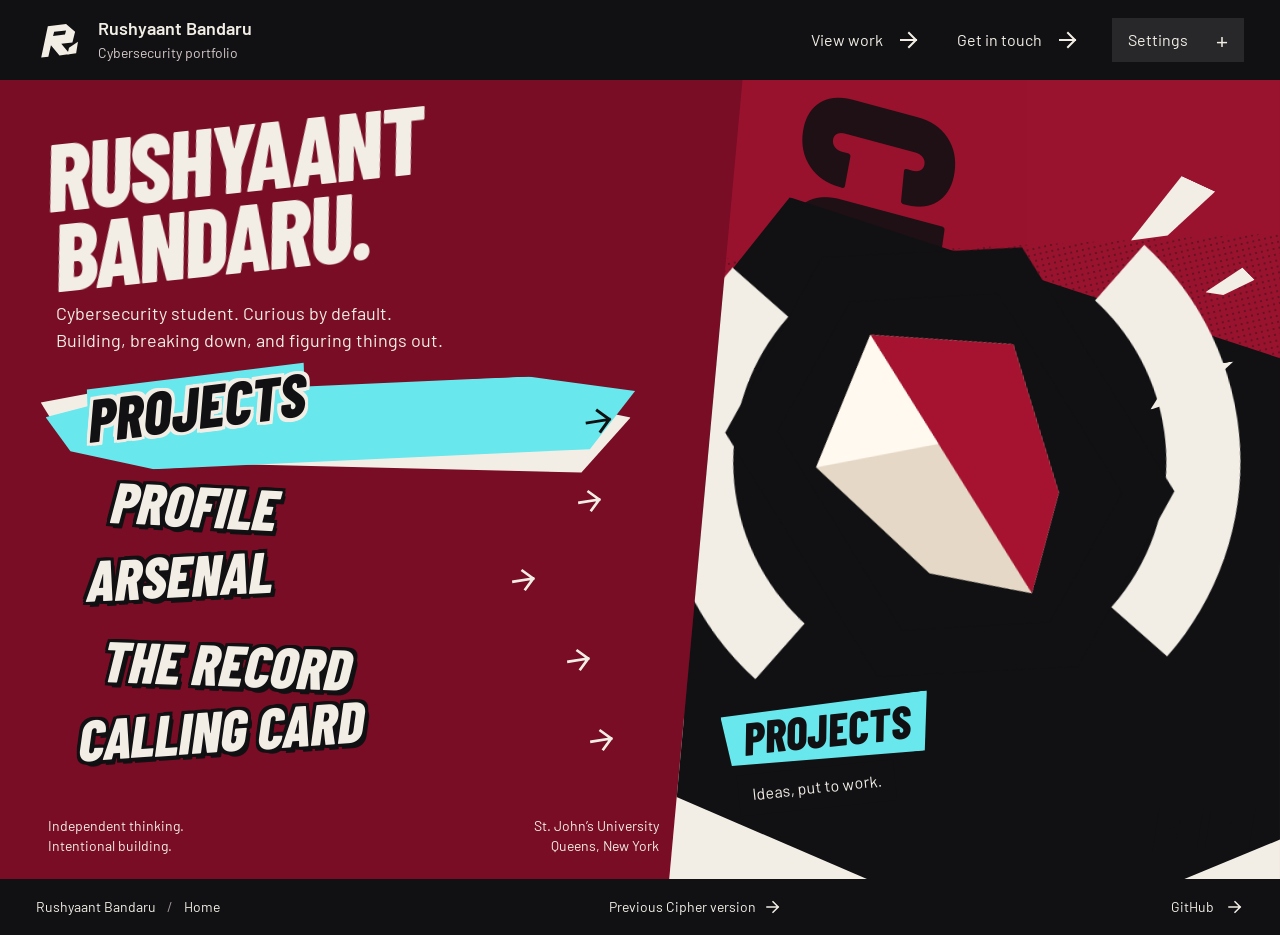
<file: index.html>
<!doctype html>
<html lang="en">
  <head>
    <meta http-equiv="Content-Security-Policy" content="default-src &#39;self&#39;; script-src &#39;self&#39;; style-src &#39;self&#39; &#39;unsafe-inline&#39;; img-src &#39;self&#39; data: blob:; font-src &#39;self&#39;; connect-src &#39;self&#39;; worker-src &#39;self&#39; blob:; object-src &#39;none&#39;; base-uri &#39;self&#39;; form-action &#39;none&#39;">

    <meta charset="UTF-8" />
    <link rel="icon" type="image/svg+xml" href="./favicon.svg" />
    <meta name="viewport" content="width=device-width, initial-scale=1.0" />
    <meta name="description" content="Rushyaant Bandaru’s cybersecurity portfolio. Explore projects in cryptanalysis, network reconnaissance, AI-assisted review and cloud data engineering." />
    <meta name="theme-color" content="#99132e" />
    <link rel="preload" href="./fonts/BarlowCondensed-ExtraBoldItalic.woff2" as="font" type="font/woff2" crossorigin />
    <title>Rushyaant Bandaru | Cybersecurity Portfolio</title>
    <script type="module" crossorigin src="./assets/main-iotNFMV8.js"></script>
    <link rel="modulepreload" crossorigin href="./assets/preload-helper-D_z7_XDc.js">
    <link rel="modulepreload" crossorigin href="./assets/App-CX-QZ05d.js">
    <link rel="stylesheet" crossorigin href="./assets/App-B17qGGyk.css">
  </head>
  <body>
    <noscript><main><h1>Rushyaant Bandaru</h1><p>Cybersecurity student at St. John’s University. This interactive portfolio needs JavaScript.</p><p><a href="https://github.com/Rushyaant">Explore my GitHub projects</a> or <a href="mailto:rushyaant2007@gmail.com">email Rushyaant</a>.</p></main></noscript>
    <div id="root"></div>
  </body>
</html>
</file>
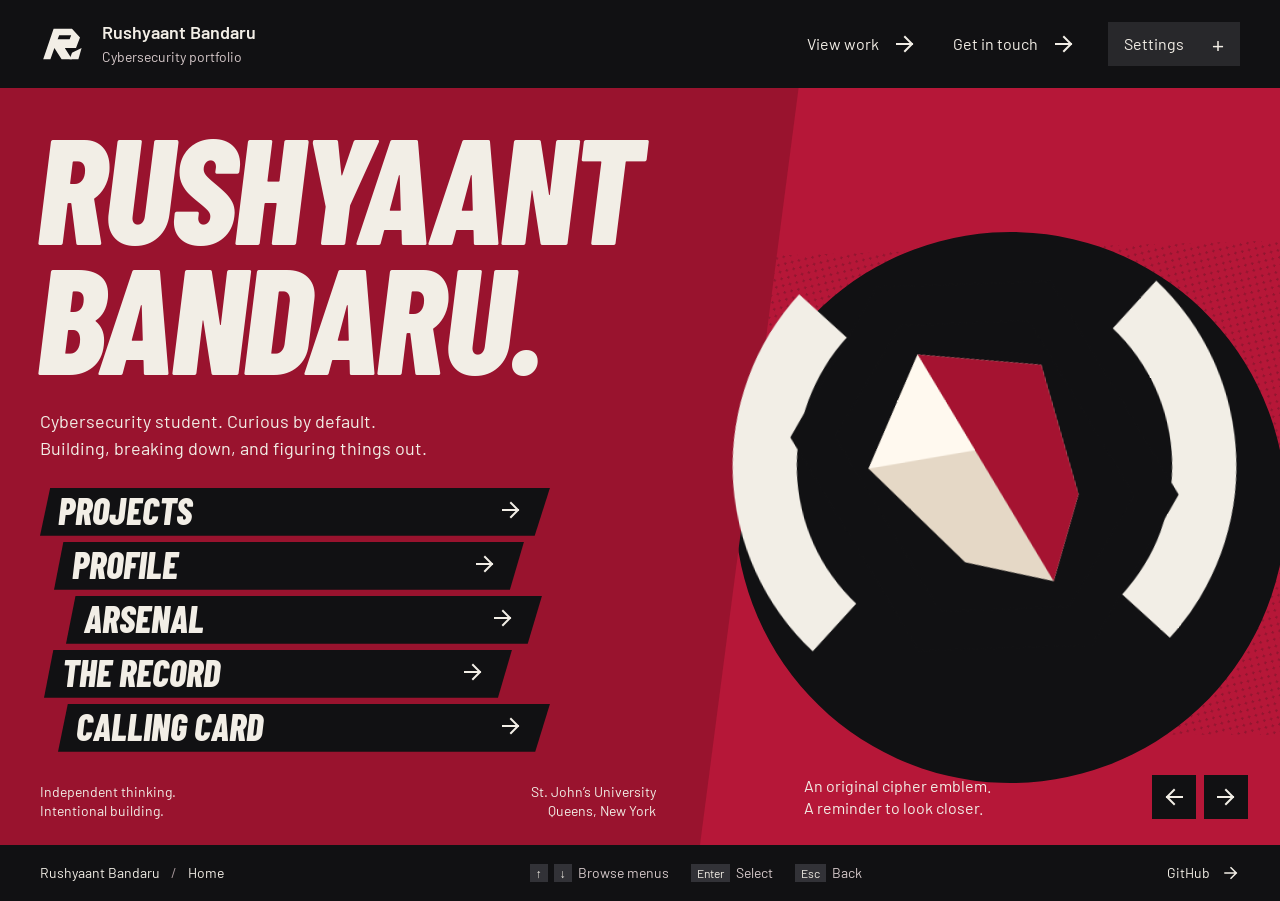
<file: cipher.html>
<!doctype html>
<html lang="en">
  <head>
    <meta http-equiv="Content-Security-Policy" content="default-src &#39;self&#39;; script-src &#39;self&#39;; style-src &#39;self&#39; &#39;unsafe-inline&#39;; img-src &#39;self&#39; data: blob:; font-src &#39;self&#39;; connect-src &#39;self&#39;; worker-src &#39;self&#39; blob:; object-src &#39;none&#39;; base-uri &#39;self&#39;; form-action &#39;none&#39;">

    <meta charset="UTF-8" />
    <link rel="icon" type="image/svg+xml" href="./favicon.svg" />
    <meta name="viewport" content="width=device-width, initial-scale=1.0" />
    <meta name="description" content="Rushyaant Bandaru’s cybersecurity portfolio. Explore projects in cryptanalysis, network reconnaissance, AI-assisted review and cloud data engineering." />
    <meta name="theme-color" content="#99132e" />
    <link rel="preload" href="./fonts/BarlowCondensed-ExtraBoldItalic.woff2" as="font" type="font/woff2" crossorigin />
    <title>Cipher comparison | Rushyaant Bandaru</title>
    <script type="module" crossorigin src="./assets/cipher-BwISREv_.js"></script>
    <link rel="modulepreload" crossorigin href="./assets/preload-helper-D_z7_XDc.js">
    <link rel="stylesheet" crossorigin href="./assets/cipher-C68ujOno.css">
  </head>
  <body>
    <noscript><main><h1>Rushyaant Bandaru</h1><p>Cybersecurity student at St. John’s University. This interactive portfolio needs JavaScript.</p><p><a href="https://github.com/Rushyaant">Explore my GitHub projects</a> or <a href="mailto:rushyaant2007@gmail.com">email Rushyaant</a>.</p></main></noscript>
    <div id="root"></div>
  </body>
</html>
</file>
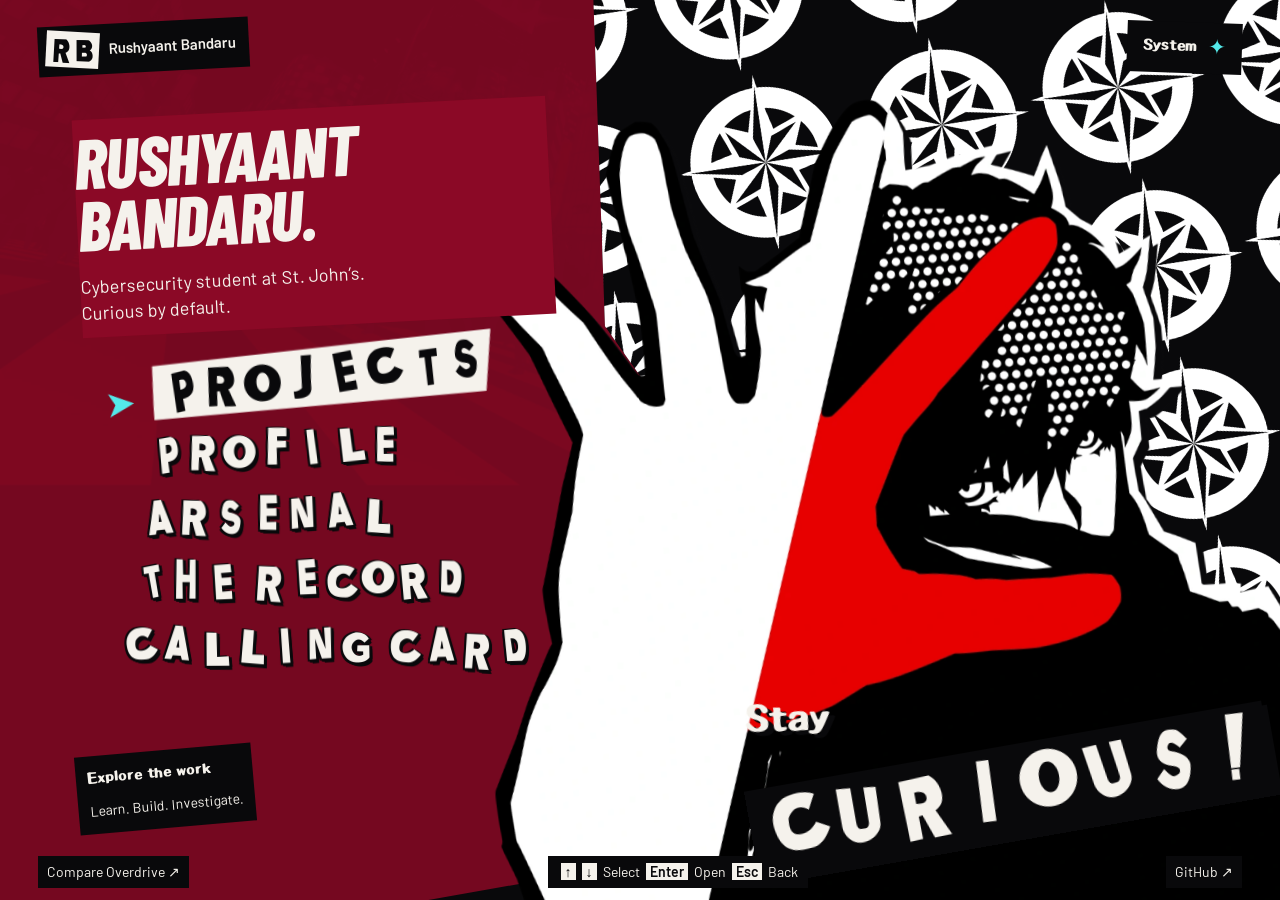
<file: royal-before.html>
<!doctype html>
<html lang="en">
  <head>
    <meta http-equiv="Content-Security-Policy" content="default-src &#39;self&#39;; script-src &#39;self&#39;; style-src &#39;self&#39; &#39;unsafe-inline&#39;; img-src &#39;self&#39; data: blob:; font-src &#39;self&#39;; connect-src &#39;self&#39;; worker-src &#39;self&#39; blob:; object-src &#39;none&#39;; base-uri &#39;self&#39;; form-action &#39;none&#39;">

    <meta charset="UTF-8" />
    <meta name="viewport" content="width=device-width, initial-scale=1.0" />
    <meta name="theme-color" content="#8b0926" />
    <meta name="description" content="Rushyaant Bandaru’s cybersecurity portfolio. A local Persona menu study with projects, experience and a Calling Card." />
    <title>Rushyaant Bandaru / Royal before Study</title>
    <link rel="preload" href="./royal-assets/PersonaMenu.woff2" as="font" type="font/woff2" crossorigin />
    <script type="module" crossorigin src="./assets/royalBefore-B3Uzujbn.js"></script>
    <link rel="modulepreload" crossorigin href="./assets/preload-helper-D_z7_XDc.js">
    <link rel="modulepreload" crossorigin href="./assets/App-CX-QZ05d.js">
    <link rel="stylesheet" crossorigin href="./assets/App-B17qGGyk.css">
    <link rel="stylesheet" crossorigin href="./assets/royalBefore-DEp_LaBP.css">
  </head>
  <body>
    <noscript><main><h1>Rushyaant Bandaru</h1><p>Cybersecurity student at St. John’s University.</p><a href="https://github.com/Rushyaant">GitHub projects</a> · <a href="mailto:rushyaant2007@gmail.com">Email Rushyaant</a></main></noscript>
    <div id="root"></div>
  </body>
</html>
</file>
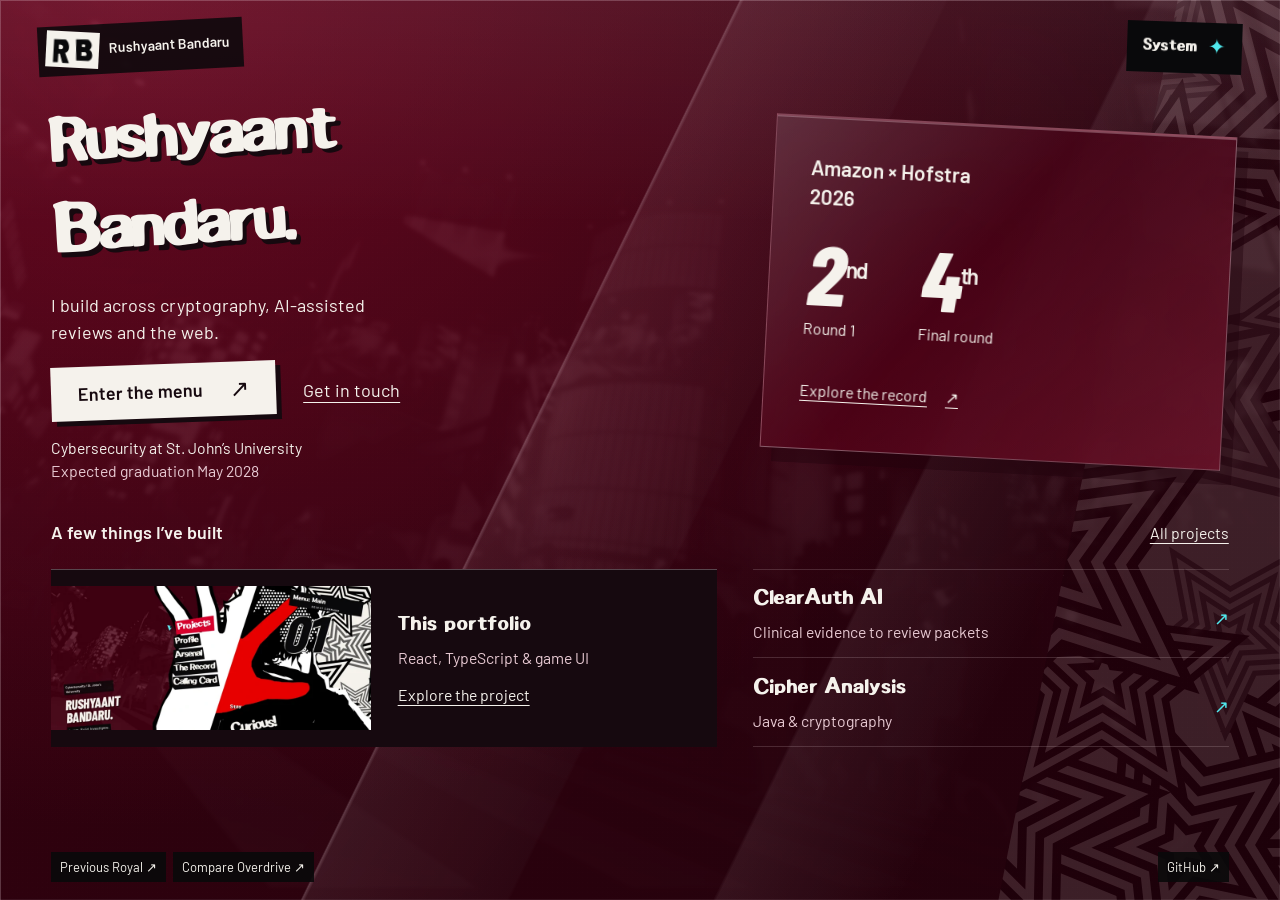
<file: royal.html>
<!doctype html>
<html lang="en">
  <head>
    <meta http-equiv="Content-Security-Policy" content="default-src &#39;self&#39;; script-src &#39;self&#39;; style-src &#39;self&#39; &#39;unsafe-inline&#39;; img-src &#39;self&#39; data: blob:; font-src &#39;self&#39;; connect-src &#39;self&#39;; worker-src &#39;self&#39; blob:; object-src &#39;none&#39;; base-uri &#39;self&#39;; form-action &#39;none&#39;">

    <meta charset="UTF-8" />
    <meta name="viewport" content="width=device-width, initial-scale=1.0, viewport-fit=cover" />
    <meta name="theme-color" content="#8b0926" />
    <meta name="description" content="Rushyaant Bandaru’s cybersecurity portfolio: competition results, cryptography, AI-assisted clinical reviews and an interactive game-inspired web experience." />
    <title>Rushyaant Bandaru / Cybersecurity Portfolio</title>
    <link rel="preload" href="./royal-assets/P5Hatty.woff2" as="font" type="font/woff2" crossorigin />
    <link rel="preload" href="./royal-assets/PersonaMenu.woff2" as="font" type="font/woff2" crossorigin />
    <script type="module" crossorigin src="./assets/royal-ByelDyQZ.js"></script>
    <link rel="modulepreload" crossorigin href="./assets/preload-helper-D_z7_XDc.js">
    <link rel="modulepreload" crossorigin href="./assets/App-CX-QZ05d.js">
    <link rel="stylesheet" crossorigin href="./assets/App-B17qGGyk.css">
    <link rel="stylesheet" crossorigin href="./assets/royal-CA8X-Kq6.css">
  </head>
  <body>
    <noscript><main><h1>Rushyaant Bandaru</h1><p>Cybersecurity student at St. John’s University.</p><a href="https://github.com/Rushyaant">GitHub projects</a> · <a href="mailto:rushyaant2007@gmail.com">Email Rushyaant</a></main></noscript>
    <div id="root"></div>
  </body>
</html>
</file>
<file: assets/App-B17qGGyk.css>
@font-face{font-family:Barlow;src:url(../fonts/Barlow-Regular.woff2)format("woff2");font-weight:400;font-style:normal;font-display:swap}@font-face{font-family:Barlow;src:url(../fonts/Barlow-SemiBold.woff2)format("woff2");font-weight:600 900;font-style:normal;font-display:swap}@font-face{font-family:Barlow Condensed;src:url(../fonts/BarlowCondensed-ExtraBoldItalic.woff2)format("woff2");font-weight:800;font-style:italic;font-display:swap}:root{color:#f2eee6;font-synthesis:none;text-rendering:optimizelegibility;-webkit-font-smoothing:antialiased;--ink:#111113;--paper:#f2eee6;--crimson:#99132e;--red:#b61738;--muted:#d6c9ca;--ease:cubic-bezier(.16,1,.3,1);--lightningcss-light: ;--lightningcss-dark:initial;color-scheme:dark;scrollbar-color:var(--red) var(--ink);background:#111113;font-family:Barlow,Arial,sans-serif;font-size:18px;line-height:1.55}*{box-sizing:border-box}body{min-width:320px;margin:0}button,input,textarea{font:inherit}button,a,input,textarea{-webkit-tap-highlight-color:transparent}button,a{touch-action:manipulation}button{cursor:pointer}a{color:inherit;text-underline-offset:5px}button{color:inherit}svg{display:block}button svg,a svg{flex:none}button:disabled{cursor:default;opacity:.65}a:focus-visible,button:focus-visible,input:focus-visible,textarea:focus-visible{outline-offset:5px;outline:3px solid #efbd5a}h1:focus{outline:none}h1,h2,h3,p,figure{margin:0}h1,h2,h3{text-wrap:balance}h1{text-transform:uppercase;letter-spacing:-.025em;font-family:Barlow Condensed,Arial,sans-serif;font-style:italic;font-weight:800;line-height:.86}h2,h3{font-weight:600;line-height:1.15}p{max-width:70ch}button{border:0}::selection{color:#99132e;background:#f2eee6}input,textarea{caret-color:var(--red)}.arrow{width:24px;height:24px}.arrow.back{transform:rotate(180deg)}@media (prefers-reduced-motion:reduce){*,:before,:after{scroll-behavior:auto!important;transition:none!important;animation:none!important}}[data-still=true] *,[data-still=true] :before,[data-still=true] :after{scroll-behavior:auto!important;transition:none!important;animation:none!important}.portfolio{flex-direction:column;min-height:100svh;display:flex;overflow:clip}.skip-link{z-index:100;background:var(--paper);color:var(--ink);padding:12px 20px;position:fixed;top:12px;left:20px;transform:translateY(-160%)}.skip-link:focus{transform:none}.masthead{z-index:20;background:var(--ink);flex:none;justify-content:space-between;align-items:center;gap:32px;height:88px;padding:0 40px;display:flex;position:relative}.brand{align-items:center;gap:14px;font-size:18px;font-weight:600;line-height:1.2;text-decoration:none;display:flex}.brand>svg{width:48px;height:42px}.brand-role{color:var(--muted);margin-top:5px;font-size:14px;font-weight:400;display:block}.header-links{gap:36px;margin-left:auto;display:flex}.header-links a{align-items:center;gap:14px;font-size:16px;text-decoration:none;display:flex}.header-links a:hover{text-decoration:underline}.settings-toggle{background:#28282b;align-items:center;gap:28px;padding:10px 16px;font-size:16px;display:flex}.settings-toggle:hover{background:#414145}.settings-toggle span{font-size:24px;line-height:1}.settings-panel{background:var(--paper);width:315px;color:var(--ink);padding:28px;position:absolute;top:76px;right:40px;box-shadow:0 16px 48px #0006}.settings-panel h2{margin-bottom:22px;font-size:24px}.settings-panel button{width:100%;min-height:48px;color:var(--ink);text-align:left;background:#e0d8cf;align-items:center;gap:12px;margin-top:10px;padding:10px 12px;font-size:16px;display:flex}.settings-panel svg{width:24px}.settings-panel button b{margin-left:auto}.settings-panel p{margin-top:14px;font-size:14px}.app-main{background:var(--crimson);flex:1;min-width:0;position:relative}.screen{min-width:0;position:relative}.is-home{display:flex}.screen-home{width:100%;display:flex}.route-wipe{z-index:10;background:var(--paper);height:100svh;animation:panel-cut .48s var(--ease) both;pointer-events:none;position:absolute;inset:0 0 auto;transform:translate(calc(-100% - 100vh))skew(-15deg)}@keyframes panel-cut{0%{transform:translate(calc(-100% - 100vh))skew(-15deg)}35%{transform:translate(-5%)skew(-15deg)}to{transform:translate(calc(100% + 100vh))skew(-15deg)}}.home-layout{isolation:isolate;grid-template-rows:auto 1fr auto;grid-template-columns:55% 45%;width:100%;min-height:calc(100svh - 144px);padding:32px 40px 24px;display:grid;position:relative}.home-intro{z-index:2;padding:0 0 22px;position:relative}.home-intro h1{white-space:nowrap;animation:name-enter .65s var(--ease) both;font-size:clamp(88px,11.8vw,185px);transform:translate(-.025em)}.home-description{animation:copy-enter .65s 80ms var(--ease) both;margin-top:28px;font-size:18px;line-height:1.5}@keyframes name-enter{0%{opacity:.6;transform:translate(22px)}to{opacity:1;transform:translate(-.025em)}}@keyframes copy-enter{0%{opacity:.7;transform:translateY(12px)}to{opacity:1;transform:translateY(0)}}.main-menu a{text-decoration:none}.home-menu{z-index:3;align-content:start;gap:6px;max-width:540px;padding:4px 30px 24px 0;display:grid;position:relative}.menu-link{min-height:48px;transition:transform .16s var(--ease),background-color .16s var(--ease),color .16s var(--ease);justify-content:space-between;align-items:center;gap:16px;padding:4px 24px 7px 18px;display:flex;position:relative}.home-menu .menu-link{background:var(--ink);clip-path:polygon(2% 0,100% 0,97% 100%,0 100%);animation:menu-arrive .5s var(--ease) both}.home-menu .menu-link:nth-child(2){margin-left:14px;margin-right:26px;animation-delay:50ms}.home-menu .menu-link:nth-child(3){margin-left:26px;margin-right:8px;animation-delay:.1s}.home-menu .menu-link:nth-child(4){margin-left:4px;margin-right:38px;animation-delay:.15s}.home-menu .menu-link:nth-child(5){margin-left:18px;animation-delay:.2s}.menu-label{text-transform:uppercase;font-family:Barlow Condensed,Arial,sans-serif;font-size:37px;font-style:italic;font-weight:800;line-height:1}.home-menu .arrow{width:30px}.menu-link:hover,.menu-link:focus-visible,.menu-link.selected{background:var(--paper);color:var(--ink);transform:translate(7px)}.home-menu .menu-link:focus-visible{clip-path:none}@keyframes menu-arrive{0%{opacity:.5;transform:translate(-20px)}to{opacity:1;transform:translate(0)}}.cipher-art{isolation:isolate;flex-direction:column;grid-area:1/2/4;justify-content:center;align-items:center;min-width:0;min-height:570px;margin:-32px -40px -24px 0;display:flex;position:relative}.cipher-field{z-index:-1;background:var(--red);clip-path:polygon(17% 0,100% 0,100% 100%,0 100%);position:absolute;inset:0;overflow:hidden}.cipher-field:after{content:"";opacity:.22;clip-path:polygon(0 0,100% 20%,100% 100%,14% 80%);background-image:radial-gradient(#111113 1.25px,#0000 1.25px);background-size:7px 7px;position:absolute;inset:12% -15% 4% 5%;transform:rotate(-13deg)}.cipher-disc{aspect-ratio:1;background:var(--ink);border-radius:50%;width:95%;position:absolute;top:19%;left:6%;transform:rotate(-15deg)}.cipher-word{color:#701226;font-family:Barlow Condensed,Arial,sans-serif;font-size:clamp(90px,10vw,160px);font-style:italic;font-weight:800;line-height:.81;position:absolute;top:5%;left:13%;transform:rotate(-9deg)}.cipher-object{aspect-ratio:1;z-index:1;width:115%;max-height:650px;animation:object-arrive .85s var(--ease) both;position:relative;left:-1%;transform:rotate(-7deg)}.cipher-object>div,.cipher-fallback{width:100%!important;height:100%!important}.cipher-object canvas{pointer-events:none;display:block}@keyframes object-arrive{0%{opacity:.5;transform:translateY(28px)rotate(7deg)}to{opacity:1;transform:translateY(0)rotate(-7deg)}}.cipher-caption{z-index:2;justify-content:space-between;align-items:center;gap:20px;display:flex;position:absolute;bottom:26px;left:18%;right:32px}.cipher-caption p{max-width:230px;font-size:16px;line-height:1.35}.rotate-controls{gap:8px;display:flex}.rotate-controls button{background:var(--ink);place-items:center;width:44px;height:44px;display:grid}.rotate-controls button:hover{background:var(--paper);color:var(--ink)}.home-signoff{z-index:2;justify-content:space-between;align-self:end;gap:24px;padding:6px 44px 0 0;font-size:14px;line-height:1.4;display:flex;position:relative}.home-signoff span:last-child{text-align:right}.control-bar{background:var(--ink);flex:none;justify-content:space-between;align-items:center;gap:24px;height:56px;padding:0 40px;font-size:14px;display:flex}.control-bar>a{align-items:center;gap:12px;text-decoration:none;display:flex}.control-bar>a .arrow{width:18px}.keyboard-hints{color:var(--muted);gap:22px;display:flex}.keyboard-hints>span{align-items:center;gap:6px;display:flex}kbd{font:inherit;color:var(--paper);text-align:center;background:#323237;min-width:18px;padding:0 6px;font-size:12px}.footer-identity>span{color:#a8999c;padding:0 8px}.is-inner{grid-template-columns:250px minmax(0,1fr);display:grid}.menu-rail{background:var(--crimson);flex-direction:column;padding:35px 24px 28px;display:flex;position:relative;overflow:hidden}.rail-menu{z-index:2;gap:8px;display:grid;position:sticky;top:24px}.rail-menu .return-home{align-items:center;gap:10px;min-height:44px;margin-bottom:30px;padding-left:10px;font-size:16px;display:flex}.rail-menu .return-home:hover{text-decoration:underline}.rail-menu .menu-link{min-height:55px;padding:10px 10px 12px}.rail-menu .menu-label{font-size:32px}.rail-menu .arrow{width:19px}.rail-menu .selected{clip-path:polygon(3% 0,100% 0,96% 100%,0 100%)}.rail-signature{text-transform:uppercase;color:#6c0d21;-webkit-user-select:none;user-select:none;margin-top:auto;padding-top:110px;font-family:Barlow Condensed,Arial,sans-serif;font-size:88px;font-style:italic;font-weight:800;line-height:.83;transform:rotate(-8deg)}.rail-note{margin-top:28px;font-size:14px}.is-inner .screen{background:var(--paper);color:var(--ink);min-height:calc(100svh - 144px);padding:44px 40px 56px;overflow:clip}.section-title{justify-content:space-between;align-items:flex-end;gap:24px;margin-bottom:38px;display:flex}.section-title h1{max-width:700px;font-size:clamp(58px,6.9vw,100px)}.section-title>p{max-width:240px;font-size:16px;line-height:1.4}.project-shop{grid-template-columns:minmax(200px,.74fr) minmax(0,1.55fr);gap:28px;display:grid}.project-inventory{flex-direction:column;gap:9px;display:flex}.inventory-item{min-height:88px;transition:transform .16s var(--ease),background-color .16s var(--ease);background:#e2dcd3;justify-content:space-between;align-items:center;gap:10px;padding:17px 18px;text-decoration:none;display:flex}.inventory-item b{font-size:21px;font-weight:600;line-height:1.1;display:block}.inventory-item small{margin-top:8px;font-size:14px;line-height:1.3;display:block}.inventory-item .arrow{width:20px}.inventory-item:hover{background:#d6cdc2;transform:translate(5px)}.inventory-item.chosen{background:var(--ink);color:var(--paper);clip-path:polygon(0 0,100% 0,96% 100%,0 100%)}.inventory-item:focus-visible{clip-path:none}.project-detail{min-width:0;animation:copy-enter .28s var(--ease) both}.project-visual{background:var(--crimson);color:var(--paper);position:relative;overflow:hidden}.project-visual:before{content:"";background:var(--red);width:70%;height:200%;position:absolute;top:-50%;right:-18%;transform:rotate(28deg)}.project-visual svg{width:100%;height:auto;position:relative}.project-visual figcaption{padding:0 24px 18px;font-size:16px;position:relative}.project-copy{padding-top:24px}.project-copy h2{font-size:32px}.project-hook{margin-top:10px;font-size:20px}.tool-list{flex-wrap:wrap;gap:6px 12px;margin:20px 0;padding:0;list-style:none;display:flex}.tool-list li{background:#e2dcd3;padding:3px 9px;font-size:14px;font-weight:600}.project-copy>p:not(.project-hook){margin-top:18px;font-size:17px}.action{background:var(--ink);color:var(--paper);min-height:52px;transition:transform .16s var(--ease),background-color .16s var(--ease);text-align:left;justify-content:space-between;align-items:center;gap:30px;margin-top:24px;padding:14px 20px;font-size:17px;font-weight:600;text-decoration:none;display:inline-flex}.action:hover{background:var(--crimson);transform:translateY(-2px)}.action:active{transform:scaleY(.97)scaleX(1.01)}.text-link{color:inherit;text-underline-offset:5px;background:0 0;align-items:center;gap:12px;min-height:44px;padding:5px 0;font-size:16px;text-decoration:underline;display:inline-flex}.text-link:hover{color:var(--crimson)}.project-source{margin-top:18px}.project-source a{align-items:center;gap:12px;font-size:16px;display:inline-flex}.source-note{line-height:1.5;font-size:14px!important}.case-study{margin-top:28px}.case-study h3{margin:28px 0 12px;font-size:22px}.case-study p,.case-study li{font-size:17px}.case-study ol{padding-left:22px}.case-study li+li{margin-top:14px}.profile-layout{grid-template-columns:.9fr 1.2fr;gap:40px;display:grid}.profile-statement{background:var(--crimson);color:var(--paper);clip-path:polygon(0 0,100% 3%,94% 100%,0 97%);justify-content:center;align-items:center;min-height:450px;padding:38px 24px;display:flex}.profile-statement span{font-family:Barlow Condensed,Arial,sans-serif;font-size:clamp(65px,6.8vw,110px);font-style:italic;font-weight:800;line-height:.9;transform:rotate(-7deg)}.profile-copy h2{margin-bottom:24px;font-size:32px}.profile-copy>p+p{margin-top:20px}.facts{gap:20px;margin:30px 0 0;display:grid}.facts div{background:#e2dcd3;grid-template-columns:155px 1fr;gap:12px;padding:12px 15px;display:grid}.facts dt{font-size:15px}.facts dd{margin:0;font-size:16px;font-weight:600}.skills-layout{grid-template-columns:1.2fr 1fr;gap:40px;display:grid}.skill-groups article+article{margin-top:44px}.skill-groups h2{font-size:26px}.skill-groups ul{margin:22px 0 0;padding:0;list-style:none}.skill-groups li{text-transform:uppercase;background:#e2dcd3;margin-top:6px;padding:9px 16px;font-family:Barlow Condensed,Arial,sans-serif;font-size:clamp(30px,3.3vw,48px);font-style:italic;font-weight:800;line-height:1.2}.training{background:var(--crimson);color:var(--paper);padding:32px}.training h2{text-transform:uppercase;font-family:Barlow Condensed,Arial,sans-serif;font-size:58px;font-style:italic;line-height:.95}.training>p{margin-top:16px;font-size:16px}.training ul{margin:28px 0;padding:0;list-style:none}.training li{padding:22px 0}.training li+li{border-top:2px solid #c74c66}.training h3{font-size:22px}.training li p{margin-top:10px;font-size:16px}.training .text-link:hover{color:var(--paper)}.record-layout{grid-template-columns:1.3fr 1fr;gap:40px;display:grid}.timeline article{padding:25px 0}.timeline article:first-child{padding-top:0}.timeline article+article{border-top:3px solid #d7cec2}.timeline h2{font-size:26px}.timeline p{margin-top:16px;font-size:17px}.timeline .record-date{color:#55454a;margin-top:10px;font-size:15px}.competition{background:var(--crimson);color:var(--paper);margin-bottom:10px;padding:30px!important}.competition h2{font-size:24px}.competition .competition-result{text-transform:uppercase;margin-top:24px;font-family:Barlow Condensed,Arial,sans-serif;font-size:clamp(35px,4vw,58px);font-style:italic;line-height:1}.record-aside{background:#e2dcd3;padding:28px}.record-aside h2{font-size:28px}.course-list{margin:22px 0 32px;padding:0;list-style:none}.course-list li{margin:24px 0}.course-list b,.course-list span{display:block}.course-list b{font-size:18px;line-height:1.3}.course-list span{margin-top:6px;font-size:15px;line-height:1.4}.resume-actions h3{font-size:26px}.resume-actions p{margin-top:14px;font-size:16px}.resume-actions .action{gap:8px;width:100%;padding:14px;font-size:16px}.resume-actions .text-link{margin-top:14px}.contact-layout{grid-template-columns:1fr 1.1fr;gap:48px;display:grid}.contact-intro h2{text-transform:uppercase;font-family:Barlow Condensed,Arial,sans-serif;font-size:clamp(40px,4.5vw,66px);font-style:italic;line-height:.95}.contact-intro>p{margin-top:24px}.contact-links{flex-direction:column;align-items:flex-start;gap:10px;margin-top:28px;display:flex}.contact-links a{align-items:center;gap:18px;min-height:44px;font-size:21px;font-weight:600;text-decoration:none;display:flex}.contact-links a:hover{text-decoration:underline}.privacy-note{background:#e2dcd3;padding:20px;font-size:16px}.calling-card{background:var(--ink);color:var(--paper);padding:30px}.calling-card h2{margin-bottom:26px;font-size:28px}.calling-card form{flex-direction:column;display:flex}.calling-card label{margin:16px 0 8px;font-size:16px;font-weight:600}.calling-card label:first-child{margin-top:0}.calling-card input,.calling-card textarea{width:100%;color:var(--ink);resize:vertical;background:#f2eee6;border:2px solid #0000;border-radius:0;padding:11px 13px;font-size:17px}.calling-card input::placeholder,.calling-card textarea::placeholder{color:#685b60;opacity:1}.calling-card input:focus,.calling-card textarea:focus{border-color:#efbd5a}.calling-card form>p{margin-top:16px;font-size:14px}.calling-card .action{background:var(--paper);color:var(--ink);margin-top:20px}.calling-card .action:hover{background:#e4d5c4}.card-preview{background:var(--crimson);color:var(--paper);overflow-wrap:anywhere;margin-top:28px;padding:24px}.card-preview h3{font-size:24px}.card-preview p{margin-top:16px;font-size:16px}.preview-text{white-space:pre-wrap}.card-preview .text-link:hover{color:var(--paper)}@media (width>=1600px){.home-layout{max-width:1800px;margin:auto}.is-inner{grid-template-columns:280px 1fr}.is-inner .screen{padding:55px 60px}.menu-rail{padding-left:32px;padding-right:32px}.home-intro h1{font-size:190px}}@media (width<=1150px){.masthead{padding-inline:28px}.home-layout{grid-template-columns:56% 44%;padding-inline:28px}.home-intro h1{font-size:11.4vw}.home-description{font-size:17px}.cipher-art{margin-right:-28px}.cipher-object{width:128%}.cipher-caption{left:12%;right:20px}.cipher-caption p{font-size:14px}.home-signoff{padding-right:25px}.control-bar{padding-inline:28px}.is-inner{grid-template-columns:210px 1fr}.menu-rail{padding:32px 16px}.rail-menu .menu-label{font-size:28px}.is-inner .screen{padding:36px 28px 48px}.section-title{display:block}.section-title>p{max-width:none;margin-top:18px}.project-shop{grid-template-columns:190px 1fr;gap:20px}.inventory-item{padding:15px 12px}.inventory-item b{font-size:18px}.profile-layout,.skills-layout,.record-layout,.contact-layout{gap:28px}.facts div{grid-template-columns:1fr;gap:5px}.training,.record-aside{padding:24px}.contact-intro h2{font-size:45px}.calling-card{padding:24px}.keyboard-hints{gap:14px}}@media (width<=900px){.header-links{gap:24px}.brand-role{font-size:13px}.masthead{height:80px}.header-links a{font-size:15px}.settings-toggle{gap:14px}.home-layout{grid-template-columns:57% 43%;min-height:calc(100svh - 136px);padding-top:28px}.home-menu .menu-label{font-size:34px}.home-menu{padding-right:20px}.home-description br{display:none}.cipher-art{min-height:530px;margin-top:-28px}.cipher-object{width:146%}.cipher-caption{bottom:100px;left:7%}.cipher-caption p{background:var(--ink);padding:12px}.cipher-word{font-size:100px;top:9%;left:2%}.cipher-disc{width:130%;left:0}.home-signoff{gap:15px;font-size:13px}.is-inner{display:block}.menu-rail{background:var(--crimson);padding:0 24px;overflow:visible}.rail-menu{scrollbar-width:thin;gap:0;padding:12px 0;display:flex;position:static;overflow-x:auto}.rail-menu .return-home{flex:none;min-height:44px;margin:0;padding:5px 14px}.rail-menu .return-home .arrow{display:none}.rail-menu .menu-link{flex:none;min-height:44px;padding:10px 14px}.rail-menu .menu-label{text-transform:none;font-family:Barlow,Arial,sans-serif;font-size:16px;font-style:normal;font-weight:600}.rail-menu .arrow,.rail-signature,.rail-note{display:none}.rail-menu .selected{clip-path:none}.rail-menu .menu-link:hover,.rail-menu .menu-link:focus-visible,.rail-menu .selected{transform:none}.is-inner .screen{min-height:calc(100svh - 204px);padding:32px 28px 44px}.section-title h1{font-size:76px}.section-title{margin-bottom:28px}.profile-statement{min-height:400px}.profile-copy h2{font-size:28px}.profile-statement span{font-size:76px}.contact-layout{gap:24px}.contact-intro h2{font-size:43px}.keyboard-hints{display:none}.settings-panel{right:28px}}@media (width<=600px){:root{font-size:17px}.masthead{gap:12px;height:76px;padding:0 20px}.brand>svg{width:38px;height:36px}.brand{gap:9px;font-size:15px}.brand-role{margin-top:4px;font-size:12px}.header-links{display:none}.settings-toggle{gap:12px;padding:9px 11px;font-size:14px}.settings-panel{width:auto;top:68px;left:20px;right:20px}.home-layout{grid-template-rows:auto auto auto;grid-template-columns:1fr;min-height:calc(100svh - 128px);padding:24px 20px 22px;overflow:hidden}.home-intro{z-index:2;padding-bottom:22px}.home-intro h1{white-space:nowrap;font-size:18.8vw;line-height:.88}.home-description{max-width:285px;margin-top:22px;font-size:16px;line-height:1.45}.home-menu{grid-area:2/1;gap:7px;width:84%;max-width:380px;padding:0 0 28px}.home-menu .menu-link{min-height:48px;padding:7px 19px 9px 16px}.home-menu .menu-label{font-size:30px}.home-menu .menu-link:nth-child(2){margin-left:8px;margin-right:20px}.home-menu .menu-link:nth-child(3){margin-left:15px;margin-right:8px}.home-menu .menu-link:nth-child(4){margin-left:3px;margin-right:22px}.home-menu .menu-link:nth-child(5){margin-left:10px}.home-menu .arrow{width:25px}.cipher-art{z-index:0;pointer-events:none;opacity:.45;width:380px;height:420px;min-height:0;margin:0;position:absolute;top:130px;right:-155px}.cipher-field{clip-path:none;background:0 0}.cipher-field:after,.cipher-word,.cipher-caption{display:none}.cipher-disc{background:#780e25;width:90%;top:0;left:15%}.cipher-object{width:110%;max-height:none;left:0}.home-signoff{grid-area:3/1;align-self:end;gap:18px;padding:0;font-size:13px}.home-signoff span:last-child{max-width:140px}.control-bar{gap:12px;height:52px;padding:0 20px;font-size:12px}.footer-identity{max-width:230px}.control-bar>a{gap:6px}.control-bar>a .arrow{width:16px}.is-inner .screen{min-height:calc(100svh - 188px);padding:28px 20px 40px}.menu-rail{padding-inline:20px}.rail-menu{padding:8px 0}.rail-menu .menu-link{padding-inline:12px}.rail-menu .return-home{padding-left:0;padding-right:16px}.section-title h1{font-size:62px;line-height:.93}.section-title>p{max-width:32ch;margin-top:15px;font-size:16px}.project-shop{grid-template-columns:1fr;gap:24px}.project-inventory{grid-template-columns:1fr 1fr;gap:6px;display:grid}.inventory-item{min-height:74px;padding:12px}.inventory-item b{font-size:17px}.inventory-item small{margin-top:6px;font-size:12px}.inventory-item .arrow{width:16px}.inventory-item:last-child{grid-column:1/3}.inventory-item.chosen{clip-path:none}.inventory-item:hover{transform:none}.project-copy{padding-top:22px}.project-copy h2{font-size:29px}.project-hook{font-size:18px}.project-visual figcaption{padding:0 18px 16px;font-size:14px}.tool-list{gap:6px}.tool-list li{font-size:13px}.action{gap:20px;font-size:16px}.profile-layout,.skills-layout,.record-layout,.contact-layout{grid-template-columns:1fr;gap:28px}.profile-statement{clip-path:polygon(0 0,100% 0,95% 100%,0 96%);min-height:190px;padding:22px}.profile-statement span{text-align:center;font-size:52px;transform:rotate(-4deg)}.profile-statement span br{display:none}.profile-statement span br:after{content:" "}.profile-copy h2{font-size:29px}.facts div{grid-template-columns:130px 1fr;gap:12px;padding:13px}.skill-groups li{padding:8px 14px;font-size:34px}.skill-groups article+article{margin-top:32px}.training{padding:28px 24px}.training h2{font-size:54px}.competition .competition-result{font-size:50px}.record-aside{padding:26px}.contact-intro h2{font-size:48px}.contact-layout{gap:32px}.contact-links{gap:5px}.contact-intro>p{margin-top:20px}.calling-card{padding:26px 20px}.calling-card h2{font-size:27px}.calling-card .action{gap:12px}.card-preview{padding:20px}.resume-actions .action{padding:15px}.route-wipe{animation-duration:.32s}}@media (width<=360px){.brand{font-size:14px}.brand>svg{width:30px}.brand-role{font-size:11px}.home-description{max-width:250px}.home-menu{width:92%}.home-menu .menu-label{font-size:29px}.home-signoff{font-size:12px}.section-title h1{font-size:53px}.project-inventory{grid-template-columns:1fr}.inventory-item:last-child{grid-column:auto}.inventory-item{min-height:65px}.facts div{grid-template-columns:1fr}.contact-intro h2{font-size:43px}.footer-identity{max-width:210px}}@media print{.masthead,.control-bar,.menu-rail,.route-wipe,.resume-actions button,.resume-actions a{display:none!important}.portfolio,.app-main,.screen{color:#000!important;background:#fff!important;padding:0!important;display:block!important;overflow:visible!important}.record-layout{display:block}.competition,.record-aside{color:#000!important;background:#fff!important}.record-aside{padding:24px 0}.timeline article{break-inside:avoid}.section-title h1{font-size:48px}}@media (width>=901px){.rail-menu .menu-link:last-child .menu-label{font-size:28px}}@media (width<=600px){.rail-menu{grid-template-columns:repeat(3,minmax(0,1fr));gap:4px;padding:10px 0;display:grid;overflow:visible}.rail-menu .return-home,.rail-menu .menu-link{text-align:center;justify-content:center;margin:0;padding:10px 5px;font-size:14px}.rail-menu .menu-label{font-size:14px}.rail-menu .return-home{min-height:44px}}.rail-signature{color:var(--paper);font-size:56px;transform:none}@media (width<=900px){.home-description{font-size:18px}}@media (width<=600px){.brand-role,.control-bar,.inventory-item small{font-size:13px}}@media (width<=360px){.brand-role{display:none}}.profile-layout,.profile-layout>*{min-width:0}.profile-copy{overflow-wrap:anywhere}@media (width<=600px){.profile-layout{grid-template-columns:minmax(0,1fr)}.profile-statement span{font-size:48px}.profile-statement span br{display:revert}.profile-statement span br:after{content:none}.facts dd{min-width:0}}.overdrive{--cyan:#68e7ec;--deep-red:#780d25;--snap:cubic-bezier(.22,1.32,.42,1);background:var(--ink)}.overdrive .masthead{background:var(--ink);height:80px;padding-inline:36px}.overdrive .brand>svg{transform:rotate(-7deg)}.overdrive .app-main{background:var(--deep-red)}.overdrive .screen{isolation:isolate}.overdrive .screen-home{background:var(--deep-red)}.overdrive .home-layout{grid-template-columns:55% 45%;min-height:calc(100svh - 136px);padding:36px 48px 24px;overflow:hidden}.overdrive .home-intro{z-index:5;padding:0 0 22px}.overdrive .home-intro h1{width:max-content;color:var(--paper);animation:identity-slam .6s var(--snap) both;font-size:clamp(64px,7.4vw,114px);line-height:.84;transform:rotate(-6deg)}.overdrive .home-description{max-width:460px;margin:25px 0 0 8px;font-size:17px}.overdrive .home-menu{gap:12px;max-width:620px;padding:12px 42px 24px 14px}.overdrive .home-menu .menu-link{clip-path:none;min-height:65px;animation:command-slam .55s var(--snap) both;animation-delay:calc(var(--row)*55ms + 90ms);transform-origin:0;background:0 0;margin:0;padding:4px 16px 6px}.overdrive .home-menu .menu-link:nth-child(2){margin-left:34px;margin-right:4px}.overdrive .home-menu .menu-link:nth-child(3){margin-left:9px;margin-right:70px}.overdrive .home-menu .menu-link:nth-child(4){margin-left:25px;margin-right:15px}.overdrive .home-menu .menu-link:nth-child(5){margin-left:0;margin-right:-8px}.overdrive .menu-word{min-width:0;transform:rotate(var(--tilt)) skewX(-5deg);transform-origin:0;transition:transform .18s var(--snap);z-index:2;display:block;position:relative}.overdrive .menu-label{white-space:nowrap;color:var(--paper);-webkit-text-stroke:5px var(--ink);paint-order:stroke fill;font-size:clamp(42px,4.5vw,69px);line-height:1;display:block;position:relative}.overdrive .menu-echo{text-transform:uppercase;white-space:nowrap;color:var(--ink);-webkit-text-stroke:8px var(--ink);paint-order:stroke fill;font-family:Barlow Condensed,Arial,sans-serif;font-size:clamp(42px,4.5vw,69px);font-style:italic;font-weight:800;line-height:1;position:absolute;inset:4px auto auto 4px}.overdrive .main-menu .menu-link:hover,.overdrive .main-menu .menu-link:focus-visible,.overdrive .main-menu .menu-link.selected{color:var(--ink);clip-path:none;background:0 0;transform:none}.overdrive .menu-link.targeted .menu-label{color:var(--ink);-webkit-text-stroke:3px var(--paper)}.overdrive .menu-link.targeted .menu-echo{color:var(--paper);-webkit-text-stroke:8px var(--paper)}.overdrive .menu-link.targeted .menu-word{transform:rotate(calc(var(--tilt) - 2deg)) skewX(-5deg) translateX(10px) scale(1.045)}.overdrive .menu-link>.arrow{color:var(--paper);z-index:3;width:32px;height:32px;transition:transform .18s var(--snap);position:relative;transform:rotate(-9deg)}.overdrive .menu-link.targeted>.arrow{color:var(--ink);transform:translate(5px)rotate(-9deg)scale(1.12)}.selection-cursor{pointer-events:none;z-index:1;position:absolute;inset:-5px -10px -7px -16px}.cursor-underprint,.cursor-cutout{clip-path:polygon(0 30%,15% 5%,82% 0,100% 23%,92% 94%,18% 100%,4% 74%);display:block;position:absolute;inset:0}.cursor-underprint{background:var(--paper);transform:translate(-6px,6px)rotate(2deg)}.cursor-cutout{background:var(--cyan);animation:.82s ease-in-out infinite alternate cursor-breathe;transform:rotate(-2deg)}.overdrive .home-signoff{margin-top:12px;padding-right:40px;font-size:14px}.home-scene{isolation:isolate;background:var(--crimson);clip-path:polygon(12% 0,100% 0,100% 100%,0 100%);grid-area:1/2/4;min-width:0;margin:-36px -48px -24px -30px;position:relative}.home-scene:before{content:"CURIOUS";color:var(--ink);writing-mode:vertical-rl;opacity:.9;font-family:Barlow Condensed,Arial,sans-serif;font-size:clamp(130px,17vw,260px);font-style:italic;font-weight:800;line-height:1;position:absolute;top:2%;left:12%;transform:rotate(8deg)}.home-scene:after{content:"";background:var(--paper);z-index:-1;height:50%;position:absolute;inset:auto -10% -20% 0;transform:rotate(-15deg)}.overdrive .home-scene .cipher-art{background:0 0;width:100%;min-height:0;margin:0;position:absolute;inset:0}.overdrive .cipher-field{clip-path:none;background:0 0}.overdrive .cipher-field:after{opacity:.38;background-size:6px 6px;inset:12% -10% 4%}.overdrive .cipher-disc{background:var(--ink);clip-path:polygon(9% 0,92% 9%,100% 76%,65% 100%,0 87%,0 18%);border-radius:0;width:112%;top:21%;left:-3%;transform:rotate(12deg)}.overdrive .home-scene .cipher-object{width:145%;max-height:750px;animation:scene-punch .8s var(--snap) both;margin-top:-36px;left:-4%;transform:rotate(-8deg)}.overdrive .cipher-caption{color:var(--ink);align-items:flex-end;bottom:28px;left:15%;right:28px}.overdrive .cipher-caption>p{display:none}.overdrive .rotate-controls{margin-left:auto}.overdrive .rotate-controls button{transform:skew(-9deg)}.scene-caption{z-index:4;animation:stamp-in .3s var(--snap) both;pointer-events:none;position:absolute;bottom:90px;left:9%;right:25px;transform:rotate(-6deg)}.scene-caption strong{background:var(--cyan);color:var(--ink);text-transform:uppercase;clip-path:polygon(0 9%,100% 0,96% 100%,3% 92%);padding:6px 20px 10px;font-family:Barlow Condensed,Arial,sans-serif;font-size:clamp(32px,3.6vw,55px);font-style:italic;font-weight:800;line-height:.95;display:inline-block}.scene-caption p{background:var(--ink);color:var(--paper);width:max-content;max-width:100%;margin:5px 0 0 10px;padding:8px 14px;font-size:16px}.scene-punctuation{z-index:3;pointer-events:none;position:absolute;inset:0}.scene-punctuation span{background:var(--paper);clip-path:polygon(34% 0,100% 0,56% 75%,0 100%);width:56px;height:80px;animation:punctuate .65s var(--snap) both;position:absolute;top:12%;right:13%;transform:rotate(25deg)}.scene-punctuation span:nth-child(2){width:26px;height:44px;animation-delay:.1s;top:23%;right:6%;transform:rotate(45deg)}.scene-punctuation span:nth-child(3){width:90px;height:35px;animation-delay:.16s;top:36%;right:7%;transform:rotate(-9deg)}.overdrive .is-inner{grid-template-columns:230px minmax(0,1fr)}.overdrive .menu-rail{background:var(--deep-red);padding:32px 18px}.overdrive .rail-menu{gap:19px}.overdrive .rail-menu .menu-link{min-height:47px;padding:5px 8px}.overdrive .rail-menu .menu-label,.overdrive .rail-menu .menu-echo{font-size:30px!important}.overdrive .rail-menu .menu-link>.arrow{width:18px;height:18px}.overdrive .rail-menu .selection-cursor{inset:-4px -5px -6px -8px}.overdrive .rail-menu .targeted .menu-word{transform:rotate(var(--tilt)) translateX(3px)}.overdrive .rail-menu .return-home{color:var(--paper);margin-bottom:22px}.overdrive .rail-signature{color:var(--paper);font-size:66px;transform:rotate(-9deg)}.overdrive .is-inner .screen{background:var(--ink);color:var(--paper);padding:38px 40px 54px}.overdrive .section-title{align-items:center;gap:24px;margin-bottom:40px}.overdrive .section-title h1{-webkit-text-stroke:2px var(--ink);paint-order:stroke fill;font-size:clamp(62px,6.6vw,100px);line-height:.9;transform:rotate(-3deg)}.overdrive .section-title>p{background:var(--crimson);clip-path:polygon(3% 0,100% 0,96% 100%,0 93%);padding:12px 18px}.overdrive .project-shop{grid-template-columns:minmax(220px,.82fr) minmax(0,1.5fr);align-items:start;gap:32px}.overdrive .project-inventory{gap:18px;padding:12px 7px 20px;position:sticky;top:24px}.overdrive .inventory-item{background:var(--paper);color:var(--ink);clip-path:polygon(0 0,98% 5%,100% 90%,3% 100%);min-height:92px;transition:transform .2s var(--snap),background-color .15s var(--ease);padding:18px 20px;position:relative;transform:rotate(-2deg)}.overdrive .inventory-item:nth-child(2n){transform:rotate(2deg)}.overdrive .inventory-item b{text-transform:uppercase;font-family:Barlow Condensed,Arial,sans-serif;font-size:32px;font-style:italic;font-weight:800;line-height:.95}.overdrive .inventory-item small{font-size:14px}.overdrive .inventory-item.chosen{color:var(--ink);background:var(--cyan);transform:translate(7px)rotate(-3deg)scale(1.025)}.overdrive .inventory-item:hover{background:var(--cyan);transform:translate(8px)rotate(-1deg)}.overdrive .inventory-item:focus-visible{clip-path:none}.project-feature{min-width:0}.shop-display{background:var(--crimson);clip-path:polygon(4% 0,100% 5%,96% 100%,0 93%);isolation:isolate;height:350px;margin-bottom:20px;position:relative}.shop-display:after{content:"";background:var(--paper);z-index:-1;width:130%;height:35%;position:absolute;bottom:-17%;left:-10%;transform:rotate(-7deg)}.shop-display .cipher-art{min-height:0;margin:0;display:block;position:absolute;inset:0}.shop-display .cipher-object{width:100%;max-height:none;margin-top:-48px;animation:none;left:0;transform:rotate(-5deg);height:420px!important}.shop-display .cipher-disc{width:70%;top:0;left:15%}.shop-display .cipher-caption{bottom:18px;left:30px;right:30px}.shop-display .cipher-field:after{inset:0}.shop-art-note{z-index:3;background:var(--ink);color:var(--paper);pointer-events:none;padding:4px 10px;font-size:13px;position:absolute;bottom:20px;left:30px}.shop-diagram{display:none}.overdrive .project-copy{background:var(--paper);color:var(--ink);clip-path:polygon(0 0,97% 0,100% 18px,100% 100%,0 100%);padding:28px 28px 32px}.overdrive .project-copy h2{text-transform:uppercase;animation:detail-title .4s var(--snap) both;font-family:Barlow Condensed,Arial,sans-serif;font-size:43px;font-style:italic;font-weight:800;line-height:1}.overdrive .project-hook{font-size:20px}.overdrive .tool-list{animation:detail-copy .4s 45ms var(--ease) both}.overdrive .project-copy>p,.overdrive .project-copy>.action{animation:detail-copy .45s 80ms var(--ease) both}.overdrive .tool-list li{background:var(--ink);color:var(--paper)}.overdrive .profile-statement{background:var(--crimson);position:relative;transform:rotate(-2deg)}.overdrive .profile-statement:after{content:"";border:6px solid var(--paper);clip-path:polygon(0 0,80% 0,100% 100%,0 100%);pointer-events:none;position:absolute;inset:15px}.overdrive .profile-statement span{z-index:1;position:relative}.overdrive .profile-copy{background:var(--paper);color:var(--ink);clip-path:polygon(0 0,100% 2%,98% 100%,1% 98%);padding:30px}.overdrive .facts div{background:#ded5c9}.overdrive .skill-groups article h2{margin-left:10px}.overdrive .skill-groups li{background:var(--paper);color:var(--ink);clip-path:polygon(0 0,98% 3%,100% 90%,2% 100%);margin-top:12px;transform:rotate(-1.5deg)}.overdrive .skill-groups li:nth-child(2n){transform:rotate(1.5deg)}.overdrive .training{clip-path:polygon(3% 0,100% 2%,96% 100%,0 97%);padding:36px}.overdrive .training h2{margin-bottom:25px;transform:rotate(-5deg)}.overdrive .timeline{background:var(--paper);color:var(--ink);clip-path:polygon(0 0,100% 1%,98% 100%,0 99%);padding:26px}.overdrive .competition{margin:0 -10px 20px;transform:rotate(-2deg)}.overdrive .competition .competition-result{font-size:clamp(38px,3.8vw,58px)}.overdrive .record-aside{color:var(--ink);background:#ded5c9;align-self:start;transform:rotate(1deg)}.overdrive .contact-intro h2{font-size:clamp(45px,4.5vw,69px);transform:rotate(-4deg)}.overdrive .contact-links a{background:var(--paper);color:var(--ink);padding:8px 16px;transform:rotate(-2deg)}.overdrive .contact-links a:nth-child(2){margin-left:12px;transform:rotate(2deg)}.overdrive .privacy-note{background:var(--crimson);color:var(--paper)}.overdrive .calling-card{background:var(--paper);color:var(--ink);clip-path:polygon(0 0,96% 1%,100% 32px,99% 100%,1% 98%);transform:rotate(1deg)}.overdrive .calling-card input,.overdrive .calling-card textarea{background:#ded5c9}.overdrive .calling-card .action{background:var(--ink);color:var(--paper)}.overdrive .calling-card .action:hover{background:var(--crimson)}.overdrive .card-preview{color:var(--paper)}.overdrive .control-bar{z-index:4;padding-inline:36px;position:relative}.overdrive .keyboard-hints{display:none}.overdrive .comparison-link{align-items:center;gap:8px;font-size:14px;display:inline-flex}.overdrive .comparison-link .arrow{width:18px;height:18px}.stage-transition{z-index:40;pointer-events:none;--sign:1;width:100%;height:100svh;position:fixed;inset:0 auto auto 0;overflow:hidden}.stage-transition.travel-back{--sign:-1}.transition-blade{transform-origin:50%;height:140%;animation:.72s cubic-bezier(.76,0,.24,1) both blade-pass;position:absolute;top:-20%}.blade-ink{background:var(--ink);width:115%;left:-10%}.blade-red{background:var(--red);width:82%;animation-delay:45ms;left:18%}.blade-paper{background:var(--paper);width:55%;animation-delay:85ms;left:48%}.transition-word{color:var(--ink);text-transform:uppercase;-webkit-text-stroke:5px var(--paper);paint-order:stroke fill;animation:word-pass .8s var(--ease) both;font-family:Barlow Condensed,Arial,sans-serif;font-size:clamp(64px,13vw,210px);font-style:italic;font-weight:800;line-height:.85;position:absolute;top:32%;left:8%;right:5%}.transition-slash{background:var(--cyan);width:140%;height:15px;animation:slash-pass .76s var(--ease) both;position:absolute;top:50%;left:-20%;transform:rotate(-14deg)}.transition-profile .blade-paper,.transition-contact .blade-paper{width:120%;height:36%;top:32%;left:-10%}.transition-profile .blade-red,.transition-contact .blade-red{width:120%;height:28%;top:67%;left:-10%}.transition-record .blade-paper{clip-path:polygon(0 0,100% 8%,93% 100%,0 91%)}@keyframes blade-pass{0%{transform:translateX(calc(-140% * var(--sign))) skewX(-18deg)}40%{transform:translate(0)skew(-18deg)}58%{transform:translate(0)skew(-18deg)}to{transform:translateX(calc(250% * var(--sign))) skewX(-18deg)}}@keyframes word-pass{0%,12%{opacity:0;transform:translateY(80px)rotate(-12deg)scale(.8)}30%,55%{opacity:1;transform:translateY(0)rotate(-7deg)scale(1)}to{opacity:0;transform:translateX(calc(95vw * var(--sign))) rotate(0) scale(1.1)}}@keyframes slash-pass{0%,15%{opacity:0;transform:translate(-100%)rotate(-14deg)}35%,55%{opacity:1;transform:translate(0)rotate(-14deg)}to{opacity:0;transform:translate(120%)rotate(-14deg)}}@keyframes cursor-breathe{0%{clip-path:polygon(0 30%,15% 5%,82% 0,100% 23%,92% 94%,18% 100%,4% 74%)}50%{clip-path:polygon(2% 20%,11% 0,87% 7%,100% 36%,86% 100%,12% 90%,0 65%)}to{clip-path:polygon(0 38%,20% 2%,78% 0,100% 20%,97% 89%,20% 100%,5% 80%)}}@keyframes identity-slam{0%{transform:translate(45px,-30px)rotate(-12deg)scale(1.1)}to{transform:translate(0)rotate(-6deg)scale(1)}}@keyframes command-slam{0%{transform:translate(-80px)rotate(-7deg)scaleX(.85)}to{transform:translate(0)rotate(0)scaleX(1)}}@keyframes scene-punch{0%{transform:translate(100px)rotate(15deg)scale(.7)}to{transform:translate(0)rotate(-8deg)scale(1)}}@keyframes stamp-in{0%{transform:rotate(-13deg)scale(1.12)}to{transform:rotate(-6deg)scale(1)}}@keyframes punctuate{0%{translate:10px -30px;scale:0}to{translate:0;scale:1}}@keyframes detail-title{0%{transform:translate(-18px,8px)rotate(-4deg)}to{transform:translate(0)rotate(0)}}@keyframes detail-copy{0%{transform:translate(20px)}to{transform:translate(0)}}@media (width>=1600px){.overdrive .home-layout{max-width:1900px}.overdrive .is-inner{grid-template-columns:260px minmax(0,1fr)}}@media (width<=1150px){.overdrive .masthead{padding-inline:28px}.overdrive .home-layout{grid-template-columns:56% 44%;padding:32px 28px 22px}.home-scene{margin:-32px -28px -22px -20px}.overdrive .home-intro h1{font-size:8vw}.overdrive .home-menu{gap:13px;padding-right:20px}.overdrive .menu-label,.overdrive .menu-echo{font-size:clamp(39px,4.8vw,58px)}.overdrive .home-scene .cipher-object{width:160%}.overdrive .is-inner{grid-template-columns:200px minmax(0,1fr)}.overdrive .rail-menu .menu-label,.overdrive .rail-menu .menu-echo{font-size:26px!important}.overdrive .is-inner .screen{padding:34px 26px 48px}.overdrive .project-shop{grid-template-columns:195px minmax(0,1fr);gap:20px}.overdrive .inventory-item{padding:17px 14px}.overdrive .inventory-item b{font-size:28px}.overdrive .project-copy{padding:25px 22px}.overdrive .project-copy h2{font-size:37px}.shop-display{height:310px}.shop-display .cipher-object{margin-top:-38px;height:365px!important}.shop-art-note{max-width:150px;font-size:12px;bottom:19px;left:20px}}@media (width<=900px){.overdrive .masthead{height:80px}.overdrive .home-layout{min-height:calc(100svh - 136px)}.overdrive .home-menu .menu-link{min-height:58px}.overdrive .home-description{max-width:350px;font-size:18px}.overdrive .home-menu .menu-link:nth-child(2){margin-left:20px}.overdrive .home-menu .menu-link:nth-child(3){margin-right:30px}.overdrive .home-menu .menu-link:nth-child(4){margin-left:15px}.overdrive .home-scene .cipher-object{width:180%;margin-top:-40px;height:auto!important}.scene-caption{bottom:140px;left:8%;right:15px}.scene-caption strong{font-size:37px}.scene-caption p{width:auto;font-size:14px}.overdrive .cipher-caption{bottom:28px}.overdrive .is-inner{display:block}.overdrive .menu-rail{padding:0 24px}.overdrive .rail-menu{gap:0;padding:13px 0}.overdrive .rail-menu .menu-label{text-transform:none;-webkit-text-stroke:0;white-space:nowrap;font-family:Barlow,Arial,sans-serif;font-style:normal;font-size:16px!important}.overdrive .rail-menu .menu-echo{display:none}.overdrive .rail-menu .menu-word,.overdrive .rail-menu .targeted .menu-word{transform:none}.overdrive .rail-menu .menu-link{min-height:44px;padding:8px 16px}.overdrive .rail-menu .return-home{margin:0;padding:8px 14px}.overdrive .rail-menu .selection-cursor{inset:0}.overdrive .rail-menu .cursor-underprint{display:none}.overdrive .rail-menu .cursor-cutout{clip-path:polygon(4% 0,100% 0,96% 100%,0 100%);animation:none}.overdrive .rail-menu .menu-link.targeted .menu-label{color:var(--ink)}.overdrive .section-title h1{font-size:76px}.overdrive .section-title>p{width:auto;max-width:none;margin-top:20px;display:inline-block}.overdrive .project-shop{grid-template-columns:220px minmax(0,1fr)}.shop-art-note,.shop-display .cipher-art{display:none}.shop-diagram{display:block}.shop-diagram .project-visual{background:0 0}.shop-diagram .project-visual svg{max-height:255px}.shop-display{height:auto;min-height:220px}.overdrive .profile-copy{padding:25px}.overdrive .record-aside{transform:none}}@media (width<=600px){.overdrive .masthead{height:76px;padding-inline:20px}.overdrive .home-layout{grid-template-columns:1fr;min-height:calc(100svh - 138px);padding:30px 22px 22px}.overdrive .home-intro{padding-bottom:25px}.overdrive .home-intro h1{font-size:15.5vw;transform:rotate(-6deg)}.overdrive .home-description{max-width:290px;margin-top:22px;margin-left:0;font-size:17px}.overdrive .home-menu{gap:16px;width:95%;max-width:none;padding:10px 14px 30px 7px}.overdrive .home-menu .menu-link{min-height:49px;padding:4px 8px}.overdrive .menu-label,.overdrive .menu-echo{font-size:clamp(33px,9.7vw,47px)}.overdrive .home-menu .menu-link:nth-child(2){margin-left:19px;margin-right:0}.overdrive .home-menu .menu-link:nth-child(3){margin-left:3px;margin-right:25px}.overdrive .home-menu .menu-link:nth-child(4){margin-left:15px;margin-right:0}.overdrive .home-menu .menu-link:nth-child(5){margin-left:0;margin-right:0}.overdrive .menu-link.targeted .menu-word{transform:rotate(var(--tilt)) skewX(-5deg) translateX(3px) scale(1.02)}.overdrive .menu-link>.arrow{width:25px;height:25px}.overdrive .selection-cursor{inset:-5px -8px -5px -12px}.home-scene{clip-path:none;z-index:0;opacity:.35;pointer-events:none;background:0 0;width:380px;height:540px;margin:0;position:absolute;inset:100px -160px 20px auto}.home-scene:before,.home-scene:after{display:none}.overdrive .home-scene .cipher-object{width:130%;max-height:none;margin-top:0;left:0;height:auto!important}.overdrive .home-scene .cipher-art{opacity:1;width:380px;height:500px;top:0;right:auto}.overdrive .home-scene .cipher-disc{width:110%;top:4%;left:0}.scene-punctuation,.scene-caption{display:none}.overdrive .home-signoff{margin-top:25px;padding:0;font-size:13px}.overdrive .menu-rail{padding-inline:20px}.overdrive .rail-menu{gap:4px;padding:12px 0}.overdrive .rail-menu .menu-link,.overdrive .rail-menu .return-home{padding:8px 2px}.overdrive .rail-menu .menu-label{font-size:14px!important}.overdrive .is-inner .screen{padding:30px 20px 42px}.overdrive .section-title{margin-bottom:32px}.overdrive .section-title h1{font-size:61px}.overdrive .section-title>p{margin-top:20px;padding:10px 14px;font-size:15px}.overdrive .project-shop{grid-template-columns:minmax(0,1fr);gap:16px}.overdrive .project-inventory{gap:12px 10px;padding:6px 4px 18px;position:static}.overdrive .inventory-item{min-height:86px;padding:14px 12px}.overdrive .inventory-item b{font-size:25px}.overdrive .inventory-item small{font-size:13px}.overdrive .inventory-item.chosen{transform:rotate(-2deg)scale(1.02)}.overdrive .inventory-item:hover{transform:rotate(-1deg)}.overdrive .inventory-item:last-child{min-height:74px}.shop-display{min-height:0;margin-bottom:14px}.shop-diagram .project-visual svg{max-height:none}.overdrive .project-copy{padding:24px 20px 30px}.overdrive .project-copy h2{font-size:37px}.overdrive .project-hook{font-size:18px}.overdrive .profile-statement{min-height:210px}.overdrive .profile-copy{clip-path:polygon(0 0,100% 0,100% 100%,0 100%);padding:24px 18px}.overdrive .profile-statement:after{border-width:4px}.overdrive .training{padding:32px 24px}.overdrive .timeline{clip-path:none;padding:20px}.overdrive .record-aside{padding:25px}.overdrive .contact-intro h2{font-size:46px}.overdrive .calling-card{padding:28px 20px;transform:none}.overdrive .control-bar{flex-wrap:wrap;gap:6px 18px;height:auto;min-height:62px;padding:10px 20px;font-size:12px}.overdrive .comparison-link{order:3;width:100%;font-size:12px}.overdrive .control-bar>a:last-child{margin-left:auto}.stage-transition .transition-word{-webkit-text-stroke:3px var(--paper);font-size:23vw;top:35%}.transition-blade{animation-duration:.58s}.transition-slash{height:9px}}@media (width<=360px){.overdrive .menu-label,.overdrive .menu-echo{font-size:32px}.overdrive .home-description{max-width:250px;font-size:16px}.overdrive .section-title h1{font-size:52px}.overdrive .project-inventory{grid-template-columns:1fr}.overdrive .inventory-item:last-child{min-height:86px}}@media print{.overdrive .comparison-link,.stage-transition,.shop-display{display:none!important}.overdrive .timeline,.overdrive .record-aside{clip-path:none;padding:0;transform:none}}.overdrive .menu-label{-webkit-text-stroke:0;text-shadow:-3px -3px 0 var(--ink),0 -3px 0 var(--ink),3px -3px 0 var(--ink),3px 0 0 var(--ink),3px 3px 0 var(--ink),0 3px 0 var(--ink),-3px 3px 0 var(--ink),-3px 0 0 var(--ink),4px 5px 0 var(--ink)}.overdrive .menu-link.targeted .menu-label{-webkit-text-stroke:0;text-shadow:-3px -3px 0 var(--paper),0 -3px 0 var(--paper),3px -3px 0 var(--paper),3px 0 0 var(--paper),3px 3px 0 var(--paper),0 3px 0 var(--paper),-3px 3px 0 var(--paper),-3px 0 0 var(--paper)}@media (width<=900px){.overdrive .rail-menu .menu-label,.overdrive .rail-menu .targeted .menu-label{text-shadow:none}}@media (width<=600px){.overdrive .profile-statement{width:calc(100% - 12px);margin-inline:6px}}.overdrive .menu-link.targeted .menu-label{background:var(--cyan)}.overdrive .home-description{font-size:18px}@media (width<=600px){.overdrive .control-bar,.overdrive .comparison-link{font-size:13px}}@media (width<=900px){.shop-display{clip-path:none;background:0 0;overflow:visible}.shop-display:after,.shop-diagram .project-visual:before{display:none}.shop-diagram .project-visual{overflow:visible}.shop-diagram svg{background:var(--crimson);clip-path:polygon(4% 0,100% 5%,96% 100%,0 93%)}.shop-diagram figcaption{background:var(--ink);padding:12px 18px 18px}}
</file>
<file: assets/cipher-C68ujOno.css>
@font-face{font-family:Barlow;src:url(../fonts/Barlow-Regular.woff2)format("woff2");font-weight:400;font-style:normal;font-display:swap}@font-face{font-family:Barlow;src:url(../fonts/Barlow-SemiBold.woff2)format("woff2");font-weight:600 900;font-style:normal;font-display:swap}@font-face{font-family:Barlow Condensed;src:url(../fonts/BarlowCondensed-ExtraBoldItalic.woff2)format("woff2");font-weight:800;font-style:italic;font-display:swap}:root{color:#f2eee6;font-synthesis:none;text-rendering:optimizelegibility;-webkit-font-smoothing:antialiased;--ink:#111113;--paper:#f2eee6;--crimson:#99132e;--red:#b61738;--muted:#d6c9ca;--ease:cubic-bezier(.16,1,.3,1);--lightningcss-light: ;--lightningcss-dark:initial;color-scheme:dark;scrollbar-color:var(--red) var(--ink);background:#111113;font-family:Barlow,Arial,sans-serif;font-size:18px;line-height:1.55}*{box-sizing:border-box}body{min-width:320px;margin:0}button,input,textarea{font:inherit}button,a,input,textarea{-webkit-tap-highlight-color:transparent}button,a{touch-action:manipulation}button{cursor:pointer}a{color:inherit;text-underline-offset:5px}button{color:inherit}svg{display:block}button svg,a svg{flex:none}button:disabled{cursor:default;opacity:.65}a:focus-visible,button:focus-visible,input:focus-visible,textarea:focus-visible{outline-offset:5px;outline:3px solid #efbd5a}h1:focus{outline:none}h1,h2,h3,p,figure{margin:0}h1,h2,h3{text-wrap:balance}h1{text-transform:uppercase;letter-spacing:-.025em;font-family:Barlow Condensed,Arial,sans-serif;font-style:italic;font-weight:800;line-height:.86}h2,h3{font-weight:600;line-height:1.15}p{max-width:70ch}button{border:0}::selection{color:#99132e;background:#f2eee6}input,textarea{caret-color:var(--red)}.arrow{width:24px;height:24px}.arrow.back{transform:rotate(180deg)}@media (prefers-reduced-motion:reduce){*,:before,:after{scroll-behavior:auto!important;transition:none!important;animation:none!important}}[data-still=true] *,[data-still=true] :before,[data-still=true] :after{scroll-behavior:auto!important;transition:none!important;animation:none!important}.portfolio{flex-direction:column;min-height:100svh;display:flex;overflow:clip}.skip-link{z-index:100;background:var(--paper);color:var(--ink);padding:12px 20px;position:fixed;top:12px;left:20px;transform:translateY(-160%)}.skip-link:focus{transform:none}.masthead{z-index:20;background:var(--ink);flex:none;justify-content:space-between;align-items:center;gap:32px;height:88px;padding:0 40px;display:flex;position:relative}.brand{align-items:center;gap:14px;font-size:18px;font-weight:600;line-height:1.2;text-decoration:none;display:flex}.brand>svg{width:48px;height:42px}.brand-role{color:var(--muted);margin-top:5px;font-size:14px;font-weight:400;display:block}.header-links{gap:36px;margin-left:auto;display:flex}.header-links a{align-items:center;gap:14px;font-size:16px;text-decoration:none;display:flex}.header-links a:hover{text-decoration:underline}.settings-toggle{background:#28282b;align-items:center;gap:28px;padding:10px 16px;font-size:16px;display:flex}.settings-toggle:hover{background:#414145}.settings-toggle span{font-size:24px;line-height:1}.settings-panel{background:var(--paper);width:315px;color:var(--ink);padding:28px;position:absolute;top:76px;right:40px;box-shadow:0 16px 48px #0006}.settings-panel h2{margin-bottom:22px;font-size:24px}.settings-panel button{width:100%;min-height:48px;color:var(--ink);text-align:left;background:#e0d8cf;align-items:center;gap:12px;margin-top:10px;padding:10px 12px;font-size:16px;display:flex}.settings-panel svg{width:24px}.settings-panel button b{margin-left:auto}.settings-panel p{margin-top:14px;font-size:14px}.app-main{background:var(--crimson);flex:1;min-width:0;position:relative}.screen{min-width:0;position:relative}.is-home{display:flex}.screen-home{width:100%;display:flex}.route-wipe{z-index:10;background:var(--paper);height:100svh;animation:panel-cut .48s var(--ease) both;pointer-events:none;position:absolute;inset:0 0 auto;transform:translate(calc(-100% - 100vh))skew(-15deg)}@keyframes panel-cut{0%{transform:translate(calc(-100% - 100vh))skew(-15deg)}35%{transform:translate(-5%)skew(-15deg)}to{transform:translate(calc(100% + 100vh))skew(-15deg)}}.home-layout{isolation:isolate;grid-template-rows:auto 1fr auto;grid-template-columns:55% 45%;width:100%;min-height:calc(100svh - 144px);padding:32px 40px 24px;display:grid;position:relative}.home-intro{z-index:2;padding:0 0 22px;position:relative}.home-intro h1{white-space:nowrap;animation:name-enter .65s var(--ease) both;font-size:clamp(88px,11.8vw,185px);transform:translate(-.025em)}.home-description{animation:copy-enter .65s 80ms var(--ease) both;margin-top:28px;font-size:18px;line-height:1.5}@keyframes name-enter{0%{opacity:.6;transform:translate(22px)}to{opacity:1;transform:translate(-.025em)}}@keyframes copy-enter{0%{opacity:.7;transform:translateY(12px)}to{opacity:1;transform:translateY(0)}}.main-menu a{text-decoration:none}.home-menu{z-index:3;align-content:start;gap:6px;max-width:540px;padding:4px 30px 24px 0;display:grid;position:relative}.menu-link{min-height:48px;transition:transform .16s var(--ease),background-color .16s var(--ease),color .16s var(--ease);justify-content:space-between;align-items:center;gap:16px;padding:4px 24px 7px 18px;display:flex;position:relative}.home-menu .menu-link{background:var(--ink);clip-path:polygon(2% 0,100% 0,97% 100%,0 100%);animation:menu-arrive .5s var(--ease) both}.home-menu .menu-link:nth-child(2){margin-left:14px;margin-right:26px;animation-delay:50ms}.home-menu .menu-link:nth-child(3){margin-left:26px;margin-right:8px;animation-delay:.1s}.home-menu .menu-link:nth-child(4){margin-left:4px;margin-right:38px;animation-delay:.15s}.home-menu .menu-link:nth-child(5){margin-left:18px;animation-delay:.2s}.menu-label{text-transform:uppercase;font-family:Barlow Condensed,Arial,sans-serif;font-size:37px;font-style:italic;font-weight:800;line-height:1}.home-menu .arrow{width:30px}.menu-link:hover,.menu-link:focus-visible,.menu-link.selected{background:var(--paper);color:var(--ink);transform:translate(7px)}.home-menu .menu-link:focus-visible{clip-path:none}@keyframes menu-arrive{0%{opacity:.5;transform:translate(-20px)}to{opacity:1;transform:translate(0)}}.cipher-art{isolation:isolate;flex-direction:column;grid-area:1/2/4;justify-content:center;align-items:center;min-width:0;min-height:570px;margin:-32px -40px -24px 0;display:flex;position:relative}.cipher-field{z-index:-1;background:var(--red);clip-path:polygon(17% 0,100% 0,100% 100%,0 100%);position:absolute;inset:0;overflow:hidden}.cipher-field:after{content:"";opacity:.22;clip-path:polygon(0 0,100% 20%,100% 100%,14% 80%);background-image:radial-gradient(#111113 1.25px,#0000 1.25px);background-size:7px 7px;position:absolute;inset:12% -15% 4% 5%;transform:rotate(-13deg)}.cipher-disc{aspect-ratio:1;background:var(--ink);border-radius:50%;width:95%;position:absolute;top:19%;left:6%;transform:rotate(-15deg)}.cipher-word{color:#701226;font-family:Barlow Condensed,Arial,sans-serif;font-size:clamp(90px,10vw,160px);font-style:italic;font-weight:800;line-height:.81;position:absolute;top:5%;left:13%;transform:rotate(-9deg)}.cipher-object{aspect-ratio:1;z-index:1;width:115%;max-height:650px;animation:object-arrive .85s var(--ease) both;position:relative;left:-1%;transform:rotate(-7deg)}.cipher-object>div,.cipher-fallback{width:100%!important;height:100%!important}.cipher-object canvas{pointer-events:none;display:block}@keyframes object-arrive{0%{opacity:.5;transform:translateY(28px)rotate(7deg)}to{opacity:1;transform:translateY(0)rotate(-7deg)}}.cipher-caption{z-index:2;justify-content:space-between;align-items:center;gap:20px;display:flex;position:absolute;bottom:26px;left:18%;right:32px}.cipher-caption p{max-width:230px;font-size:16px;line-height:1.35}.rotate-controls{gap:8px;display:flex}.rotate-controls button{background:var(--ink);place-items:center;width:44px;height:44px;display:grid}.rotate-controls button:hover{background:var(--paper);color:var(--ink)}.home-signoff{z-index:2;justify-content:space-between;align-self:end;gap:24px;padding:6px 44px 0 0;font-size:14px;line-height:1.4;display:flex;position:relative}.home-signoff span:last-child{text-align:right}.control-bar{background:var(--ink);flex:none;justify-content:space-between;align-items:center;gap:24px;height:56px;padding:0 40px;font-size:14px;display:flex}.control-bar>a{align-items:center;gap:12px;text-decoration:none;display:flex}.control-bar>a .arrow{width:18px}.keyboard-hints{color:var(--muted);gap:22px;display:flex}.keyboard-hints>span{align-items:center;gap:6px;display:flex}kbd{font:inherit;color:var(--paper);text-align:center;background:#323237;min-width:18px;padding:0 6px;font-size:12px}.footer-identity>span{color:#a8999c;padding:0 8px}.is-inner{grid-template-columns:250px minmax(0,1fr);display:grid}.menu-rail{background:var(--crimson);flex-direction:column;padding:35px 24px 28px;display:flex;position:relative;overflow:hidden}.rail-menu{z-index:2;gap:8px;display:grid;position:sticky;top:24px}.rail-menu .return-home{align-items:center;gap:10px;min-height:44px;margin-bottom:30px;padding-left:10px;font-size:16px;display:flex}.rail-menu .return-home:hover{text-decoration:underline}.rail-menu .menu-link{min-height:55px;padding:10px 10px 12px}.rail-menu .menu-label{font-size:32px}.rail-menu .arrow{width:19px}.rail-menu .selected{clip-path:polygon(3% 0,100% 0,96% 100%,0 100%)}.rail-signature{text-transform:uppercase;color:#6c0d21;-webkit-user-select:none;user-select:none;margin-top:auto;padding-top:110px;font-family:Barlow Condensed,Arial,sans-serif;font-size:88px;font-style:italic;font-weight:800;line-height:.83;transform:rotate(-8deg)}.rail-note{margin-top:28px;font-size:14px}.is-inner .screen{background:var(--paper);color:var(--ink);min-height:calc(100svh - 144px);padding:44px 40px 56px;overflow:clip}.section-title{justify-content:space-between;align-items:flex-end;gap:24px;margin-bottom:38px;display:flex}.section-title h1{max-width:700px;font-size:clamp(58px,6.9vw,100px)}.section-title>p{max-width:240px;font-size:16px;line-height:1.4}.project-shop{grid-template-columns:minmax(200px,.74fr) minmax(0,1.55fr);gap:28px;display:grid}.project-inventory{flex-direction:column;gap:9px;display:flex}.inventory-item{min-height:88px;transition:transform .16s var(--ease),background-color .16s var(--ease);background:#e2dcd3;justify-content:space-between;align-items:center;gap:10px;padding:17px 18px;text-decoration:none;display:flex}.inventory-item b{font-size:21px;font-weight:600;line-height:1.1;display:block}.inventory-item small{margin-top:8px;font-size:14px;line-height:1.3;display:block}.inventory-item .arrow{width:20px}.inventory-item:hover{background:#d6cdc2;transform:translate(5px)}.inventory-item.chosen{background:var(--ink);color:var(--paper);clip-path:polygon(0 0,100% 0,96% 100%,0 100%)}.inventory-item:focus-visible{clip-path:none}.project-detail{min-width:0;animation:copy-enter .28s var(--ease) both}.project-visual{background:var(--crimson);color:var(--paper);position:relative;overflow:hidden}.project-visual:before{content:"";background:var(--red);width:70%;height:200%;position:absolute;top:-50%;right:-18%;transform:rotate(28deg)}.project-visual svg{width:100%;height:auto;position:relative}.project-visual figcaption{padding:0 24px 18px;font-size:16px;position:relative}.project-copy{padding-top:24px}.project-copy h2{font-size:32px}.project-hook{margin-top:10px;font-size:20px}.tool-list{flex-wrap:wrap;gap:6px 12px;margin:20px 0;padding:0;list-style:none;display:flex}.tool-list li{background:#e2dcd3;padding:3px 9px;font-size:14px;font-weight:600}.project-copy>p:not(.project-hook){margin-top:18px;font-size:17px}.action{background:var(--ink);color:var(--paper);min-height:52px;transition:transform .16s var(--ease),background-color .16s var(--ease);text-align:left;justify-content:space-between;align-items:center;gap:30px;margin-top:24px;padding:14px 20px;font-size:17px;font-weight:600;text-decoration:none;display:inline-flex}.action:hover{background:var(--crimson);transform:translateY(-2px)}.action:active{transform:scaleY(.97)scaleX(1.01)}.text-link{color:inherit;text-underline-offset:5px;background:0 0;align-items:center;gap:12px;min-height:44px;padding:5px 0;font-size:16px;text-decoration:underline;display:inline-flex}.text-link:hover{color:var(--crimson)}.project-source{margin-top:18px}.project-source a{align-items:center;gap:12px;font-size:16px;display:inline-flex}.source-note{line-height:1.5;font-size:14px!important}.case-study{margin-top:28px}.case-study h3{margin:28px 0 12px;font-size:22px}.case-study p,.case-study li{font-size:17px}.case-study ol{padding-left:22px}.case-study li+li{margin-top:14px}.profile-layout{grid-template-columns:.9fr 1.2fr;gap:40px;display:grid}.profile-statement{background:var(--crimson);color:var(--paper);clip-path:polygon(0 0,100% 3%,94% 100%,0 97%);justify-content:center;align-items:center;min-height:450px;padding:38px 24px;display:flex}.profile-statement span{font-family:Barlow Condensed,Arial,sans-serif;font-size:clamp(65px,6.8vw,110px);font-style:italic;font-weight:800;line-height:.9;transform:rotate(-7deg)}.profile-copy h2{margin-bottom:24px;font-size:32px}.profile-copy>p+p{margin-top:20px}.facts{gap:20px;margin:30px 0 0;display:grid}.facts div{background:#e2dcd3;grid-template-columns:155px 1fr;gap:12px;padding:12px 15px;display:grid}.facts dt{font-size:15px}.facts dd{margin:0;font-size:16px;font-weight:600}.skills-layout{grid-template-columns:1.2fr 1fr;gap:40px;display:grid}.skill-groups article+article{margin-top:44px}.skill-groups h2{font-size:26px}.skill-groups ul{margin:22px 0 0;padding:0;list-style:none}.skill-groups li{text-transform:uppercase;background:#e2dcd3;margin-top:6px;padding:9px 16px;font-family:Barlow Condensed,Arial,sans-serif;font-size:clamp(30px,3.3vw,48px);font-style:italic;font-weight:800;line-height:1.2}.training{background:var(--crimson);color:var(--paper);padding:32px}.training h2{text-transform:uppercase;font-family:Barlow Condensed,Arial,sans-serif;font-size:58px;font-style:italic;line-height:.95}.training>p{margin-top:16px;font-size:16px}.training ul{margin:28px 0;padding:0;list-style:none}.training li{padding:22px 0}.training li+li{border-top:2px solid #c74c66}.training h3{font-size:22px}.training li p{margin-top:10px;font-size:16px}.training .text-link:hover{color:var(--paper)}.record-layout{grid-template-columns:1.3fr 1fr;gap:40px;display:grid}.timeline article{padding:25px 0}.timeline article:first-child{padding-top:0}.timeline article+article{border-top:3px solid #d7cec2}.timeline h2{font-size:26px}.timeline p{margin-top:16px;font-size:17px}.timeline .record-date{color:#55454a;margin-top:10px;font-size:15px}.competition{background:var(--crimson);color:var(--paper);margin-bottom:10px;padding:30px!important}.competition h2{font-size:24px}.competition .competition-result{text-transform:uppercase;margin-top:24px;font-family:Barlow Condensed,Arial,sans-serif;font-size:clamp(35px,4vw,58px);font-style:italic;line-height:1}.record-aside{background:#e2dcd3;padding:28px}.record-aside h2{font-size:28px}.course-list{margin:22px 0 32px;padding:0;list-style:none}.course-list li{margin:24px 0}.course-list b,.course-list span{display:block}.course-list b{font-size:18px;line-height:1.3}.course-list span{margin-top:6px;font-size:15px;line-height:1.4}.resume-actions h3{font-size:26px}.resume-actions p{margin-top:14px;font-size:16px}.resume-actions .action{gap:8px;width:100%;padding:14px;font-size:16px}.resume-actions .text-link{margin-top:14px}.contact-layout{grid-template-columns:1fr 1.1fr;gap:48px;display:grid}.contact-intro h2{text-transform:uppercase;font-family:Barlow Condensed,Arial,sans-serif;font-size:clamp(40px,4.5vw,66px);font-style:italic;line-height:.95}.contact-intro>p{margin-top:24px}.contact-links{flex-direction:column;align-items:flex-start;gap:10px;margin-top:28px;display:flex}.contact-links a{align-items:center;gap:18px;min-height:44px;font-size:21px;font-weight:600;text-decoration:none;display:flex}.contact-links a:hover{text-decoration:underline}.privacy-note{background:#e2dcd3;padding:20px;font-size:16px}.calling-card{background:var(--ink);color:var(--paper);padding:30px}.calling-card h2{margin-bottom:26px;font-size:28px}.calling-card form{flex-direction:column;display:flex}.calling-card label{margin:16px 0 8px;font-size:16px;font-weight:600}.calling-card label:first-child{margin-top:0}.calling-card input,.calling-card textarea{width:100%;color:var(--ink);resize:vertical;background:#f2eee6;border:2px solid #0000;border-radius:0;padding:11px 13px;font-size:17px}.calling-card input::placeholder,.calling-card textarea::placeholder{color:#685b60;opacity:1}.calling-card input:focus,.calling-card textarea:focus{border-color:#efbd5a}.calling-card form>p{margin-top:16px;font-size:14px}.calling-card .action{background:var(--paper);color:var(--ink);margin-top:20px}.calling-card .action:hover{background:#e4d5c4}.card-preview{background:var(--crimson);color:var(--paper);overflow-wrap:anywhere;margin-top:28px;padding:24px}.card-preview h3{font-size:24px}.card-preview p{margin-top:16px;font-size:16px}.preview-text{white-space:pre-wrap}.card-preview .text-link:hover{color:var(--paper)}@media (width>=1600px){.home-layout{max-width:1800px;margin:auto}.is-inner{grid-template-columns:280px 1fr}.is-inner .screen{padding:55px 60px}.menu-rail{padding-left:32px;padding-right:32px}.home-intro h1{font-size:190px}}@media (width<=1150px){.masthead{padding-inline:28px}.home-layout{grid-template-columns:56% 44%;padding-inline:28px}.home-intro h1{font-size:11.4vw}.home-description{font-size:17px}.cipher-art{margin-right:-28px}.cipher-object{width:128%}.cipher-caption{left:12%;right:20px}.cipher-caption p{font-size:14px}.home-signoff{padding-right:25px}.control-bar{padding-inline:28px}.is-inner{grid-template-columns:210px 1fr}.menu-rail{padding:32px 16px}.rail-menu .menu-label{font-size:28px}.is-inner .screen{padding:36px 28px 48px}.section-title{display:block}.section-title>p{max-width:none;margin-top:18px}.project-shop{grid-template-columns:190px 1fr;gap:20px}.inventory-item{padding:15px 12px}.inventory-item b{font-size:18px}.profile-layout,.skills-layout,.record-layout,.contact-layout{gap:28px}.facts div{grid-template-columns:1fr;gap:5px}.training,.record-aside{padding:24px}.contact-intro h2{font-size:45px}.calling-card{padding:24px}.keyboard-hints{gap:14px}}@media (width<=900px){.header-links{gap:24px}.brand-role{font-size:13px}.masthead{height:80px}.header-links a{font-size:15px}.settings-toggle{gap:14px}.home-layout{grid-template-columns:57% 43%;min-height:calc(100svh - 136px);padding-top:28px}.home-menu .menu-label{font-size:34px}.home-menu{padding-right:20px}.home-description br{display:none}.cipher-art{min-height:530px;margin-top:-28px}.cipher-object{width:146%}.cipher-caption{bottom:100px;left:7%}.cipher-caption p{background:var(--ink);padding:12px}.cipher-word{font-size:100px;top:9%;left:2%}.cipher-disc{width:130%;left:0}.home-signoff{gap:15px;font-size:13px}.is-inner{display:block}.menu-rail{background:var(--crimson);padding:0 24px;overflow:visible}.rail-menu{scrollbar-width:thin;gap:0;padding:12px 0;display:flex;position:static;overflow-x:auto}.rail-menu .return-home{flex:none;min-height:44px;margin:0;padding:5px 14px}.rail-menu .return-home .arrow{display:none}.rail-menu .menu-link{flex:none;min-height:44px;padding:10px 14px}.rail-menu .menu-label{text-transform:none;font-family:Barlow,Arial,sans-serif;font-size:16px;font-style:normal;font-weight:600}.rail-menu .arrow,.rail-signature,.rail-note{display:none}.rail-menu .selected{clip-path:none}.rail-menu .menu-link:hover,.rail-menu .menu-link:focus-visible,.rail-menu .selected{transform:none}.is-inner .screen{min-height:calc(100svh - 204px);padding:32px 28px 44px}.section-title h1{font-size:76px}.section-title{margin-bottom:28px}.profile-statement{min-height:400px}.profile-copy h2{font-size:28px}.profile-statement span{font-size:76px}.contact-layout{gap:24px}.contact-intro h2{font-size:43px}.keyboard-hints{display:none}.settings-panel{right:28px}}@media (width<=600px){:root{font-size:17px}.masthead{gap:12px;height:76px;padding:0 20px}.brand>svg{width:38px;height:36px}.brand{gap:9px;font-size:15px}.brand-role{margin-top:4px;font-size:12px}.header-links{display:none}.settings-toggle{gap:12px;padding:9px 11px;font-size:14px}.settings-panel{width:auto;top:68px;left:20px;right:20px}.home-layout{grid-template-rows:auto auto auto;grid-template-columns:1fr;min-height:calc(100svh - 128px);padding:24px 20px 22px;overflow:hidden}.home-intro{z-index:2;padding-bottom:22px}.home-intro h1{white-space:nowrap;font-size:18.8vw;line-height:.88}.home-description{max-width:285px;margin-top:22px;font-size:16px;line-height:1.45}.home-menu{grid-area:2/1;gap:7px;width:84%;max-width:380px;padding:0 0 28px}.home-menu .menu-link{min-height:48px;padding:7px 19px 9px 16px}.home-menu .menu-label{font-size:30px}.home-menu .menu-link:nth-child(2){margin-left:8px;margin-right:20px}.home-menu .menu-link:nth-child(3){margin-left:15px;margin-right:8px}.home-menu .menu-link:nth-child(4){margin-left:3px;margin-right:22px}.home-menu .menu-link:nth-child(5){margin-left:10px}.home-menu .arrow{width:25px}.cipher-art{z-index:0;pointer-events:none;opacity:.45;width:380px;height:420px;min-height:0;margin:0;position:absolute;top:130px;right:-155px}.cipher-field{clip-path:none;background:0 0}.cipher-field:after,.cipher-word,.cipher-caption{display:none}.cipher-disc{background:#780e25;width:90%;top:0;left:15%}.cipher-object{width:110%;max-height:none;left:0}.home-signoff{grid-area:3/1;align-self:end;gap:18px;padding:0;font-size:13px}.home-signoff span:last-child{max-width:140px}.control-bar{gap:12px;height:52px;padding:0 20px;font-size:12px}.footer-identity{max-width:230px}.control-bar>a{gap:6px}.control-bar>a .arrow{width:16px}.is-inner .screen{min-height:calc(100svh - 188px);padding:28px 20px 40px}.menu-rail{padding-inline:20px}.rail-menu{padding:8px 0}.rail-menu .menu-link{padding-inline:12px}.rail-menu .return-home{padding-left:0;padding-right:16px}.section-title h1{font-size:62px;line-height:.93}.section-title>p{max-width:32ch;margin-top:15px;font-size:16px}.project-shop{grid-template-columns:1fr;gap:24px}.project-inventory{grid-template-columns:1fr 1fr;gap:6px;display:grid}.inventory-item{min-height:74px;padding:12px}.inventory-item b{font-size:17px}.inventory-item small{margin-top:6px;font-size:12px}.inventory-item .arrow{width:16px}.inventory-item:last-child{grid-column:1/3}.inventory-item.chosen{clip-path:none}.inventory-item:hover{transform:none}.project-copy{padding-top:22px}.project-copy h2{font-size:29px}.project-hook{font-size:18px}.project-visual figcaption{padding:0 18px 16px;font-size:14px}.tool-list{gap:6px}.tool-list li{font-size:13px}.action{gap:20px;font-size:16px}.profile-layout,.skills-layout,.record-layout,.contact-layout{grid-template-columns:1fr;gap:28px}.profile-statement{clip-path:polygon(0 0,100% 0,95% 100%,0 96%);min-height:190px;padding:22px}.profile-statement span{text-align:center;font-size:52px;transform:rotate(-4deg)}.profile-statement span br{display:none}.profile-statement span br:after{content:" "}.profile-copy h2{font-size:29px}.facts div{grid-template-columns:130px 1fr;gap:12px;padding:13px}.skill-groups li{padding:8px 14px;font-size:34px}.skill-groups article+article{margin-top:32px}.training{padding:28px 24px}.training h2{font-size:54px}.competition .competition-result{font-size:50px}.record-aside{padding:26px}.contact-intro h2{font-size:48px}.contact-layout{gap:32px}.contact-links{gap:5px}.contact-intro>p{margin-top:20px}.calling-card{padding:26px 20px}.calling-card h2{font-size:27px}.calling-card .action{gap:12px}.card-preview{padding:20px}.resume-actions .action{padding:15px}.route-wipe{animation-duration:.32s}}@media (width<=360px){.brand{font-size:14px}.brand>svg{width:30px}.brand-role{font-size:11px}.home-description{max-width:250px}.home-menu{width:92%}.home-menu .menu-label{font-size:29px}.home-signoff{font-size:12px}.section-title h1{font-size:53px}.project-inventory{grid-template-columns:1fr}.inventory-item:last-child{grid-column:auto}.inventory-item{min-height:65px}.facts div{grid-template-columns:1fr}.contact-intro h2{font-size:43px}.footer-identity{max-width:210px}}@media print{.masthead,.control-bar,.menu-rail,.route-wipe,.resume-actions button,.resume-actions a{display:none!important}.portfolio,.app-main,.screen{color:#000!important;background:#fff!important;padding:0!important;display:block!important;overflow:visible!important}.record-layout{display:block}.competition,.record-aside{color:#000!important;background:#fff!important}.record-aside{padding:24px 0}.timeline article{break-inside:avoid}.section-title h1{font-size:48px}}@media (width>=901px){.rail-menu .menu-link:last-child .menu-label{font-size:28px}}@media (width<=600px){.rail-menu{grid-template-columns:repeat(3,minmax(0,1fr));gap:4px;padding:10px 0;display:grid;overflow:visible}.rail-menu .return-home,.rail-menu .menu-link{text-align:center;justify-content:center;margin:0;padding:10px 5px;font-size:14px}.rail-menu .menu-label{font-size:14px}.rail-menu .return-home{min-height:44px}}.rail-signature{color:var(--paper);font-size:56px;transform:none}@media (width<=900px){.home-description{font-size:18px}}@media (width<=600px){.brand-role,.control-bar,.inventory-item small{font-size:13px}}@media (width<=360px){.brand-role{display:none}}.profile-layout,.profile-layout>*{min-width:0}.profile-copy{overflow-wrap:anywhere}@media (width<=600px){.profile-layout{grid-template-columns:minmax(0,1fr)}.profile-statement span{font-size:48px}.profile-statement span br{display:revert}.profile-statement span br:after{content:none}.facts dd{min-width:0}}
</file>
<file: assets/royalBefore-DEp_LaBP.css>
@font-face{font-family:PersonaMenu;src:url(../royal-assets/PersonaMenu.woff2)format("woff2");font-display:swap}@font-face{font-family:P5Hatty;src:url(../royal-assets/P5Hatty.woff2)format("woff2");font-display:swap}.royal-app{--r-red:#8b0926;--r-hot:#bd0033;--r-ink:#09090b;--r-paper:#f5f2ec;--r-cyan:#54e9ea;--r-ease:cubic-bezier(.16,1,.3,1);--r-snap:cubic-bezier(.22,.9,.2,1.12);isolation:isolate;height:100svh;min-height:100svh;color:var(--r-paper);background:var(--r-red);font-family:Barlow,Arial,sans-serif;position:relative;overflow:hidden}.royal-app *{box-sizing:border-box}.royal-sr{clip-path:inset(50%);white-space:nowrap;width:1px;height:1px;position:absolute;overflow:hidden}.royal-app a{color:inherit;text-decoration:none}.royal-app button,.royal-app a{touch-action:manipulation}.royal-app button{font:inherit;color:inherit;cursor:pointer;border:0;border-radius:0}.royal-app a:focus-visible,.royal-app button:focus-visible,.royal-app input:focus-visible,.royal-app textarea:focus-visible{outline:3px solid var(--r-cyan);outline-offset:5px}.royal-app h1:focus,.royal-content:focus{outline:none}.royal-skip{z-index:100;background:var(--r-paper);padding:14px;position:fixed;top:-100px;left:20px;color:var(--r-ink)!important}.royal-skip:focus{top:12px}.royal-ground{z-index:-3;position:absolute;inset:0;overflow:hidden}.ground-red{background:var(--r-red);position:absolute;inset:0}.ground-red:after{content:"";opacity:.16;mix-blend-mode:multiply;background:url(../royal-assets/ground.webp) 50%/cover;position:absolute;inset:0}.ground-pattern{background:var(--r-ink) url(../royal-assets/stars.webp) center/180px;clip-path:polygon(15% 0,100% 0,100% 100%,0 100%,19% 53%,4% 34%);width:63%;height:165%;transition:transform .7s var(--r-ease),width .7s var(--r-ease),right .7s var(--r-ease);position:absolute;top:-29%;right:-11%;transform:rotate(-12deg)}.ground-slash{background:var(--r-ink);width:120%;height:19%;transition:transform .7s var(--r-ease);position:absolute;bottom:-15%;left:-10%;transform:rotate(-10deg)}.royal-header{z-index:20;pointer-events:none;justify-content:space-between;align-items:flex-start;display:flex;position:absolute;inset:22px 3vw auto}.royal-header a,.royal-header button{pointer-events:auto}.royal-brand{background:var(--r-ink);align-items:center;gap:10px;max-width:45%;padding:6px 13px 8px 8px;display:flex;transform:rotate(-3deg)}.royal-brand>span{letter-spacing:-7px;color:var(--r-ink);background:var(--r-paper);padding-right:7px;font-family:PersonaMenu,sans-serif;font-size:30px;line-height:1.2;transform:rotate(6deg)}.royal-brand b{font-size:15px;font-weight:600;line-height:1.25}.royal-header-actions{align-items:center;gap:14px;display:flex}.royal-header-actions button,.royal-menu-return{background:var(--r-ink);padding:9px 16px;font-family:P5Hatty,Barlow,sans-serif;font-size:21px;transform:rotate(2deg)}.royal-header-actions button:hover,.royal-menu-return:hover{background:var(--r-paper);color:var(--r-ink);transform:rotate(-2deg)translateY(-2px)}.royal-header-actions button span{color:var(--r-cyan);margin-left:6px}.royal-content{scrollbar-width:thin;scrollbar-color:var(--r-paper) var(--r-ink);z-index:3;height:100%;position:relative;overflow:hidden auto}.royal-home{pointer-events:none;width:100%;min-height:max(730px,100svh);position:relative}.royal-home a{pointer-events:auto}.royal-intro{z-index:3;background:var(--r-red);width:37%;padding:12px 0;position:absolute;top:12%;left:6%;transform:rotate(-3deg)}.royal-intro h1{letter-spacing:-.025em;margin:0 0 18px;font-family:Barlow Condensed,Impact,sans-serif;font-size:clamp(44px,5.5vw,84px);font-style:italic;font-weight:800;line-height:.88}.royal-intro p{max-width:330px;margin:0;font-size:18px;line-height:1.45}.royal-commands{z-index:6;flex-direction:column;align-items:flex-start;width:40%;display:flex;position:absolute;top:39%;left:12%}.royal-commands>a{max-width:100%;min-height:64px;transform:rotate(calc(-4deg + var(--order)*1.1deg)) translateX(calc(var(--order)*-9px));transition:transform .13s var(--r-snap);color:var(--r-paper);animation:command-in .55s var(--r-ease) calc(80ms + var(--order)*45ms) both;margin:1px 0;display:block;position:relative}.cut-type{font-family:PersonaMenu,Barlow Condensed,Impact,sans-serif;line-height:1.04;font-size:inherit;letter-spacing:-.2em;white-space:normal;flex-wrap:wrap;gap:0 .27em;padding-right:.2em;font-weight:400;display:inline-flex}.cut-word{white-space:nowrap;display:inline-flex}.cut-type i{transform:translateY(var(--letter-y)) rotate(var(--letter-angle));font-style:normal;display:inline-block}.royal-commands .cut-type{filter:drop-shadow(3px 1px var(--r-ink)) drop-shadow(-2px -1px var(--r-ink)) drop-shadow(0 3px var(--r-ink));font-size:clamp(37px,3.5vw,60px)}.command-selector{color:var(--r-cyan);opacity:0;transition:transform .13s var(--r-ease);font-size:33px;position:absolute;top:5px;left:-42px;transform:translate(-12px)}.command-hint{display:none}.royal-commands>a.is-selected{z-index:2;margin-bottom:8px;transform:rotate(-6deg)translate(17px)scale(1.13)}.royal-commands>a.is-selected .cut-type{color:var(--r-ink);background:var(--r-paper);filter:drop-shadow(5px 5px var(--r-ink));clip-path:polygon(1% 4%,100% 0,97% 100%,0 91%);padding:3px 12px 5px 4px}.royal-commands>a.is-selected .command-selector{opacity:1;transform:translate(0)}.royal-commands>a.is-selected .command-hint{opacity:1}.royal-commands>a:active{transform:rotate(-8deg)translate(25px)scale(1.08,.96)}.royal-art{z-index:1;pointer-events:none;position:absolute;inset:0;overflow:hidden}.character{object-fit:contain;filter:drop-shadow(7px 9px var(--r-ink));will-change:transform;position:absolute}.character-main{object-position:right bottom;width:85%;height:114%;transition:transform .55s var(--r-ease);animation:main-pose-in .8s var(--r-ease) both;bottom:-16%;right:-22%;transform:rotate(-5deg)}.royal-app[data-page=home][data-selected=profile] .character-main{transform:rotate(-2deg)translate(-2%,2%)}.royal-app[data-page=home][data-selected=skills] .character-main{transform:rotate(-8deg)translate(1%,-2%)}.royal-app[data-page=home][data-selected=record] .character-main{transform:rotate(1deg)translate(-3%,1%)}.royal-app[data-page=home][data-selected=contact] .character-main{transform:rotate(-10deg)translate(-1%,3%)}.royal-app[data-page=home][data-selected=profile] .ground-pattern{transform:rotate(-8deg)translate(-2%)}.royal-app[data-page=home][data-selected=skills] .ground-pattern{transform:rotate(-16deg)translate(2%)}.royal-app[data-page=home][data-selected=record] .ground-pattern{transform:rotate(-6deg)translate(-3%)}.royal-app[data-page=home][data-selected=contact] .ground-pattern{transform:rotate(-18deg)translate(1%)}.character-preview{opacity:.9;width:28%;height:32%;animation:pose-stamp .26s var(--r-snap) both;filter:drop-shadow(4px 5px var(--r-ink));top:5%;right:2%;transform:rotate(8deg)}.royal-motto{z-index:7;color:var(--r-paper);filter:drop-shadow(5px 5px var(--r-ink));position:absolute;bottom:7%;left:58%;transform:rotate(-10deg)}.royal-motto>span:first-child{margin-bottom:-11px;margin-left:10px;font-family:P5Hatty,Impact,sans-serif;font-size:clamp(34px,4vw,58px);display:block;transform:rotate(9deg)}.royal-motto .cut-type{background:var(--r-ink);padding:0 12px 8px 8px;font-size:clamp(48px,6.2vw,90px)}.royal-home-note{background:var(--r-ink);padding:8px 12px;font-family:P5Hatty,Barlow,sans-serif;font-size:20px;position:absolute;bottom:8%;left:6%;transform:rotate(-5deg)}.royal-home-note span{font:14px Barlow,Arial,sans-serif}.royal-footer{z-index:20;pointer-events:none;justify-content:space-between;align-items:center;gap:12px;font-size:14px;display:flex;position:absolute;bottom:12px;left:3vw;right:3vw}.royal-footer a{background:var(--r-ink);pointer-events:auto;padding:5px 9px}.royal-footer a:hover{background:var(--r-paper);color:var(--r-ink)}.royal-input-hints{background:var(--r-ink);padding:5px 10px}.royal-app kbd{font:inherit;background:var(--r-paper);color:var(--r-ink);margin:0 3px;padding:0 4px;font-weight:600}.royal-settings-panel{z-index:30;background:var(--r-paper);color:var(--r-ink);border:6px solid var(--r-ink);width:min(340px,90vw);padding:25px;position:absolute;top:82px;right:3vw;transform:rotate(1deg)}.royal-settings-panel h2{margin:0 0 20px;font:italic 800 38px/.95 Barlow Condensed,Impact,sans-serif}.royal-settings-panel button{background:var(--r-ink);width:100%;color:var(--r-paper);justify-content:space-between;gap:20px;margin-top:10px;padding:12px;font-size:17px;display:flex}.royal-settings-panel button[aria-pressed=true]{background:var(--r-red)}.royal-settings-panel p{font-size:16px}.royal-page{min-height:100svh;animation:page-arrive .65s var(--r-ease) .12s both;z-index:5;padding:110px 5vw 100px 35vw;position:relative}.royal-page .section-title,.royal-section-heading{max-width:100%;margin:0 0 38px;padding:0;position:relative;transform:rotate(-3deg)}.royal-page .section-title h1,.royal-section-heading h1{letter-spacing:-.19em;max-width:100%;color:var(--r-paper);filter:drop-shadow(3px 4px var(--r-ink));margin:0 0 14px;font-family:PersonaMenu,Barlow Condensed,Impact,sans-serif;font-size:clamp(34px,4.4vw,65px);font-weight:400;line-height:1.08}.royal-section-heading h1{letter-spacing:normal}.royal-page .section-title h1,.royal-section-heading h1{background:var(--r-ink);filter:none;padding:12px 20px 14px;display:table}.royal-page .section-title p,.royal-section-heading p{background:var(--r-ink);color:var(--r-paper);margin:0;padding:3px 10px;font-size:17px;line-height:1.45;display:inline-block}.royal-app:not([data-page=home]) .ground-pattern{width:96%;right:-36%;transform:rotate(16deg)}.royal-app:not([data-page=home]) .ground-slash{transform:rotate(18deg)translateY(-70vh)}.royal-app:not([data-page=home]) .character-main{object-position:left bottom;width:55%;height:95%;animation:side-pose-in .7s var(--r-ease) both;bottom:-6%;left:-18%;right:auto;transform:rotate(7deg)}.royal-app[data-page=projects] .character-main{width:61%;height:100%;bottom:-10%;left:-13%;transform:rotate(-9deg)}.royal-app[data-page=projects] .ground-pattern{right:-46%;transform:rotate(-12deg)}.royal-projects{grid-template-columns:minmax(190px,.72fr) minmax(260px,1fr);align-items:start;gap:26px;display:grid}.royal-inventory{z-index:2;padding-top:12px;position:relative}.royal-inventory a{background:var(--r-paper);color:var(--r-ink);transform:rotate(calc(-3deg + var(--order)*1deg));transition:transform .15s var(--r-snap);animation:inventory-in .5s var(--r-ease) calc(.18s + var(--order)*55ms) both;margin:0 0 18px;padding:12px 30px 13px 16px;display:block;position:relative}.royal-inventory strong{font:italic 800 clamp(24px,2.2vw,34px)/1 Barlow Condensed,Impact,sans-serif;display:block}.royal-inventory span{margin-top:6px;font-size:14px;display:block}.royal-inventory b{position:absolute;top:15px;right:10px}.royal-inventory a.active{background:var(--r-cyan);transform:rotate(-5deg)scale(1.07)translate(4px)}.royal-inventory a:hover{transform:rotate(0)translate(8px)}.royal-case{background:var(--r-ink);color:var(--r-paper);min-width:0;animation:case-arrive .37s var(--r-ease) both;padding:28px 26px 35px;transform:rotate(1deg)}.case-tabs{color:var(--r-cyan);justify-content:space-between;align-items:baseline;gap:12px;margin:0 0 18px;font-size:14px;display:flex}.royal-case h2{margin:0 0 15px;font:italic 800 clamp(34px,3vw,48px)/.98 Barlow Condensed,Impact,sans-serif}.royal-case p,.royal-case li{font-size:17px;line-height:1.5}.royal-case .case-hook{font-family:P5Hatty,Barlow,sans-serif;font-size:22px;line-height:1.2}.royal-case h3{font-size:23px}.royal-case ol{padding-left:20px}.royal-case li{margin-bottom:10px}.royal-tools{flex-wrap:wrap;gap:7px;margin:22px 0;padding:0;list-style:none;display:flex}.royal-case .royal-tools li{background:var(--r-paper);color:var(--r-ink);margin:0;padding:3px 8px;font-size:14px}.royal-action{background:var(--r-paper);transition:transform .15s var(--r-ease);justify-content:space-between;align-items:center;gap:20px;margin:12px 0;padding:12px 16px;font-weight:600;display:inline-flex;transform:rotate(-2deg);color:var(--r-ink)!important}.royal-action:hover{background:var(--r-cyan);transform:rotate(1deg)translate(4px)}.royal-source{text-underline-offset:4px;margin-top:18px;font-size:16px;display:block;text-decoration:underline!important}.royal-case .royal-source-note{font-size:14px;line-height:1.4}.royal-page h2,.royal-page h3{font-family:Barlow Condensed,Impact,sans-serif;font-style:italic;font-weight:800}.royal-page .profile-layout,.royal-page .skills-layout,.royal-page .record-layout,.royal-page .contact-layout{gap:0;display:block}.royal-page .profile-statement{display:none}.royal-page .profile-copy,.royal-page .skill-groups,.royal-page .training,.royal-page .timeline,.royal-page .record-aside,.royal-page .contact-intro,.royal-page .calling-card{background:var(--r-ink);color:var(--r-paper);clip-path:none;border:0;max-width:100%;margin:0 0 24px;padding:30px;position:relative;transform:none}.royal-page .profile-copy{background:var(--r-paper);color:var(--r-ink);max-width:650px;transform:rotate(1deg)}.royal-page p,.royal-page li,.royal-page dd,.royal-page dt{font-size:17px;line-height:1.55}.royal-page h2{margin:0 0 18px;font-size:clamp(32px,3vw,45px);line-height:1}.royal-page h3{font-size:27px;line-height:1.1}.royal-page .action{background:var(--r-paper);color:var(--r-ink);clip-path:none;border:0;align-items:center;gap:16px;min-height:48px;padding:12px 18px;font:600 17px/1.2 Barlow,Arial,sans-serif;display:inline-flex;transform:rotate(-2deg)}.royal-page .action:hover{background:var(--r-cyan);transform:rotate(1deg)}.royal-page .action svg,.royal-page .text-link svg,.royal-page .contact-links svg{width:22px;height:22px}.royal-page .profile-copy .action{background:var(--r-ink);color:var(--r-paper)}.royal-page .facts{margin:25px 0;display:block}.royal-page .facts>div{border-bottom:2px solid var(--r-ink);padding:12px 0}.royal-page .facts dt{font-weight:600}.royal-page .facts dd{margin:0}.royal-app[data-page=profile] .character-main{width:49%;height:101%;left:-9%;transform:rotate(-9deg)}.royal-app[data-page=skills] .character-main{width:58%;height:100%;left:-16%;transform:rotate(8deg)}.royal-app[data-page=skills] .ground-pattern{width:74%;right:-28%;transform:rotate(-26deg)}.royal-page.page-skills{padding-left:39vw}.royal-page .skills-layout{grid-template-columns:1fr .9fr;gap:20px;display:grid}.royal-page .skill-groups{background:var(--r-paper);color:var(--r-ink);padding:25px;transform:rotate(-2deg)}.royal-page .skill-groups article{border:0;margin-bottom:30px;padding:0}.royal-page .skill-groups article:last-child{margin-bottom:0}.royal-page .skill-groups ul{padding:0;list-style:none}.royal-page .skill-groups li{margin:7px 0;font:600 21px/1.4 Barlow,Arial,sans-serif}.royal-page .training{padding:25px;transform:rotate(2deg)}.royal-page .training>ul{margin:24px 0;padding:0;list-style:none}.royal-page .training li{margin:0 0 25px}.royal-page .training h3{margin:0 0 5px;font-size:26px}.royal-page .training p{font-size:16px}.royal-page .text-link{text-underline-offset:5px;color:inherit;background:0 0;align-items:center;gap:15px;padding:10px 0;font:600 17px/1.4 Barlow,Arial,sans-serif;text-decoration:underline;display:inline-flex}.royal-app[data-page=record] .character-main{width:46%;height:90%;left:-10%;transform:rotate(-9deg)}.royal-page .record-layout{max-width:730px}.royal-page .timeline{padding:32px;transform:rotate(1deg)}.royal-page .record-date{color:var(--r-paper);opacity:1}.royal-page .timeline article{border-bottom:3px solid var(--r-paper);margin:0 0 28px;padding:0 0 30px}.royal-page .timeline article:last-child{border-bottom:0;margin-bottom:0;padding-bottom:0}.royal-page .timeline .competition-result{color:var(--r-cyan);font:italic 800 clamp(34px,3.3vw,52px)/1.05 Barlow Condensed,Impact,sans-serif}.royal-page .record-aside{background:var(--r-paper);color:var(--r-ink);margin-top:35px;transform:rotate(-1deg)}.royal-page .course-list{padding:0;list-style:none}.royal-page .course-list li{flex-direction:column;margin:20px 0;display:flex}.royal-page .record-aside .action{background:var(--r-ink);color:var(--r-paper)}.royal-page .resume-actions{border-top:3px solid var(--r-ink);margin-top:25px;padding-top:20px}.royal-app[data-page=contact] .character-main{width:62%;height:105%;bottom:-7%;left:-16%;transform:rotate(12deg)}.royal-page .contact-layout{grid-template-columns:.75fr 1fr;gap:25px;display:grid}.royal-page .contact-intro{background:var(--r-ink);padding:20px}.royal-page .contact-intro h2{font-size:42px;line-height:1}.royal-page .contact-links{flex-direction:column;gap:12px;margin:25px 0;display:flex}.royal-page .contact-links>a{background:var(--r-ink);justify-content:space-between;gap:12px;padding:12px 14px;font-size:18px;font-weight:600;display:flex;transform:rotate(-2deg)}.royal-page .contact-links>a:hover{background:var(--r-paper);color:var(--r-ink)}.royal-page .contact-intro .privacy-note{background:var(--r-ink);padding:15px;font-size:15px}.royal-page .calling-card{background:var(--r-paper);color:var(--r-ink);padding:28px;transform:rotate(2deg)}.royal-page .calling-card form{flex-direction:column;display:flex}.royal-page .calling-card label{margin:12px 0 5px;font-size:16px;font-weight:600}.royal-page .calling-card input,.royal-page .calling-card textarea{border:2px solid var(--r-ink);width:100%;color:var(--r-ink);resize:vertical;background:#fff;border-radius:0;padding:10px;font:17px/1.4 Barlow,Arial,sans-serif}.royal-page .calling-card #preview-note{font-size:14px;line-height:1.4}.royal-page .calling-card .action{background:var(--r-ink);color:var(--r-paper)}.royal-page .card-preview{border:3px solid var(--r-ink);overflow-wrap:anywhere;background:#fff;margin-top:25px;padding:16px}.royal-page .preview-text{white-space:pre-wrap}.royal-transition{z-index:15;pointer-events:none;position:fixed;inset:0;overflow:hidden}.departing-character{animation:departing-pose .42s var(--r-ease) both;position:absolute;inset:0}.departing-character img{object-fit:contain;width:72%;height:110%;position:absolute;bottom:-9%;right:-5%}.impact-character{animation:impact-pose .95s var(--r-ease) both;opacity:0;position:absolute;inset:0}.impact-character img{object-fit:contain;filter:brightness(0);width:120%;height:120%;position:absolute;inset:-10%}.transition-paper{background:var(--r-paper);clip-path:polygon(0 0,100% 0,85% 100%,5% 100%);transform-origin:85% 20%;animation:.88s cubic-bezier(.7,0,.2,1) both paper-fold;position:absolute;inset:-25%}.transition-ink{background:var(--r-ink);clip-path:polygon(0 0,100% 0,91% 100%,5% 100%);transform-origin:15% 80%;animation:.88s cubic-bezier(.7,0,.2,1) both ink-fold;position:absolute;inset:-20%}.transition-type{text-align:center;color:var(--r-paper);animation:chapter-word .88s var(--r-ease) both;font-size:clamp(45px,7vw,100px);position:absolute;top:43%;left:9%;right:9%;transform:rotate(-9deg)}.transition-fractures{position:absolute;inset:0}.transition-fractures span{background:var(--r-ink);border:2px solid var(--r-paper);clip-path:polygon(0 0,100% 15%,25% 100%);transform-origin:0 0;width:65%;height:65%;animation:fracture-burst .95s var(--r-ease) both;--angle:calc(var(--piece)*36deg);position:absolute;top:50%;left:50%}.scene-clock{width:1px;height:1px;animation:1s both scene-clock;position:absolute}.game-fracture{z-index:4;width:100%;height:100%;position:absolute;inset:0;overflow:visible}.game-fracture path{fill:var(--r-ink);stroke:var(--r-paper);stroke-width:1px;stroke-linejoin:round}.game-actor{z-index:5;pointer-events:none;animation:.95s both game-actor-pass;position:absolute;inset:0}.royal-transition .transition-type{z-index:6}@keyframes game-actor-pass{0%,15%{opacity:0}25%,66%{opacity:1}90%,to{opacity:0}}.royal-transition.transition-profile .transition-paper,.royal-transition.transition-record .transition-paper{animation-name:paper-fold-vertical}.royal-transition.transition-contact .transition-ink,.royal-transition.transition-skills .transition-ink{animation-name:ink-fold-vertical}.royal-transition.transition-contact .transition-fractures,.royal-transition.transition-record .transition-fractures{z-index:3}.royal-transition.transition-contact .transition-paper,.royal-transition.transition-record .transition-paper{opacity:0}.royal-app[data-travel=out] .royal-transition{transform:scaleX(-1)}.royal-app[data-travel=out] .transition-type{transform:scaleX(-1)rotate(-9deg)}@keyframes command-in{0%{opacity:0;translate:-60px 20px}to{opacity:1;translate:0}}@keyframes main-pose-in{0%{translate:35vw 20vh;rotate:12deg}to{translate:0;rotate:0deg}}@keyframes side-pose-in{0%{translate:-20vw 15vh;rotate:-14deg}to{translate:0;rotate:0deg}}@keyframes pose-stamp{0%{opacity:0;translate:20px -10px;scale:1.15}to{opacity:.9;translate:0;scale:1}}@keyframes page-arrive{0%{opacity:0;translate:100px;rotate:3deg}to{opacity:1;translate:0;rotate:0deg}}@keyframes inventory-in{0%{opacity:0;translate:-70px 25px}to{opacity:1;translate:0}}@keyframes case-arrive{0%{opacity:0;translate:35px 15px}to{opacity:1;translate:0}}@keyframes departing-pose{0%{opacity:1;transform:scale(1)rotate(0)}65%{opacity:1;transform:scale(1.25)rotate(-18deg)translate(-12%,15%)}to{opacity:0;transform:scale(1.4)rotate(-25deg)translate(-90%,30%)}}@keyframes impact-pose{0%,20%{opacity:0;transform:translate(15%,90%)rotate(40deg)scale(.3)}40%,56%{opacity:1;transform:translate(-8%,2%)rotate(-12deg)scale(1.2)}85%,to{opacity:0;transform:translate(-90%)rotate(-50deg)scale(1.6)}}@keyframes paper-fold{0%{transform:translate(110%,-12%)rotate(12deg)}40%,52%{transform:translate(0)rotate(0)}to{transform:translate(-115%)rotate(-12deg)}}@keyframes ink-fold{0%,8%{transform:translate(-120%)rotate(-15deg)}44%,57%{transform:translate(0)rotate(0)}to{transform:translate(120%)rotate(14deg)}}@keyframes paper-fold-vertical{0%{transform:translateY(120%)rotate(-15deg)}40%,52%{transform:translate(0)rotate(0)}to{transform:translateY(-120%)rotate(12deg)}}@keyframes ink-fold-vertical{0%,8%{transform:translateY(-120%)rotate(15deg)}44%,57%{transform:translate(0)rotate(0)}to{transform:translateY(120%)rotate(-14deg)}}@keyframes chapter-word{0%,22%{opacity:0;translate:30%}43%,59%{opacity:1;translate:0}88%,to{opacity:0;translate:-40%}}@keyframes fracture-burst{0%,36%{opacity:0;transform:rotate(var(--angle)) scale(.01)}45%,52%{opacity:1;transform:rotate(var(--angle)) scale(1.8)}to{opacity:0;transform:rotate(calc(var(--angle) + 16deg)) translate(130%,60%) scale(2.5)}}@keyframes scene-clock{0%{opacity:.001}to{opacity:0}}@media (width>=1800px){.royal-page{padding-right:8vw}.royal-commands{top:40%;left:16%}.royal-commands>a{min-height:78px}.royal-commands .cut-type{font-size:68px}}@media (width<=1100px){.royal-page{padding-left:30vw;padding-right:4vw}.royal-page.page-skills{padding-left:32vw}.royal-projects{grid-template-columns:1fr;gap:12px}.royal-inventory{flex-wrap:wrap;gap:12px;display:flex}.royal-inventory a{width:calc(50% - 6px);margin:0;padding:10px 24px 11px 12px}.royal-inventory span{font-size:13px}.royal-case{margin-top:10px}.royal-page .skills-layout,.royal-page .contact-layout{display:block}.royal-page .contact-intro{padding:20px}.royal-page .contact-intro h2 br{display:none}.royal-page .contact-links{flex-flow:wrap}.royal-page .contact-links>a{flex:1;min-width:130px}.royal-page .calling-card{transform:rotate(1deg)}.royal-home{min-height:max(690px,100svh)}.royal-intro{width:48%;top:15%;left:5%}.royal-commands{width:51%;top:42%;left:11%}.royal-commands>a{min-height:57px}.royal-commands .cut-type{font-size:45px}.character-main{width:100%;height:105%;bottom:-12%;right:-35%}.royal-motto{bottom:10%;left:58%}.royal-motto .cut-type{font-size:60px}.royal-input-hints{display:none}.character-preview{width:25%;height:25%;top:14%}}@media (width<=650px){.royal-app{height:auto;min-height:100svh}.royal-header{inset:16px 18px auto}.royal-brand{gap:7px;max-width:65%;padding:4px 9px 6px 5px}.royal-brand b{font-size:13px}.royal-brand>span{font-size:25px}.royal-header-actions{gap:6px}.royal-header-actions button,.royal-menu-return{padding:8px 9px;font-size:17px}.royal-menu-return{font:600 15px/1.2 Barlow,Arial,sans-serif;position:absolute;top:57px;left:0}.royal-content{height:auto;min-height:100svh;overflow:visible}.royal-home{height:100svh;min-height:810px;max-height:1000px}.royal-intro{width:70%;top:106px;left:22px;transform:rotate(-3deg)}.royal-intro h1{margin-bottom:12px;font-size:50px;line-height:.92}.royal-intro p{max-width:240px;font-size:16px}.royal-commands{width:calc(100% - 70px);top:335px;left:42px}.royal-commands>a{min-height:56px;transform:rotate(calc(-4deg + var(--order)*1deg)) translateX(calc(var(--order)*-3px));margin:2px 0}.royal-commands .cut-type{font-size:37px}.royal-commands>a.is-selected{margin-bottom:18px;transform:rotate(-6deg)translate(8px)scale(1.06)}.command-selector{font-size:24px;top:8px;left:-26px}.command-hint{font-size:13px;left:5px}.character-main{object-position:right bottom;opacity:.87;width:130%;height:70%;bottom:4%;right:-62%}.character-preview{opacity:1;width:49%;height:26%;top:10%;right:-5%}.ground-pattern{background-size:420px;width:110%;height:125%;top:-10%;right:-75%;transform:rotate(-16deg)}.royal-motto{bottom:56px;left:auto;right:17px;transform:rotate(-9deg)}.royal-motto>span:first-child{font-size:28px}.royal-motto .cut-type{font-size:42px}.royal-home-note{max-width:110px;font-size:15px;line-height:1.3;bottom:50px;left:22px}.royal-footer{font-size:12px;bottom:12px;left:18px;right:18px}.royal-footer a{padding:5px 7px}.royal-art{position:fixed}.royal-app:not([data-page=home]) .royal-art{opacity:.4}.royal-app:not([data-page=home]) .character-main{object-position:left bottom;width:120%;height:76%;bottom:0;left:-65%;transform:rotate(9deg)}.royal-app:not([data-page=home]) .ground-pattern{width:150%;height:170%;right:-100%;transform:rotate(-15deg)}.royal-page,.royal-page.page-skills{min-height:100svh;padding:125px 22px 95px}.royal-page .section-title,.royal-section-heading{margin:0 0 28px;transform:rotate(-3deg)}.royal-page .section-title h1,.royal-section-heading h1{margin-bottom:12px;font-size:38px;line-height:1.15}.royal-page .section-title p,.royal-section-heading p{padding:5px 8px;font-size:15px}.royal-projects{display:block}.royal-inventory{gap:10px;margin-bottom:30px}.royal-inventory a{width:calc(50% - 5px);min-height:71px;padding:12px 22px 12px 10px;transform:none!important}.royal-inventory strong{font-size:24px}.royal-inventory span{font-size:13px;line-height:1.15}.royal-inventory a.active{outline:3px solid var(--r-ink);outline-offset:2px}.royal-case{padding:24px 20px 28px;transform:none}.royal-case h2{font-size:36px}.royal-case p,.royal-case li{font-size:16px}.case-tabs{font-size:13px}.royal-page .profile-copy,.royal-page .skill-groups,.royal-page .training,.royal-page .timeline,.royal-page .record-aside,.royal-page .contact-intro,.royal-page .calling-card{margin-bottom:22px;padding:24px 20px;transform:none}.royal-page .contact-intro{padding:20px}.royal-page .contact-intro h2{font-size:36px}.royal-page h2{font-size:34px}.royal-page p,.royal-page li,.royal-page dd,.royal-page dt{font-size:16px}.royal-page .skills-layout,.royal-page .contact-layout{display:block}.royal-page .contact-links{gap:10px}.royal-page .contact-links>a{font-size:16px}.royal-page .timeline .competition-result{font-size:38px}.royal-page .course-list li b{font-size:17px}.royal-page .calling-card{padding:24px 20px}.royal-page .calling-card input,.royal-page .calling-card textarea{font-size:16px}.royal-page .action{gap:12px;font-size:16px}.royal-transition .transition-type{font-size:42px;top:45%;left:5%;right:5%}.departing-character img{width:120%;height:90%;bottom:0;right:-40%}.impact-character img{width:160%;height:110%;top:0;left:-30%}.royal-settings-panel{top:72px;right:18px}.royal-app:not([data-page=home]) .royal-footer{margin-top:-65px;padding:15px 18px 20px;position:relative;bottom:auto;left:auto;right:auto}.royal-page .profile-copy .facts dt{font-size:16px}}.royal-app[data-still=true] *,.royal-app[data-still=true] :before,.royal-app[data-still=true] :after{scroll-behavior:auto!important;transition:none!important;animation:none!important}@media (width<=650px){.royal-commands{width:calc(100% - 54px);left:36px}.royal-commands .cut-type{font-size:clamp(25px,8.7vw,34px)}.royal-home-note{display:none}.royal-footer{font-size:13px}.ground-pattern{background-size:160px}}@media (prefers-reduced-motion:reduce){.royal-app *,.royal-app :before,.royal-app :after{scroll-behavior:auto!important;transition:none!important;animation:none!important}}@media print{.royal-app{color:#000;background:#fff;height:auto;overflow:visible}.royal-art,.royal-ground,.royal-footer,.royal-header,.royal-transition,.royal-settings-panel{display:none}.royal-content{height:auto;overflow:visible}.royal-page{padding:0;animation:none}.royal-page *{color:#000!important;background:#fff!important;animation:none!important;transform:none!important}}
</file>
<file: assets/royal-CA8X-Kq6.css>
@font-face{font-family:PersonaMenu;src:url(../royal-assets/PersonaMenu.woff2)format("woff2");font-display:swap}@font-face{font-family:P5Hatty;src:url(../royal-assets/P5Hatty.woff2)format("woff2");font-display:swap}.royal-app{--r-red:#8b0926;--r-hot:#bd0033;--r-ink:#09090b;--r-paper:#f5f2ec;--r-cyan:#54e9ea;--r-ease:cubic-bezier(.16,1,.3,1);--r-snap:cubic-bezier(.22,.9,.2,1.12);isolation:isolate;height:100svh;min-height:100svh;color:var(--r-paper);background:var(--r-red);font-family:Barlow,Arial,sans-serif;position:relative;overflow:hidden}.royal-app *{box-sizing:border-box}.royal-sr{clip-path:inset(50%);white-space:nowrap;width:1px;height:1px;position:absolute;overflow:hidden}.royal-app a{color:inherit;text-decoration:none}.royal-app button,.royal-app a{touch-action:manipulation}.royal-app button{font:inherit;color:inherit;cursor:pointer;border:0;border-radius:0}.royal-app a:focus-visible,.royal-app button:focus-visible,.royal-app input:focus-visible,.royal-app textarea:focus-visible{outline:3px solid var(--r-cyan);outline-offset:5px}.royal-app h1:focus,.royal-content:focus{outline:none}.royal-skip{z-index:100;background:var(--r-paper);padding:14px;position:fixed;top:-100px;left:20px;color:var(--r-ink)!important}.royal-skip:focus{top:12px}.royal-ground{z-index:-3;position:absolute;inset:0;overflow:hidden}.ground-red{background:var(--r-red);position:absolute;inset:0}.ground-red:after{content:"";opacity:.16;mix-blend-mode:multiply;background:url(../royal-assets/ground.webp) 50%/cover;position:absolute;inset:0}.ground-pattern{background:var(--r-ink) url(../royal-assets/stars.webp) center/180px;clip-path:polygon(15% 0,100% 0,100% 100%,0 100%,19% 53%,4% 34%);width:63%;height:165%;transition:transform .7s var(--r-ease),width .7s var(--r-ease),right .7s var(--r-ease);position:absolute;top:-29%;right:-11%;transform:rotate(-12deg)}.ground-slash{background:var(--r-ink);width:120%;height:19%;transition:transform .7s var(--r-ease);position:absolute;bottom:-15%;left:-10%;transform:rotate(-10deg)}.royal-header{z-index:20;pointer-events:none;justify-content:space-between;align-items:flex-start;display:flex;position:absolute;inset:22px 3vw auto}.royal-header a,.royal-header button{pointer-events:auto}.royal-brand{background:var(--r-ink);align-items:center;gap:10px;max-width:45%;padding:6px 13px 8px 8px;display:flex;transform:rotate(-3deg)}.royal-brand>span{letter-spacing:-7px;color:var(--r-ink);background:var(--r-paper);padding-right:7px;font-family:PersonaMenu,sans-serif;font-size:30px;line-height:1.2;transform:rotate(6deg)}.royal-brand b{font-size:15px;font-weight:600;line-height:1.25}.royal-header-actions{align-items:center;gap:14px;display:flex}.royal-header-actions button,.royal-menu-return{background:var(--r-ink);padding:9px 16px;font-family:P5Hatty,Barlow,sans-serif;font-size:21px;transform:rotate(2deg)}@media (hover:hover) and (pointer:fine){.royal-header-actions button:hover,.royal-menu-return:hover{background:var(--r-paper);color:var(--r-ink);transform:rotate(-2deg)translateY(-2px)}}.royal-header-actions button span{color:var(--r-cyan);margin-left:6px}.royal-content{scrollbar-width:thin;scrollbar-color:var(--r-paper) var(--r-ink);z-index:3;height:100%;position:relative;overflow:hidden auto}.royal-home{pointer-events:none;width:100%;min-height:max(730px,100svh);position:relative}.royal-home a{pointer-events:auto}.royal-intro{z-index:3;background:var(--r-red);width:37%;padding:12px 0;position:absolute;top:12%;left:6%;transform:rotate(-3deg)}.royal-intro h1{letter-spacing:-.025em;margin:0 0 18px;font-family:Barlow Condensed,Impact,sans-serif;font-size:clamp(44px,5.5vw,84px);font-style:italic;font-weight:800;line-height:.88}.royal-intro p{max-width:330px;margin:0;font-size:18px;line-height:1.45}.royal-commands{z-index:6;flex-direction:column;align-items:flex-start;width:40%;display:flex;position:absolute;top:39%;left:12%}.royal-commands>a{max-width:100%;min-height:64px;transform:rotate(calc(-4deg + var(--order)*1.1deg)) translateX(calc(var(--order)*-9px));transition:transform .22s var(--r-snap);color:var(--r-paper);animation:command-in .55s var(--r-ease) calc(80ms + var(--order)*45ms) both;margin:1px 0;display:block;position:relative}.cut-type{font-family:PersonaMenu,Barlow Condensed,Impact,sans-serif;line-height:1.04;font-size:inherit;letter-spacing:-.2em;white-space:normal;flex-wrap:wrap;gap:0 .27em;padding-right:.2em;font-weight:400;display:inline-flex}.cut-word{white-space:nowrap;display:inline-flex}.cut-type i{transform:translateY(var(--letter-y)) rotate(var(--letter-angle));font-style:normal;display:inline-block}.royal-commands .cut-type{filter:drop-shadow(3px 1px var(--r-ink)) drop-shadow(-2px -1px var(--r-ink)) drop-shadow(0 3px var(--r-ink));font-size:clamp(37px,3.5vw,60px)}.command-selector{color:var(--r-cyan);opacity:0;transition:transform .13s var(--r-ease);font-size:33px;position:absolute;top:5px;left:-42px;transform:translate(-12px)}.command-hint{display:none}.royal-commands>a.is-selected{z-index:2;margin-bottom:8px;transform:rotate(-6deg)translate(17px)scale(1.13)}.royal-commands>a.is-selected .cut-type{color:var(--r-ink);background:var(--r-paper);filter:drop-shadow(5px 5px var(--r-ink));clip-path:polygon(1% 4%,100% 0,97% 100%,0 91%);padding:3px 12px 5px 4px}.royal-commands>a.is-selected .command-selector{opacity:1;transform:translate(0)}.royal-commands>a.is-selected .command-hint{opacity:1}.royal-commands>a:active{transform:rotate(-8deg)translate(25px)scale(1.08,.96)}.royal-art{z-index:1;pointer-events:none;position:absolute;inset:0;overflow:hidden}.character{object-fit:contain;filter:drop-shadow(7px 9px var(--r-ink));will-change:transform;position:absolute}.character-main{object-position:right bottom;width:85%;height:114%;transition:transform .55s var(--r-ease);animation:main-pose-in .8s var(--r-ease) both;bottom:-16%;right:-22%;transform:rotate(-5deg)}.character-preview{opacity:.9;width:28%;height:32%;animation:pose-stamp .26s var(--r-snap) both;filter:drop-shadow(4px 5px var(--r-ink));top:5%;right:2%;transform:rotate(8deg)}.royal-motto{z-index:7;color:var(--r-paper);filter:drop-shadow(5px 5px var(--r-ink));position:absolute;bottom:7%;left:58%;transform:rotate(-10deg)}.royal-motto>span:first-child{margin-bottom:-11px;margin-left:10px;font-family:P5Hatty,Impact,sans-serif;font-size:clamp(34px,4vw,58px);display:block;transform:rotate(9deg)}.royal-motto .cut-type{background:var(--r-ink);padding:0 12px 8px 8px;font-size:clamp(48px,6.2vw,90px)}.royal-home-note{background:var(--r-ink);padding:8px 12px;font-family:P5Hatty,Barlow,sans-serif;font-size:20px;position:absolute;bottom:8%;left:6%;transform:rotate(-5deg)}.royal-home-note span{font:14px Barlow,Arial,sans-serif}.royal-footer{z-index:20;pointer-events:none;justify-content:space-between;align-items:center;gap:12px;font-size:14px;display:flex;position:absolute;bottom:12px;left:3vw;right:3vw}.royal-footer a{background:var(--r-ink);pointer-events:auto;padding:5px 9px}@media (hover:hover) and (pointer:fine){.royal-footer a:hover{background:var(--r-paper);color:var(--r-ink)}}.royal-input-hints{background:var(--r-ink);padding:5px 10px}.royal-app kbd{font:inherit;background:var(--r-paper);color:var(--r-ink);margin:0 3px;padding:0 4px;font-weight:600}.royal-settings-panel{z-index:30;background:var(--r-paper);color:var(--r-ink);border:6px solid var(--r-ink);width:min(340px,90vw);padding:25px;position:absolute;top:82px;right:3vw;transform:rotate(1deg)}.royal-settings-panel h2{margin:0 0 20px;font:italic 800 38px/.95 Barlow Condensed,Impact,sans-serif}.royal-settings-panel button{background:var(--r-ink);width:100%;color:var(--r-paper);justify-content:space-between;gap:20px;margin-top:10px;padding:12px;font-size:17px;display:flex}.royal-settings-panel button[aria-pressed=true]{background:var(--r-red)}.royal-settings-panel p{font-size:16px}.royal-page{min-height:100svh;animation:page-arrive .65s var(--r-ease) .12s both;z-index:5;padding:110px 5vw 100px 35vw;position:relative}.royal-page .section-title,.royal-section-heading{max-width:100%;margin:0 0 38px;padding:0;position:relative;transform:rotate(-3deg)}.royal-page .section-title h1,.royal-section-heading h1{letter-spacing:-.19em;max-width:100%;color:var(--r-paper);filter:drop-shadow(3px 4px var(--r-ink));margin:0 0 14px;font-family:PersonaMenu,Barlow Condensed,Impact,sans-serif;font-size:clamp(34px,4.4vw,65px);font-weight:400;line-height:1.08}.royal-section-heading h1{letter-spacing:normal}.royal-page .section-title h1,.royal-section-heading h1{background:var(--r-ink);filter:none;padding:12px 20px 14px;display:table}.royal-page .section-title p,.royal-section-heading p{background:var(--r-ink);color:var(--r-paper);margin:0;padding:3px 10px;font-size:17px;line-height:1.45;display:inline-block}.royal-app:not([data-page=menu]) .ground-pattern{width:96%;right:-36%;transform:rotate(16deg)}.royal-app:not([data-page=menu]) .ground-slash{transform:rotate(18deg)translateY(-70vh)}.royal-app:not([data-page=menu]) .character-main{object-position:left bottom;width:55%;height:95%;animation:side-pose-in .7s var(--r-ease) both;bottom:-6%;left:-18%;right:auto;transform:rotate(7deg)}.royal-app[data-page=projects] .ground-pattern{right:-46%;transform:rotate(-12deg)}.royal-projects{grid-template-columns:minmax(190px,.72fr) minmax(260px,1fr);align-items:start;gap:26px;display:grid}.royal-inventory{z-index:2;padding-top:12px;position:relative}.royal-inventory a{background:var(--r-paper);color:var(--r-ink);transform:rotate(calc(-3deg + var(--order)*1deg));transition:transform .15s var(--r-snap);animation:inventory-in .5s var(--r-ease) calc(.18s + var(--order)*55ms) both;margin:0 0 18px;padding:12px 30px 13px 16px;display:block;position:relative}.royal-inventory strong{font:italic 800 clamp(24px,2.2vw,34px)/1 Barlow Condensed,Impact,sans-serif;display:block}.royal-inventory span{margin-top:6px;font-size:14px;display:block}.royal-inventory b{position:absolute;top:15px;right:10px}.royal-inventory a.active{background:var(--r-cyan);transform:rotate(-5deg)scale(1.07)translate(4px)}@media (hover:hover) and (pointer:fine){.royal-inventory a:hover{transform:rotate(0)translate(8px)}}.royal-case{background:var(--r-ink);color:var(--r-paper);min-width:0;animation:case-arrive .37s var(--r-ease) both;padding:28px 26px 35px;transform:rotate(1deg)}.case-tabs{color:var(--r-cyan);justify-content:space-between;align-items:baseline;gap:12px;margin:0 0 18px;font-size:14px;display:flex}.royal-case h2{margin:0 0 15px;font:italic 800 clamp(34px,3vw,48px)/.98 Barlow Condensed,Impact,sans-serif}.royal-case p,.royal-case li{font-size:17px;line-height:1.5}.royal-case .case-hook{font-family:P5Hatty,Barlow,sans-serif;font-size:22px;line-height:1.2}.royal-case h3{font-size:23px}.royal-case ol{padding-left:20px}.royal-case li{margin-bottom:10px}.royal-tools{flex-wrap:wrap;gap:7px;margin:22px 0;padding:0;list-style:none;display:flex}.royal-case .royal-tools li{background:var(--r-paper);color:var(--r-ink);margin:0;padding:3px 8px;font-size:14px}.royal-action{background:var(--r-paper);transition:transform .15s var(--r-ease);justify-content:space-between;align-items:center;gap:20px;margin:12px 0;padding:12px 16px;font-weight:600;display:inline-flex;transform:rotate(-2deg);color:var(--r-ink)!important}@media (hover:hover) and (pointer:fine){.royal-action:hover{background:var(--r-cyan);transform:rotate(1deg)translate(4px)}}.royal-source{text-underline-offset:4px;margin-top:18px;font-size:16px;display:block;text-decoration:underline!important}.royal-case .royal-source-note{font-size:14px;line-height:1.4}.royal-page h2,.royal-page h3{font-family:Barlow Condensed,Impact,sans-serif;font-style:italic;font-weight:800}.royal-page .profile-layout,.royal-page .skills-layout,.royal-page .record-layout,.royal-page .contact-layout{gap:0;display:block}.royal-page .profile-statement{display:none}.royal-page .profile-copy,.royal-page .skill-groups,.royal-page .training,.royal-page .timeline,.royal-page .record-aside,.royal-page .contact-intro,.royal-page .calling-card{background:var(--r-ink);color:var(--r-paper);clip-path:none;border:0;max-width:100%;margin:0 0 24px;padding:30px;position:relative;transform:none}.royal-page .profile-copy{background:var(--r-paper);color:var(--r-ink);max-width:650px;transform:rotate(1deg)}.royal-page p,.royal-page li,.royal-page dd,.royal-page dt{font-size:17px;line-height:1.55}.royal-page h2{margin:0 0 18px;font-size:clamp(32px,3vw,45px);line-height:1}.royal-page h3{font-size:27px;line-height:1.1}.royal-page .action{background:var(--r-paper);color:var(--r-ink);clip-path:none;border:0;align-items:center;gap:16px;min-height:48px;padding:12px 18px;font:600 17px/1.2 Barlow,Arial,sans-serif;display:inline-flex;transform:rotate(-2deg)}@media (hover:hover) and (pointer:fine){.royal-page .action:hover{background:var(--r-cyan);transform:rotate(1deg)}}.royal-page .action svg,.royal-page .text-link svg,.royal-page .contact-links svg{width:22px;height:22px}.royal-page .profile-copy .action{background:var(--r-ink);color:var(--r-paper)}.royal-page .facts{margin:25px 0;display:block}.royal-page .facts>div{border-bottom:2px solid var(--r-ink);padding:12px 0}.royal-page .facts dt{font-weight:600}.royal-page .facts dd{margin:0}.royal-app[data-page=skills] .character-main{width:58%;height:100%;left:-16%;transform:rotate(8deg)}.royal-app[data-page=skills] .ground-pattern{width:74%;right:-28%;transform:rotate(-26deg)}.royal-page .skills-layout{grid-template-columns:1fr .9fr;gap:20px;display:grid}.royal-page .skill-groups{background:var(--r-paper);color:var(--r-ink);padding:25px;transform:rotate(-2deg)}.royal-page .skill-groups article{border:0;margin-bottom:30px;padding:0}.royal-page .skill-groups article:last-child{margin-bottom:0}.royal-page .skill-groups ul{padding:0;list-style:none}.royal-page .skill-groups li{margin:7px 0;font:600 21px/1.4 Barlow,Arial,sans-serif}.royal-page .training{padding:25px;transform:rotate(2deg)}.royal-page .training>ul{margin:24px 0;padding:0;list-style:none}.royal-page .training li{margin:0 0 25px}.royal-page .training h3{margin:0 0 5px;font-size:26px}.royal-page .training p{font-size:16px}.royal-page .text-link{text-underline-offset:5px;color:inherit;background:0 0;align-items:center;gap:15px;padding:10px 0;font:600 17px/1.4 Barlow,Arial,sans-serif;text-decoration:underline;display:inline-flex}.royal-app[data-page=record] .character-main{width:46%;height:90%;left:-10%;transform:rotate(-9deg)}.royal-page .record-layout{max-width:730px}.royal-page .timeline{padding:32px;transform:rotate(1deg)}.royal-page .record-date{color:var(--r-paper);opacity:1}.royal-page .timeline article{border-bottom:3px solid var(--r-paper);margin:0 0 28px;padding:0 0 30px}.royal-page .timeline article:last-child{border-bottom:0;margin-bottom:0;padding-bottom:0}.royal-page .timeline .competition-result{color:var(--r-cyan);font:italic 800 clamp(34px,3.3vw,52px)/1.05 Barlow Condensed,Impact,sans-serif}.royal-page .record-aside{background:var(--r-paper);color:var(--r-ink);margin-top:35px;transform:rotate(-1deg)}.royal-page .course-list{padding:0;list-style:none}.royal-page .course-list li{flex-direction:column;margin:20px 0;display:flex}.royal-page .record-aside .action{background:var(--r-ink);color:var(--r-paper)}.royal-page .resume-actions{border-top:3px solid var(--r-ink);margin-top:25px;padding-top:20px}.royal-app[data-page=contact] .character-main{width:62%;height:105%;bottom:-7%;left:-16%;transform:rotate(12deg)}.royal-page .contact-layout{grid-template-columns:.75fr 1fr;gap:25px;display:grid}.royal-page .contact-intro{background:var(--r-ink);padding:20px}.royal-page .contact-intro h2{font-size:42px;line-height:1}.royal-page .contact-links{flex-direction:column;gap:12px;margin:25px 0;display:flex}.royal-page .contact-links>a{background:var(--r-ink);justify-content:space-between;gap:12px;padding:12px 14px;font-size:18px;font-weight:600;display:flex;transform:rotate(-2deg)}@media (hover:hover) and (pointer:fine){.royal-page .contact-links>a:hover{background:var(--r-paper);color:var(--r-ink)}}.royal-page .contact-intro .privacy-note{background:var(--r-ink);padding:15px;font-size:15px}.royal-page .calling-card{background:var(--r-paper);color:var(--r-ink);padding:28px;transform:rotate(2deg)}.royal-page .calling-card form{flex-direction:column;display:flex}.royal-page .calling-card label{margin:12px 0 5px;font-size:16px;font-weight:600}.royal-page .calling-card input,.royal-page .calling-card textarea{border:2px solid var(--r-ink);width:100%;color:var(--r-ink);resize:vertical;background:#fff;border-radius:0;padding:10px;font:17px/1.4 Barlow,Arial,sans-serif}.royal-page .calling-card #preview-note{font-size:14px;line-height:1.4}.royal-page .calling-card .action{background:var(--r-ink);color:var(--r-paper)}.royal-page .card-preview{border:3px solid var(--r-ink);overflow-wrap:anywhere;background:#fff;margin-top:25px;padding:16px}.royal-page .preview-text{white-space:pre-wrap}.royal-transition{z-index:15;pointer-events:none;position:fixed;inset:0;overflow:hidden}.departing-character{animation:departing-pose .42s var(--r-ease) both;position:absolute;inset:0}.departing-character img{object-fit:contain;width:72%;height:110%;position:absolute;bottom:-9%;right:-5%}.impact-character{animation:impact-pose .95s var(--r-ease) both;opacity:0;position:absolute;inset:0}.impact-character img{object-fit:contain;filter:brightness(0);width:120%;height:120%;position:absolute;inset:-10%}.transition-paper{background:var(--r-paper);clip-path:polygon(0 0,100% 0,85% 100%,5% 100%);transform-origin:85% 20%;animation:.88s cubic-bezier(.7,0,.2,1) both paper-fold;position:absolute;inset:-25%}.transition-ink{background:var(--r-ink);clip-path:polygon(0 0,100% 0,91% 100%,5% 100%);transform-origin:15% 80%;animation:.88s cubic-bezier(.7,0,.2,1) both ink-fold;position:absolute;inset:-20%}.transition-type{text-align:center;color:var(--r-paper);animation:chapter-word .88s var(--r-ease) both;font-size:clamp(45px,7vw,100px);position:absolute;top:43%;left:9%;right:9%;transform:rotate(-9deg)}.transition-fractures{position:absolute;inset:0}.transition-fractures span{background:var(--r-ink);border:2px solid var(--r-paper);clip-path:polygon(0 0,100% 15%,25% 100%);transform-origin:0 0;width:65%;height:65%;animation:fracture-burst .95s var(--r-ease) both;--angle:calc(var(--piece)*36deg);position:absolute;top:50%;left:50%}.scene-clock{width:1px;height:1px;animation:1s both scene-clock;position:absolute}.game-fracture{z-index:4;width:100%;height:100%;position:absolute;inset:0;overflow:visible}.game-fracture path{fill:var(--r-ink);stroke:var(--r-paper);stroke-width:1px;stroke-linejoin:round}.game-actor{z-index:5;pointer-events:none;animation:.95s both game-actor-pass;position:absolute;inset:0}.royal-transition .transition-type{z-index:6}@keyframes game-actor-pass{0%,15%{opacity:0}25%,66%{opacity:1}90%,to{opacity:0}}.royal-transition.transition-profile .transition-paper,.royal-transition.transition-record .transition-paper{animation-name:paper-fold-vertical}.royal-transition.transition-contact .transition-ink,.royal-transition.transition-skills .transition-ink{animation-name:ink-fold-vertical}.royal-transition.transition-contact .transition-fractures,.royal-transition.transition-record .transition-fractures{z-index:3}.royal-transition.transition-contact .transition-paper,.royal-transition.transition-record .transition-paper{opacity:0}.royal-app[data-travel=out] .royal-transition{transform:scaleX(-1)}.royal-app[data-travel=out] .transition-type{transform:scaleX(-1)rotate(-9deg)}@keyframes command-in{0%{opacity:0;translate:-60px 20px}to{opacity:1;translate:0}}@keyframes main-pose-in{0%{translate:35vw 20vh;rotate:12deg}to{translate:0;rotate:0deg}}@keyframes side-pose-in{0%{translate:-20vw 15vh;rotate:-14deg}to{translate:0;rotate:0deg}}@keyframes pose-stamp{0%{opacity:0;translate:20px -10px;scale:1.15}to{opacity:.9;translate:0;scale:1}}@keyframes page-arrive{0%{opacity:0;translate:100px;rotate:3deg}to{opacity:1;translate:0;rotate:0deg}}@keyframes inventory-in{0%{opacity:0;translate:-70px 25px}to{opacity:1;translate:0}}@keyframes case-arrive{0%{opacity:0;translate:35px 15px}to{opacity:1;translate:0}}@keyframes departing-pose{0%{opacity:1;transform:scale(1)rotate(0)}65%{opacity:1;transform:scale(1.25)rotate(-18deg)translate(-12%,15%)}to{opacity:0;transform:scale(1.4)rotate(-25deg)translate(-90%,30%)}}@keyframes impact-pose{0%,20%{opacity:0;transform:translate(15%,90%)rotate(40deg)scale(.3)}40%,56%{opacity:1;transform:translate(-8%,2%)rotate(-12deg)scale(1.2)}85%,to{opacity:0;transform:translate(-90%)rotate(-50deg)scale(1.6)}}@keyframes paper-fold{0%{transform:translate(110%,-12%)rotate(12deg)}40%,52%{transform:translate(0)rotate(0)}to{transform:translate(-115%)rotate(-12deg)}}@keyframes ink-fold{0%,8%{transform:translate(-120%)rotate(-15deg)}44%,57%{transform:translate(0)rotate(0)}to{transform:translate(120%)rotate(14deg)}}@keyframes paper-fold-vertical{0%{transform:translateY(120%)rotate(-15deg)}40%,52%{transform:translate(0)rotate(0)}to{transform:translateY(-120%)rotate(12deg)}}@keyframes ink-fold-vertical{0%,8%{transform:translateY(-120%)rotate(15deg)}44%,57%{transform:translate(0)rotate(0)}to{transform:translateY(120%)rotate(-14deg)}}@keyframes chapter-word{0%,22%{opacity:0;translate:30%}43%,59%{opacity:1;translate:0}88%,to{opacity:0;translate:-40%}}@keyframes fracture-burst{0%,36%{opacity:0;transform:rotate(var(--angle)) scale(.01)}45%,52%{opacity:1;transform:rotate(var(--angle)) scale(1.8)}to{opacity:0;transform:rotate(calc(var(--angle) + 16deg)) translate(130%,60%) scale(2.5)}}@keyframes scene-clock{0%{opacity:.001}to{opacity:0}}@media (width>=1800px){.royal-page{padding-right:8vw}.royal-commands{top:40%;left:16%}.royal-commands>a{min-height:78px}.royal-commands .cut-type{font-size:68px}}@media (width<=1100px){.royal-page{padding-left:30vw;padding-right:4vw}.royal-page.page-skills{padding-left:32vw}.royal-projects{grid-template-columns:1fr;gap:12px}.royal-inventory{flex-wrap:wrap;gap:12px;display:flex}.royal-inventory a{width:calc(50% - 6px);margin:0;padding:10px 24px 11px 12px}.royal-inventory span{font-size:13px}.royal-case{margin-top:10px}.royal-page .skills-layout,.royal-page .contact-layout{display:block}.royal-page .contact-intro{padding:20px}.royal-page .contact-intro h2 br{display:none}.royal-page .contact-links{flex-flow:wrap}.royal-page .contact-links>a{flex:1;min-width:130px}.royal-page .calling-card{transform:rotate(1deg)}.royal-home{min-height:max(690px,100svh)}.royal-intro{width:48%;top:15%;left:5%}.royal-commands{width:51%;top:42%;left:11%}.royal-commands>a{min-height:57px}.royal-commands .cut-type{font-size:45px}.character-main{width:100%;height:105%;bottom:-12%;right:-35%}.royal-motto{bottom:10%;left:58%}.royal-motto .cut-type{font-size:60px}.royal-input-hints{display:none}.character-preview{width:25%;height:25%;top:14%}}@media (width<=650px){.royal-app{height:auto;min-height:100svh}.royal-header{inset:16px 18px auto}.royal-brand{gap:7px;max-width:65%;padding:4px 9px 6px 5px}.royal-brand b{font-size:13px}.royal-brand>span{font-size:25px}.royal-header-actions{gap:6px}.royal-header-actions button,.royal-menu-return{padding:8px 9px;font-size:17px}.royal-menu-return{font:600 15px/1.2 Barlow,Arial,sans-serif;position:absolute;top:57px;left:0}.royal-content{height:auto;min-height:100svh;overflow:visible}.royal-home{height:100svh;min-height:810px;max-height:1000px}.royal-intro{width:70%;top:106px;left:22px;transform:rotate(-3deg)}.royal-intro h1{margin-bottom:12px;font-size:50px;line-height:.92}.royal-intro p{max-width:240px;font-size:16px}.royal-commands{width:calc(100% - 70px);top:335px;left:42px}.royal-commands>a{min-height:56px;transform:rotate(calc(-4deg + var(--order)*1deg)) translateX(calc(var(--order)*-3px));margin:2px 0}.royal-commands .cut-type{font-size:37px}.royal-commands>a.is-selected{margin-bottom:18px;transform:rotate(-6deg)translate(8px)scale(1.06)}.command-selector{font-size:24px;top:8px;left:-26px}.command-hint{font-size:13px;left:5px}.character-main{object-position:right bottom;opacity:.87;width:130%;height:70%;bottom:4%;right:-62%}.character-preview{opacity:1;width:49%;height:26%;top:10%;right:-5%}.ground-pattern{background-size:420px;width:110%;height:125%;top:-10%;right:-75%;transform:rotate(-16deg)}.royal-motto{bottom:56px;left:auto;right:17px;transform:rotate(-9deg)}.royal-motto>span:first-child{font-size:28px}.royal-motto .cut-type{font-size:42px}.royal-home-note{max-width:110px;font-size:15px;line-height:1.3;bottom:50px;left:22px}.royal-footer{font-size:12px;bottom:12px;left:18px;right:18px}.royal-footer a{padding:5px 7px}.royal-art{position:fixed}.royal-app:not([data-page=menu]) .royal-art{opacity:.4}.royal-app:not([data-page=menu]) .character-main{object-position:left bottom;width:120%;height:76%;bottom:0;left:-65%;transform:rotate(9deg)}.royal-app:not([data-page=menu]) .ground-pattern{width:150%;height:170%;right:-100%;transform:rotate(-15deg)}.royal-page,.royal-page.page-skills{min-height:100svh;padding:125px 22px 95px}.royal-page .section-title,.royal-section-heading{margin:0 0 28px;transform:rotate(-3deg)}.royal-page .section-title h1,.royal-section-heading h1{margin-bottom:12px;font-size:38px;line-height:1.15}.royal-page .section-title p,.royal-section-heading p{padding:5px 8px;font-size:15px}.royal-projects{display:block}.royal-inventory{gap:10px;margin-bottom:30px}.royal-inventory a{width:calc(50% - 5px);min-height:71px;padding:12px 22px 12px 10px;transform:none!important}.royal-inventory strong{font-size:24px}.royal-inventory span{font-size:13px;line-height:1.15}.royal-inventory a.active{outline:3px solid var(--r-ink);outline-offset:2px}.royal-case{padding:24px 20px 28px;transform:none}.royal-case h2{font-size:36px}.royal-case p,.royal-case li{font-size:16px}.case-tabs{font-size:13px}.royal-page .profile-copy,.royal-page .skill-groups,.royal-page .training,.royal-page .timeline,.royal-page .record-aside,.royal-page .contact-intro,.royal-page .calling-card{margin-bottom:22px;padding:24px 20px;transform:none}.royal-page .contact-intro{padding:20px}.royal-page .contact-intro h2{font-size:36px}.royal-page h2{font-size:34px}.royal-page p,.royal-page li,.royal-page dd,.royal-page dt{font-size:16px}.royal-page .skills-layout,.royal-page .contact-layout{display:block}.royal-page .contact-links{gap:10px}.royal-page .contact-links>a{font-size:16px}.royal-page .timeline .competition-result{font-size:38px}.royal-page .course-list li b{font-size:17px}.royal-page .calling-card{padding:24px 20px}.royal-page .calling-card input,.royal-page .calling-card textarea{font-size:16px}.royal-page .action{gap:12px;font-size:16px}.royal-transition .transition-type{font-size:42px;top:45%;left:5%;right:5%}.departing-character img{width:120%;height:90%;bottom:0;right:-40%}.impact-character img{width:160%;height:110%;top:0;left:-30%}.royal-settings-panel{top:72px;right:18px}.royal-app:not([data-page=menu]) .royal-footer{margin-top:-65px;padding:15px 18px 20px;position:relative;bottom:auto;left:auto;right:auto}.royal-page .profile-copy .facts dt{font-size:16px}}.royal-app[data-still=true] *,.royal-app[data-still=true] :before,.royal-app[data-still=true] :after{scroll-behavior:auto!important;transition:none!important;animation:none!important}@media (width<=650px){.royal-commands{width:calc(100% - 54px);left:36px}.royal-commands .cut-type{font-size:clamp(25px,8.7vw,34px)}.royal-home-note{display:none}.royal-footer{font-size:13px}.ground-pattern{background-size:160px}}@media (prefers-reduced-motion:reduce){.royal-app *,.royal-app :before,.royal-app :after{scroll-behavior:auto!important;transition:none!important;animation:none!important}}@media print{.royal-app{color:#000;background:#fff;height:auto;overflow:visible}.royal-art,.royal-ground,.royal-footer,.royal-header,.royal-transition,.royal-settings-panel{display:none}.royal-content{height:auto;overflow:visible}.royal-page{padding:0;animation:none}.royal-page *{color:#000!important;background:#fff!important;animation:none!important;transform:none!important}}.royal-app{--r-red:#8b0926;--room:#8b0926;--accent:#f20031;--r-cyan:#50e8ed;--room-glass:#5c0017e3;--r-ease:cubic-bezier(.42,0,.2,1);--r-snap:cubic-bezier(.3,0,.2,1);background:#18050b}.ground-world{filter:grayscale()brightness(1.9)contrast(1.05);opacity:.8;background:#222 url(../royal-assets/city.webp) 50%/cover;position:absolute;inset:-3%}.ground-red{background:var(--room-glass);-webkit-backdrop-filter:blur(9px)saturate(.7);backdrop-filter:blur(9px)saturate(.7)}.ground-red:after{opacity:1;mix-blend-mode:normal;pointer-events:none;background:linear-gradient(122deg,#ffe6ee1a,#0000 37% 60%,#ffe6ee0a 74%,#0000 85%);display:block;position:absolute;inset:0}.ground-grain{opacity:.045;pointer-events:none;background-image:radial-gradient(#fff .6px,#0000 .7px);background-size:5px 5px;position:absolute;inset:0}.ground-pattern{clip-path:polygon(66% 0,100% 0,100% 100%,39% 100%,47% 76%,54% 51%,52% 30%);width:110%;height:110%;transition:transform .26s var(--r-ease);animation:pattern-arrive 1.05s var(--r-ease) both;background:#eee url(../royal-assets/starfield.svg) 50%/cover;inset:-5%;transform:translate(0)rotate(0)}.ground-slash{display:none}.royal-header{inset:22px 3vw auto}.royal-brand{background:#09090bd9;max-width:42%}.royal-brand b{font-size:14px}.royal-header-actions button,.royal-menu-return{font-family:P5Hatty,Barlow,sans-serif;font-size:21px}.royal-home{height:100svh;min-height:730px}.royal-intro{z-index:4;background:0 0;width:30%;padding:0;top:auto;bottom:14%;left:4.5%;transform:rotate(-5deg)}.royal-intro h1{filter:drop-shadow(3px 3px #21020a);margin:14px 0;font-size:clamp(40px,4.3vw,70px);line-height:.94}.royal-intro p{max-width:300px;font-size:17px}.royal-intro .intro-role{background:#09090bcc;max-width:28ch;padding:5px 8px;font:600 14px/1.4 Barlow,Arial,sans-serif}.royal-commands{align-items:flex-start;width:33%;top:30%;left:39%;transform:rotate(-4deg)}.royal-commands>a{min-height:56px;transform:translateX(calc(var(--order)*-7px)) rotate(calc(var(--order)*.8deg - 2deg));animation:command-arrive .66s var(--r-ease) calc(.2s + var(--order)*65ms) both;transform-origin:0;margin:0}.royal-commands .cut-type{letter-spacing:-.045em;color:#f5f2ec;filter:drop-shadow(3px 3px #09090b);clip-path:polygon(3% 4%,97% 0,100% 89%,6% 100%,0 76%);background:#09090b;gap:.2em;padding:0 12px 5px 8px;font-family:P5Hatty,Impact,sans-serif;font-size:clamp(32px,3.7vw,55px);line-height:1.04}.royal-commands .cut-type i{transform:rotate(var(--letter-angle)) translateY(calc(var(--letter-y)*.5))}.royal-commands>a.is-selected{margin-bottom:2px;transform:translate(6px)rotate(-4deg)scale(1.1)}.royal-commands>a.is-selected .cut-type{color:#fff;filter:drop-shadow(5px 4px #09090b);background:#d8002c;padding:1px 18px 5px 9px}.command-selector{color:#57f9ff;clip-path:polygon(0 0,100% 50%,0 100%);background:currentColor;width:19px;height:25px;font-size:25px;top:10px;left:-29px;transform:translate(-5px)rotate(-13deg)}.royal-commands>a.is-selected .command-selector{transform:rotate(-13deg)}.command-selector:after{content:"";background:#09090b;position:absolute;inset:9px 0 9px 8px}.character-main{object-position:right bottom;filter:drop-shadow(4px 4px #09090b);width:89%;height:117%;animation:hand-arrive 1s var(--r-ease) both;transition:transform .24s var(--r-ease);bottom:-19%;right:-15%;transform:rotate(0)}.royal-app[data-page=menu][data-selected=profile] .character-main{transform:rotate(1deg)translate(-.6%,.5%)}.royal-app[data-page=menu][data-selected=skills] .character-main{transform:rotate(-1deg)translate(.6%,-.5%)}.royal-app[data-page=menu][data-selected=record] .character-main{transform:rotate(1.8deg)translate(-1%,.5%)}.royal-app[data-page=menu][data-selected=contact] .character-main{transform:rotate(-1.7deg)translate(.5%,1%)}.royal-app[data-page=menu][data-selected] .ground-pattern{transform:rotate(0)}.royal-app[data-page=menu][data-selected=profile] .ground-pattern{transform:translate(-1%)}.royal-app[data-page=menu][data-selected=skills] .ground-pattern{transform:translateY(1%)}.royal-app[data-page=menu][data-selected=record] .ground-pattern{transform:translate(1%)}.royal-app[data-page=menu][data-selected=contact] .ground-pattern{transform:translateY(-1%)}.royal-menu-stamp{z-index:5;pointer-events:none;width:23%;position:absolute;top:19%;right:3.5%;transform:rotate(9deg)}.royal-menu-stamp>span{color:#f5f2ec;background:#09090b;padding:10px 14px 0;font:clamp(23px,2.6vw,42px)/1 P5Hatty,Impact,sans-serif;display:block}.royal-menu-stamp small{text-align:center;text-transform:uppercase;letter-spacing:.22em;color:#fff;background:#09090b;font:600 11px/1.8 Barlow,sans-serif;display:block}.royal-menu-stamp b{color:#09090b;letter-spacing:-.09em;text-shadow:3px 3px #f5f2ec,-3px -3px #f5f2ec;padding-right:10px;font:italic 800 clamp(100px,16vw,230px)/.85 Barlow Condensed,Impact,sans-serif;display:block;transform:skewY(-9deg)}.royal-motto{filter:drop-shadow(3px 3px #09090b);width:43%;bottom:11%;left:56%;transform:rotate(-10deg)}.royal-motto>span:first-child{margin-bottom:-7px;font-size:30px}.royal-motto .cut-type{letter-spacing:-.055em;background:0 0;gap:.14em;padding:0;font:clamp(45px,6vw,95px)/.9 P5Hatty,Impact,sans-serif}.royal-motto small{background:#09090b;width:fit-content;margin:13px 0 0 22px;padding:3px 7px;font:16px/1.4 Barlow,Arial,sans-serif;display:block;transform:rotate(4deg)}.royal-home-note{display:none}.royal-comparisons{pointer-events:auto;gap:7px;display:flex}.royal-footer{font-size:13px}.royal-footer a,.royal-input-hints{background:#09090be6}.royal-app[data-page=projects]{--room:#9a963b;--accent:#e3df7d;--r-cyan:#f6e98b;--room-glass:#464819eb}.royal-app[data-page=skills]{--room:#008b9b;--accent:#54ecf0;--r-cyan:#54ecf0;--room-glass:#003250e8}.royal-app[data-page=profile]{--room:#ba123c;--accent:#ff3760;--r-cyan:#ffb3bc;--room-glass:#69031ee8}.royal-app[data-page=record]{--room:#b56b22;--accent:#ffcd5d;--r-cyan:#ffcd5d;--room-glass:#5c2508e8}.royal-app[data-page=contact]{--room:#363083;--accent:#a9a4ff;--r-cyan:#c9c5ff;--room-glass:#110e3ce6}.royal-app:not([data-page=menu]) .ground-pattern{clip-path:none;opacity:1;background:0 0;width:100%;height:100%;animation:none;inset:0;transform:none}.royal-app[data-page=projects] .ground-pattern{clip-path:polygon(0 0,36% 0,29% 100%,0 100%);opacity:.7;background:#adad73 url(../royal-assets/camo.webp) 50%/620px}.royal-app[data-page=skills] .ground-pattern{clip-path:polygon(0 0,47% 0,25% 100%,0 100%);background:#51dce7}.royal-app[data-page=profile] .ground-pattern{clip-path:polygon(0 0,33% 0,21% 100%,0 100%);background:#f5f2ec url(../royal-assets/starfield.svg) 50%/cover}.royal-app[data-page=record] .ground-pattern{clip-path:polygon(0 0,100% 0,100% 14%,0 32%);background:#09090b}.royal-app[data-page=contact] .ground-world{filter:none;opacity:.75;background-image:url(../royal-assets/velvet-ground.webp)}.royal-app[data-page=contact] .ground-pattern{clip-path:polygon(0 0,100% 0,100% 100%,0 100%);background:repeating-linear-gradient(90deg,#0000 0 8%,#6260b933 8% 12%)}.room-motif{pointer-events:none;position:absolute;inset:0}.royal-app[data-page=skills] .room-motif{clip-path:polygon(0 0,47% 0,25% 100%,0 100%);opacity:.45;background:repeating-linear-gradient(-53deg,#0000 0 110px,#071b37 111px 118px,#0000 119px 145px)}.royal-app[data-page=record] .room-motif{opacity:.8;clip-path:polygon(0 0,18% 0,18% 100%,0 100%,0 0,82% 0,100% 0,100% 100%,82% 100%,82% 0);background:repeating-linear-gradient(#09090b 0 16px,#f5f2ec 16px 40px,#09090b 40px 59px);width:20%;inset:20% auto 0 4%;transform:rotate(-8deg)}.royal-page{animation:room-content .7s var(--r-ease) .28s both;padding:110px 5vw 100px 36vw}.royal-page .section-title,.royal-section-heading{margin-bottom:28px}.royal-page .section-title h1,.royal-section-heading h1{letter-spacing:-.055em;background:#09090b;max-width:100%;padding:10px 15px 15px;font-family:P5Hatty,Impact,sans-serif;font-size:clamp(44px,5vw,76px);line-height:.95}.royal-page .section-title p,.royal-section-heading p{font-size:16px}.royal-app:not([data-page=menu]) .character-main{object-position:left bottom;width:46%;height:93%;animation:shop-pose-in 1s var(--r-ease) both;opacity:1;bottom:-3%;left:-6%;right:auto;transform:rotate(0)}.royal-app[data-page=projects] .character-main{width:44%;height:83%;bottom:0;left:-5%;transform:rotate(-5deg)}.royal-app[data-page=skills] .character-main{width:48%;height:93%;bottom:0;left:-7%;transform:rotate(-5deg)}.royal-app[data-page=profile] .character-main{width:44%;height:100%;left:-8%;transform:rotate(-10deg)}.royal-app[data-page=record] .character-main{width:31%;height:75%;bottom:-1%;left:0;transform:rotate(-8deg)}.royal-app[data-page=contact] .character-main{filter:drop-shadow(14px 18px #080715);width:31%;height:67%;bottom:8%;left:2%;transform:rotate(-14deg)}.royal-inventory a{color:#f5f2ec;animation:inventory-in .62s var(--r-ease) calc(.24s + var(--order)*55ms) both;background:#17180f;border-left:8px solid #74764c;transform:rotate(-3deg)}.royal-inventory a.active{color:#10130a;background:#e3df7d;border-color:#10130a;transform:rotate(-5deg)translate(7px)}.royal-inventory a strong{font-size:clamp(25px,2.1vw,33px)}.royal-case{background:#090b07f5;border-top:8px solid #e3df7d;transform:rotate(1deg)}.royal-page.page-skills{padding-left:38vw}.royal-page .skill-groups{color:#f5f2ec;background:#071b37;border-top:9px solid #54ecf0;transform:rotate(-3deg)}.royal-page .skill-groups li{color:#fff;background:#133755;border:0;padding:6px 10px;transform:rotate(-1deg)}.royal-page .training{color:#05172a;background:#54dbe6;border:5px solid #071b37;margin-top:35px;transform:rotate(2deg)}.royal-page .training h3,.royal-page .training p{color:inherit}.royal-page .training .text-link{color:#05172a}.royal-page .training .status-tag{color:#05172a;border-color:#05172a}.royal-page .profile-copy{border-left:12px solid #ff3760;transform:rotate(1deg);box-shadow:15px 15px #1c0309}.royal-page .timeline{background:#11100b;border-top:10px solid #ffcd5d;padding:30px 32px;transform:rotate(-3deg)}.royal-page .timeline article{border-color:#80642a}.royal-page .timeline .competition-result{color:#ffcd5d}.royal-page .competition-highlight{background:#33240c;border-color:#ffcd5d}.royal-page .record-aside{border-left:12px solid #b56b22;transform:rotate(2deg)}.royal-page .contact-intro{background:#0c0a27f2;border-left:6px solid #a9a4ff;padding:24px}.royal-page .calling-card{background:#eeecff;border:5px solid #10102f;transform:rotate(2deg);box-shadow:12px 12px #0b0926}.royal-page .calling-card h2{font-family:P5Hatty,Impact,sans-serif;font-size:34px}.royal-page .calling-card input,.royal-page .calling-card textarea{border-color:#242052}.royal-settings-panel{transform-origin:100% 0;animation:settings-in .18s var(--r-ease) both}.royal-transition{z-index:15;transform:none!important}.transition-type,.transition-fractures,.impact-character{display:none}.departing-character{animation:depart-scene .54s var(--r-ease) both}.departing-character img{width:85%;height:110%;bottom:-10%;right:-10%}.transition-paper{background:var(--accent);clip-path:polygon(0 15%,100% 0,100% 85%,0 100%);animation:scene-paper 1.05s var(--r-ease) both;transform-origin:80% 60%;inset:-20%}.transition-ink{clip-path:polygon(0 0,100% 10%,100% 100%,0 90%);animation:scene-ink 1.05s var(--r-ease) both;transform-origin:20%;background:#09090b;inset:-20%}.transition-shutter{opacity:0;background:repeating-linear-gradient(0deg,#131709 0 70px,#a7a864 70px 78px);position:absolute;inset:-20%}.scene-clock{animation:1.18s both scene-clock}.transition-projects .transition-shutter{opacity:1;animation:workshop-shutter 1.08s var(--r-ease) both;transform:rotate(-7deg)}.transition-projects .transition-paper,.transition-projects .transition-ink{display:none}.transition-skills .transition-paper{clip-path:polygon(0 0,62% 0,100% 100%,24% 100%);animation-name:clinic-slice}.transition-skills .transition-ink{animation-name:clinic-ink}.transition-profile .transition-paper{transform-origin:20% 100%;animation-name:confidant-fan}.transition-record .transition-paper{background:repeating-linear-gradient(90deg,#ffcd5d 0 82px,#09090b 82px 96px);animation-name:record-strip}.transition-record .transition-ink{animation-name:record-ink}.transition-contact .transition-paper{transform-origin:50% 0;background:#5754a2;animation-name:velvet-curtain}.transition-contact .transition-ink{animation-name:velvet-ink}.transition-menu .transition-paper{background:#f5f2ec;animation-name:home-paper}.transition-menu .transition-ink{animation-name:home-ink}.game-actor{z-index:5;animation:1.08s both game-actor-pass}.royal-app[data-travel=out] .royal-transition:not(.transition-menu) .transition-paper,.royal-app[data-travel=out] .royal-transition:not(.transition-menu) .transition-ink{animation-direction:reverse}.transition-menu .transition-paper{z-index:4;width:25%;animation:1s cubic-bezier(.42,0,.2,1) both home-paper-sweep;inset:-25% auto -25% 0}.transition-menu .transition-ink{opacity:.85;width:14%;animation:1s cubic-bezier(.42,0,.2,1) both home-ink-sweep;inset:-25% auto -25% 0}@keyframes hand-arrive{0%{transform:translate(35%,40%)rotate(18deg)}to{transform:translate(0)rotate(0)}}@keyframes pattern-arrive{0%{transform:translate(35%,15%)rotate(10deg)}to{transform:translate(0)}}@keyframes command-arrive{0%{opacity:0;translate:40px -12px}to{opacity:1;translate:0}}@keyframes shop-pose-in{0%{opacity:0;translate:-12vw 20vh;rotate:-12deg}to{opacity:1;translate:0;rotate:0deg}}@keyframes room-content{0%{opacity:0;translate:8vw 5vh;rotate:3deg}to{opacity:1;translate:0;rotate:0deg}}@keyframes settings-in{0%{opacity:0;translate:0 -8px;scale:.96}to{opacity:1;translate:0;scale:1}}@keyframes depart-scene{0%{opacity:1;transform:translate(0)rotate(0)}to{opacity:0;transform:translate(-60%,25%)rotate(-25deg)}}@keyframes scene-paper{0%{transform:translate(110%,20%)rotate(15deg)}35%,45%{transform:translate(0)rotate(0)}to{transform:translate(-115%,-10%)rotate(-12deg)}}@keyframes scene-ink{0%{transform:translate(-110%,-10%)rotate(-10deg)}30%,43%{transform:translate(0)rotate(0)}to{transform:translate(110%,10%)rotate(15deg)}}@keyframes workshop-shutter{0%{transform:translateY(-120%)rotate(-7deg)}28%,40%{transform:translateY(0)rotate(-7deg)}to{transform:translateY(120%)rotate(-7deg)}}@keyframes clinic-slice{0%{transform:translateY(120%)}35%,45%{transform:translate(0)}to{transform:translateY(-120%)}}@keyframes clinic-ink{0%{transform:translate(120%,-20%)}35%{transform:translate(0)}to{transform:translate(-120%,20%)}}@keyframes confidant-fan{0%{transform:rotate(110deg)}36%,44%{transform:rotate(0)}to{transform:rotate(-110deg)}}@keyframes record-strip{0%{transform:translate(-120%,30%)rotate(-20deg)}35%,42%{transform:translate(0)rotate(-7deg)}to{transform:translate(120%,-40%)rotate(10deg)}}@keyframes record-ink{0%{transform:translateY(120%)}35%{transform:translateY(0)}to{transform:translateY(-120%)}}@keyframes velvet-curtain{0%{transform:translateY(-120%)scaleX(1.2)}30%,45%{transform:translateY(0)scaleX(1)}to{transform:translateY(120%)scaleX(.8)}}@keyframes velvet-ink{0%{transform:translateY(120%)}35%{transform:translateY(0)}to{transform:translateY(-120%)}}@keyframes home-paper{0%{transform:translate(100%,40%)rotate(30deg)}35%{transform:translate(0)rotate(0)}to{transform:translate(-120%,-20%)rotate(-15deg)}}@keyframes home-ink{0%{transform:translate(-120%,-30%)rotate(-20deg)}35%{transform:translate(0)rotate(0)}to{transform:translate(120%,50%)rotate(35deg)}}@media (hover:hover) and (pointer:fine){.royal-commands>a:hover{translate:5px -1px}.royal-inventory a:hover{transform:rotate(-1deg)translate(7px)}}@media (width>=1800px){.royal-commands{top:32%;left:40%}.royal-commands>a{min-height:69px}.royal-commands .cut-type{font-size:64px}}@media (width<=1100px){.royal-intro{width:31%;bottom:16%}.royal-intro h1{font-size:49px}.royal-intro p{font-size:15px}.royal-intro .intro-role{font-size:12px}.royal-commands{width:38%;top:33%;left:37%}.royal-commands .cut-type{font-size:42px}.royal-commands>a{min-height:56px}.royal-menu-stamp{width:25%;top:18%;right:3%}.royal-menu-stamp>span{font-size:26px}.royal-motto{width:40%;bottom:14%;left:58%}.royal-motto .cut-type{font-size:58px}.royal-motto small{font-size:14px}.royal-page,.royal-page.page-skills{padding-left:32vw}.royal-app:not([data-page=menu]) .character-main{width:47%;left:-10%}.royal-page .skills-layout{display:block}.royal-page .training{margin-top:22px}.royal-page .section-title h1,.royal-section-heading h1{font-size:52px}.royal-comparisons{flex-direction:column;gap:2px}}@media (width<=650px){.royal-header{inset:15px 16px auto}.royal-brand{max-width:65%}.royal-brand b{font-size:12px}.royal-home{height:100svh;min-height:820px}.royal-intro{width:74%;padding:0;top:100px;bottom:auto;left:24px;transform:rotate(-4deg)}.royal-intro h1{margin:10px 0;font-size:44px;line-height:.93}.royal-intro p{font-size:15px}.royal-intro .intro-role{max-width:30ch;font-size:12px}.royal-commands{width:79%;top:336px;left:18%;transform:rotate(-4deg)}.royal-commands .cut-type{font-size:clamp(28px,8.9vw,37px)}.royal-commands>a{min-height:54px;transform:translateX(calc(var(--order)*-4px)) rotate(calc(var(--order)*.8deg - 2deg))}.royal-commands>a.is-selected{margin-bottom:2px;transform:translate(4px)rotate(-4deg)scale(1.06)}.character-main{opacity:1;width:160%;height:82%;bottom:-4%;right:-63%;transform:rotate(0)}.ground-pattern{clip-path:polygon(83% 0,100% 0,100% 100%,42% 100%,62% 63%);background-size:auto 100%;width:110%;height:110%;right:auto}.royal-menu-stamp{width:32%;top:260px;right:18px;transform:rotate(7deg)}.royal-menu-stamp>span{padding:4px 6px;font-size:20px}.royal-menu-stamp small{letter-spacing:.08em;font-size:8px;line-height:1.5}.royal-menu-stamp b{display:none}.royal-motto{width:70%;bottom:73px;left:auto;right:19px;transform:rotate(-9deg)}.royal-motto>span:first-child{font-size:23px}.royal-motto .cut-type{font-size:48px}.royal-motto small{max-width:100%;margin:9px 0 0 15px;font-size:13px}.royal-footer{gap:7px;font-size:12px;left:16px;right:16px}.royal-comparisons{gap:3px}.royal-footer a{padding:5px 6px}.royal-app:not([data-page=menu]) .royal-art{opacity:.3}.royal-app:not([data-page=menu]) .character-main{width:100%;height:70%;bottom:0;left:-48%;transform:rotate(0)}.royal-app[data-page=contact] .character-main{width:66%;height:45%;bottom:8%;left:-21%}.royal-app:not([data-page=menu]) .ground-pattern{opacity:.45;width:100%;height:100%;inset:0}.royal-page,.royal-page.page-skills{padding:125px 22px 105px}.royal-page .section-title h1,.royal-section-heading h1{padding:8px 10px 12px;font-size:43px}.royal-page .section-title p,.royal-section-heading p{font-size:15px}.royal-case{transform:none}.royal-inventory a{border-left-width:5px}.royal-page .profile-copy,.royal-page .skill-groups,.royal-page .training,.royal-page .timeline,.royal-page .record-aside,.royal-page .contact-intro,.royal-page .calling-card{box-shadow:none;transform:none}.royal-page .contact-intro{padding:20px}.royal-page .contact-intro h2{font-size:34px}.royal-page .calling-card h2{font-size:29px}.royal-app:not([data-page=menu]) .royal-footer{padding:15px 16px 20px}.royal-page .record-aside{border-left-width:6px}.scene-clock{animation-duration:1s}.transition-paper,.transition-ink,.transition-shutter{animation-duration:.92s}.royal-content{overflow:visible}}@media (width<=360px){.royal-intro h1{font-size:40px}.royal-commands{width:83%;left:15%}.royal-menu-stamp{right:12px}.royal-motto .cut-type{font-size:40px}.royal-page .section-title h1,.royal-section-heading h1{font-size:38px}}@media (prefers-reduced-motion:reduce){.royal-app *{transition:none!important;animation:none!important}}.royal-section-heading .cut-type{letter-spacing:-.055em;gap:.2em;font-family:P5Hatty,Impact,sans-serif}@media (width<=650px){.royal-motto>span:first-child{background:#09090b;width:fit-content;margin-bottom:-3px;padding:3px 7px}.royal-motto .cut-type{background:#09090b;padding:3px 8px 6px}.royal-motto{bottom:80px}.royal-motto small{margin-top:5px}}@media (width>=651px) and (width<=1100px) and (aspect-ratio<=1){.royal-app[data-page=menu] .character-main{object-position:right bottom;width:150%;height:105%;bottom:-9%;right:-50%}}.royal-intro>p:last-child{color:#f5f2ec;background:#09090b;padding:3px 7px;display:table}.royal-content{scroll-padding-top:100px;scroll-padding-bottom:85px}.royal-header{padding-top:env(safe-area-inset-top,0px)}.royal-footer{margin-bottom:env(safe-area-inset-bottom,0px)}.royal-settings-panel{overscroll-behavior:contain;max-height:calc(100svh - 110px);overflow-y:auto}.royal-menu-stamp b,.case-tabs{font-variant-numeric:tabular-nums}@keyframes home-paper-sweep{0%{transform:translate(120vw,15%)rotate(18deg)}to{transform:translate(-65vw,-15%)rotate(-18deg)}}@keyframes home-ink-sweep{0%{transform:translate(110vw,10%)rotate(18deg)}to{transform:translate(-75vw,-10%)rotate(-18deg)}}.royal-app[data-travel=out] .transition-menu .departing-character{animation-duration:.5s}.royal-menu-stamp{animation:stamp-arrive .68s var(--r-ease) .18s both}.royal-motto{animation:motto-arrive .68s var(--r-ease) .38s both}.royal-page .royal-case{animation:case-scan .36s var(--r-ease) both}.royal-app[data-moving=true] .royal-case{animation-duration:.62s;animation-delay:.3s}.royal-page .section-title,.royal-section-heading{animation:chapter-arrive .62s var(--r-ease) .24s both}.command-selector{transition:transform .22s var(--r-snap),opacity .18s ease-out}@keyframes stamp-arrive{0%{opacity:0;translate:28px -14px}to{opacity:1;translate:0}}@keyframes motto-arrive{0%{opacity:0;translate:25px 18px;scale:1.04}to{opacity:1;translate:0;scale:1}}@keyframes case-scan{0%{opacity:.15;translate:16px}to{opacity:1;translate:0}}@keyframes chapter-arrive{0%{opacity:0;translate:26px -8px}to{opacity:1;translate:0}}@media (width<=650px){.transition-menu .transition-paper,.transition-menu .transition-ink{animation-duration:.9s}.royal-motto{animation-delay:.32s}}.transition-home .transition-paper{z-index:4;background:var(--r-paper);width:25%;animation:home-paper-sweep 1s var(--r-ease) normal both;inset:-25% auto -25% 0}.transition-home .transition-ink{opacity:.85;width:14%;animation:home-ink-sweep 1s var(--r-ease) normal both;inset:-25% auto -25% 0}.royal-app[data-travel=out] .transition-home .transition-paper,.royal-app[data-travel=out] .transition-home .transition-ink{animation-direction:normal}.royal-commands>a{transition:transform .22s var(--r-snap),translate .22s var(--r-snap)}.royal-app[data-page=home] .departing-character{display:none}@media (width<=650px){.transition-home .transition-paper,.transition-home .transition-ink{animation-duration:.9s}}:root{--cover-paper:#f5f2ec;--cover-ink:#16090f;--cover-muted:#e8cad3;--cover-glass:#5c0017e3;--cover-panel:#3c0315b8;--cover-highlight:#ffedf329;--cover-reflection:#ffedf311;--cover-shadow:#1e000a66;--cover-clear:#5c001700;--cover-focus:#50e8ed;--font-cover:P5Hatty, Impact, sans-serif;--font-cover-body:Barlow, Arial, sans-serif;--font-cover-figure:"Barlow Condensed", Impact, sans-serif;--space-2xs:.25rem;--space-xs:.5rem;--space-sm:.75rem;--space-md:1rem;--space-lg:1.5rem;--space-xl:2rem;--space-2xl:3rem;--space-3xl:4rem;--space-cover-top:5.6rem;--space-cover-bottom:2rem;--space-cover-gutter:clamp(1.25rem, 4vw, 3rem);--cover-width:77rem}html,body{overflow-x:clip}.royal-app[data-page=home]{--room-glass:var(--cover-glass)}.royal-app[data-page=home] .ground-pattern{background:var(--cover-paper) url(../royal-assets/starfield.svg) center/cover;clip-path:polygon(92% 0,100% 0,100% 100%,78% 100%);opacity:.12;animation:none}.royal-app[data-page=home] .ground-grain{opacity:.02}.royal-cover{width:100%;max-width:var(--cover-width);padding:var(--space-cover-top) var(--space-cover-gutter) var(--space-cover-bottom);font-family:var(--font-cover-body);color:var(--cover-paper);margin-inline:auto;font-size:1rem;line-height:1.5}.cover-opening{align-items:center;gap:var(--space-3xl);grid-template-columns:minmax(0,1.4fr) minmax(0,1fr);min-height:20rem;display:grid}.cover-identity{min-width:0}.cover-identity h1{overflow-wrap:break-word;min-width:0;max-width:13ch;font-family:var(--font-cover);letter-spacing:-.035em;text-transform:none;text-wrap:balance;transform-origin:0;text-shadow:4px 5px var(--cover-ink);font-size:clamp(3.9rem,6.8vw,5.8rem);font-style:normal;font-weight:400;line-height:1.02;transform:rotate(-3deg)}.cover-lede{margin-top:var(--space-sm);text-wrap:pretty;max-width:36ch;font-size:1rem;line-height:1.5}.cover-actions{align-items:center;gap:var(--space-lg);margin-block:var(--space-md);flex-wrap:wrap;display:flex}.royal-cover .cover-enter{justify-content:space-between;align-items:center;gap:var(--space-lg);min-height:2.8rem;padding:var(--space-sm) var(--space-lg);background:var(--cover-paper);color:var(--cover-ink);box-shadow:5px 5px var(--cover-ink);font-weight:600;transition:transform .22s,background-color .22s;display:inline-flex;transform:rotate(-2deg)}.cover-enter span{font-size:1.3rem;line-height:1}.royal-cover .cover-contact{text-underline-offset:.25em;text-decoration:underline}.cover-contact{align-items:center;min-height:2.5rem;display:inline-flex}.cover-education{font-size:.875rem;line-height:1.5}.cover-education span{color:var(--cover-muted)}.cover-results{padding:var(--space-xl);background:linear-gradient(128deg, var(--cover-highlight), var(--cover-clear) 45%, var(--cover-reflection)), var(--cover-panel);border:1px solid var(--cover-highlight);border-top:2px solid var(--cover-highlight);box-shadow:12px 14px 0 var(--cover-shadow), inset 0 1px var(--cover-reflection);-webkit-backdrop-filter:blur(12px);backdrop-filter:blur(12px);position:relative;transform:rotate(3deg)}.cover-results h2{font:600 1.15rem/1.4 var(--font-cover-body);text-wrap:balance}.cover-results h2 span{display:block}.cover-results dl{gap:var(--space-2xl);margin:var(--space-md) 0 var(--space-lg);display:flex}.cover-results dl>div{flex-direction:column;display:flex}.cover-results dt{font-size:.875rem}.cover-results dd{font:800 italic clamp(3.8rem, 6.5vw, 6rem)/1.05 var(--font-cover-figure);font-variant-numeric:tabular-nums;letter-spacing:-.025em;order:-1;margin:0}.cover-results dd span{font:600 1.25rem/1 var(--font-cover-body);vertical-align:super}.cover-results>a{align-items:center;gap:var(--space-md);text-underline-offset:.25em;min-height:2.5rem;font-size:.875rem;text-decoration:underline;display:inline-flex}.royal-cover a:focus-visible{outline:3px solid var(--cover-focus);outline-offset:6px}.royal-cover a:active{translate:0 2px}.cover-opening{animation:cover-arrive .9s var(--r-ease) both}.cover-work{margin-top:var(--space-lg)}.cover-work-heading{justify-content:space-between;align-items:center;gap:var(--space-md);margin-bottom:var(--space-sm);display:flex}.cover-work-heading h2{font:600 1rem/1.4 var(--font-cover-body)}.cover-work-heading>a{text-underline-offset:.25em;align-items:center;min-height:2.5rem;font-size:.875rem;text-decoration:underline;display:flex}.cover-work-grid{gap:var(--space-xl);grid-template-columns:minmax(0,1.4fr) minmax(0,1fr);display:grid}.cover-feature{gap:var(--space-lg);background:var(--cover-ink);grid-template-columns:minmax(0,1fr) minmax(0,1fr);align-items:center;display:grid}.cover-feature img{object-fit:cover;width:100%;height:8rem;display:block}.cover-feature>div{padding:var(--space-sm) var(--space-lg) var(--space-sm) 0;min-width:0}.cover-work h3{font:400 1.5rem/1.2 var(--font-cover);overflow-wrap:break-word;min-width:0}.cover-work p{text-wrap:pretty;color:var(--cover-muted);margin-top:var(--space-2xs);font-size:.875rem;line-height:1.5}.cover-feature span{text-underline-offset:.25em;margin-top:var(--space-sm);font-size:.875rem;text-decoration:underline;display:block}.cover-project-index{flex-direction:column;display:flex}.cover-project-index>a{padding:var(--space-sm) var(--space-xl) var(--space-sm) 0;border-top:1px solid var(--cover-highlight);flex-direction:column;flex:1;justify-content:center;min-height:4.5rem;display:flex;position:relative}.cover-project-index>a:last-child{border-bottom:1px solid var(--cover-highlight)}.cover-project-index span{color:var(--cover-focus);position:absolute;top:40%;right:0}.cover-work a{transition:color .22s,background-color .22s}@media (hover:hover) and (pointer:fine){.cover-work a:hover{color:var(--cover-focus)}.cover-feature:hover{background:var(--cover-panel)}}@keyframes cover-arrive{0%{opacity:.15;transform:translateY(24px)}to{opacity:1;transform:translateY(0)}}@media (hover:hover) and (pointer:fine){.royal-cover .cover-enter:hover{background:var(--cover-focus);transform:rotate(0)}.cover-contact:hover,.cover-results>a:hover{color:var(--cover-focus)}}@media (width>=1800px){.royal-app[data-page=home] .royal-header,.royal-app[data-page=home] .royal-footer{max-width:var(--cover-width);margin-inline:auto}}@media (width<=950px){.cover-opening{gap:var(--space-xl)}.cover-identity h1{font-size:clamp(3rem,7.4vw,5rem)}.cover-results{padding:var(--space-lg)}.cover-results dl{gap:var(--space-lg)}}@media (width<=650px){.royal-cover{--space-cover-top:6rem}.cover-opening{gap:var(--space-xl);grid-template-columns:minmax(0,1fr)}.cover-identity h1{font-size:clamp(2.6rem,12.9vw,4.5rem)}.cover-lede{max-width:33ch}.cover-results{transform:rotate(1deg)}.cover-results dl{justify-content:flex-start;gap:var(--space-3xl)}.cover-results dd{font-size:4rem}.cover-results h2 span{margin-left:var(--space-xs);display:inline}.cover-education{font-size:.875rem}.cover-work{margin-top:var(--space-2xl)}.cover-work-grid{gap:var(--space-lg);grid-template-columns:minmax(0,1fr)}.cover-feature{gap:var(--space-md)}.cover-feature>div{padding-right:var(--space-sm)}.cover-work h3{font-size:1.4rem}.royal-app[data-page=home] .royal-footer{left:var(--space-cover-gutter);right:var(--space-cover-gutter);bottom:var(--space-md);padding:0;position:absolute}.royal-app[data-page=home] .royal-comparisons{flex-flow:wrap}.royal-app[data-page=home] .royal-footer>a{flex-shrink:0}}@media (prefers-reduced-motion:reduce){.royal-cover *{transition:none!important;animation:none!important}}.royal-app[data-page=home]{flex-direction:column;height:auto;min-height:100svh;display:flex;overflow:clip}.royal-app[data-page=home] .royal-content{flex:1;height:auto;min-height:0;overflow:visible}.royal-app[data-page=home] .royal-footer{width:calc(100% - 2 * var(--space-cover-gutter));max-width:calc(var(--cover-width) - 2 * var(--space-cover-gutter));padding:0 0 var(--space-md);margin:0 auto;position:relative;inset:auto}.royal-app{--glass-deep:#220510;--glass-mid:#650d29;--glass-light:#ba2046;--glass-sheen:#ffe2eb30;--glass-clear:#ffe2eb00;--glass-edge:#ffe2eb47;--scene-ease:cubic-bezier(.5, 0, .18, 1)}.royal-app[data-page=projects]{--glass-deep:#1a2111;--glass-mid:#555824;--glass-light:#a1a64a}.royal-app[data-page=skills]{--glass-deep:#03182e;--glass-mid:#064b61;--glass-light:#098c9d;--glass-sheen:#a4f6ff2e;--glass-edge:#a4f6ff4d}.royal-app[data-page=profile]{--glass-deep:#290713;--glass-mid:#750f30;--glass-light:#bd254d}.royal-app[data-page=record]{--glass-deep:#291308;--glass-mid:#704017;--glass-light:#ba782b;--glass-sheen:#ffda9929;--glass-edge:#ffda994d}.royal-app[data-page=contact]{--glass-deep:#0e0b28;--glass-mid:#28205d;--glass-light:#565198;--glass-sheen:#d3d1ff2e;--glass-edge:#d3d1ff4d}.ground-red{background:var(--room-glass);background-image:radial-gradient(ellipse at 12% 5%,var(--glass-light),var(--glass-clear) 64%),linear-gradient(120deg,var(--glass-mid),var(--glass-deep) 90%);opacity:.94}.ground-red:after{background:linear-gradient(118deg,var(--glass-sheen),var(--glass-clear) 28%,var(--glass-clear) 52%,var(--glass-sheen) 53%,var(--glass-clear) 71%);opacity:.55}.ground-world{opacity:.58}.royal-app[data-page=menu] .ground-pattern{background-color:var(--r-paper)}.royal-app[data-page=skills] .ground-pattern{background:linear-gradient(145deg,var(--r-cyan),var(--glass-light))}.cover-results{background:linear-gradient(128deg,var(--cover-highlight),var(--cover-clear) 43%,var(--cover-reflection)),linear-gradient(150deg,var(--cover-panel),var(--cover-glass));border-color:var(--glass-edge);box-shadow:12px 14px 0 var(--cover-shadow),inset 0 1px var(--glass-edge)}.cover-feature,.royal-settings-panel{border-top:1px solid var(--glass-edge)}.royal-header{view-transition-name:royal-navigation}.royal-footer{view-transition-name:royal-footer}html[data-royal-view]::view-transition{pointer-events:none}html[data-royal-view]::view-transition-group(root){animation:none}html[data-royal-view]::view-transition-image-pair(root){isolation:isolate}html[data-royal-view]::view-transition-old(root){mix-blend-mode:normal;transform-origin:50%;animation-timing-function:cubic-bezier(.5,0,.18,1);animation-fill-mode:both}html[data-royal-view]::view-transition-new(root){mix-blend-mode:normal;transform-origin:50%;animation-timing-function:cubic-bezier(.5,0,.18,1);animation-fill-mode:both}html[data-royal-view]::view-transition-old(root){animation-name:scene-leave;animation-duration:.92s}html[data-royal-view]::view-transition-new(root){animation-name:scene-unfold;animation-duration:1.12s}html[data-royal-view=out]::view-transition-old(root){animation-name:scene-return-leave}html[data-royal-view=out]::view-transition-new(root){animation-name:scene-return}html[data-royal-view]::view-transition-group(royal-navigation){z-index:30;animation:none}html[data-royal-view]::view-transition-group(royal-footer){z-index:30;animation:none}html[data-royal-view]::view-transition-old(royal-navigation){opacity:0;animation:none}html[data-royal-view]::view-transition-old(royal-footer){opacity:0;animation:none}html[data-royal-view]::view-transition-new(royal-navigation){animation:none}html[data-royal-view]::view-transition-new(royal-footer){animation:none}.royal-app[data-native-scene=true] .transition-paper,.royal-app[data-native-scene=true] .transition-ink,.royal-app[data-native-scene=true] .transition-shutter,.royal-app[data-native-scene=true] .departing-character{display:none}.royal-app[data-page] :is(.royal-page,.character-main,.royal-section-heading,.section-title,.royal-case,.royal-commands>a,.royal-inventory a,.ground-pattern,.royal-menu-stamp,.royal-motto,.cover-opening){animation:none}@keyframes scene-leave{0%{opacity:1;transform:translateY(0)scale(1)}60%{opacity:1}to{opacity:0;transform:translateY(-6%)scale(.97)}}@keyframes scene-unfold{0%{clip-path:polygon(0 100%,0 100%,20% 100%,20% 100%,40% 100%,40% 100%,60% 100%,60% 100%,80% 100%,80% 100%,100% 100%,100% 100%);transform:translateY(7%)scale(1.03)}35%{clip-path:polygon(0 100%,0 30%,20% 30%,20% 45%,40% 45%,40% 58%,60% 58%,60% 70%,80% 70%,80% 82%,100% 82%,100% 100%)}80%,to{clip-path:polygon(0 100%,0 0,20% 0,20% 0,40% 0,40% 0,60% 0,60% 0,80% 0,80% 0,100% 0,100% 100%);transform:translateY(0)scale(1)}}@keyframes scene-return-leave{0%{opacity:1;transform:translate(0)scale(1)}60%{opacity:1}to{opacity:0;transform:translate(6%)scale(.98)}}@keyframes scene-return{0%{clip-path:polygon(0 0,0 0,0 20%,0 20%,0 40%,0 40%,0 60%,0 60%,0 80%,0 80%,0 100%,0 100%);transform:translate(-5%)scale(1.02)}35%{clip-path:polygon(0 0,30% 0,30% 20%,45% 20%,45% 40%,60% 40%,60% 60%,75% 60%,75% 80%,90% 80%,90% 100%,0 100%)}80%,to{clip-path:polygon(0 0,100% 0,100% 20%,100% 20%,100% 40%,100% 40%,100% 60%,100% 60%,100% 80%,100% 80%,100% 100%,0 100%);transform:translate(0)scale(1)}}@media (width<=650px){html[data-royal-view]::view-transition-new(root){animation-duration:1s}html[data-royal-view]::view-transition-old(root){animation-duration:.85s}}@media (prefers-reduced-motion:reduce){::view-transition-group(*){animation:none!important}::view-transition-old(*){animation:none!important}::view-transition-new(*){animation:none!important}}.royal-app:is([data-page=home],[data-page=menu],[data-page=profile]){--glass-polished-tint:#4c0317c2;--glass-polished-dark:#20030dd1;--glass-polished-light:#9b103399;--glass-reflected-edge:#ffe4ed40;--glass-reflected-face:#ffe4ed14;--glass-reflected-faint:#ffe4ed06}.royal-app:is([data-page=home],[data-page=menu],[data-page=profile]) .ground-world{opacity:.82;filter:grayscale()brightness(1.65)contrast(1.1)}.royal-app:is([data-page=home],[data-page=menu],[data-page=profile]) .ground-red{background-color:var(--glass-polished-tint);background-image:radial-gradient(ellipse at 10% 0,var(--glass-polished-light),var(--glass-clear) 65%),linear-gradient(125deg,var(--glass-clear),var(--glass-polished-dark));opacity:.92;-webkit-backdrop-filter:blur(2px)saturate(1.2);backdrop-filter:blur(2px)saturate(1.2);box-shadow:inset 1px 1px 0 var(--glass-reflected-edge),inset -1px -1px 0 var(--glass-reflected-face)}.royal-app:is([data-page=home],[data-page=menu],[data-page=profile]) .ground-red:after{background:linear-gradient(116deg,var(--glass-clear) 0 43%,var(--glass-reflected-edge) 43.1%,var(--glass-reflected-face) 43.3%,var(--glass-reflected-faint) 55%,var(--glass-clear) 55.2%),linear-gradient(116deg,var(--glass-clear) 67%,var(--glass-reflected-face) 67.2%,var(--glass-clear) 78%),linear-gradient(180deg,var(--glass-reflected-face),var(--glass-clear) 25%);opacity:1}.royal-app:is([data-page=home],[data-page=menu],[data-page=profile]) .ground-grain{opacity:.012}.royal-app[data-page=menu] .royal-commands{gap:6px;width:58%;top:20%;left:35%}.royal-app[data-page=menu] .royal-commands>a{min-height:0;margin:0;line-height:1.05}.royal-app[data-page=menu] .royal-commands .cut-type{padding:2px 12px 7px 8px;font-size:clamp(48px,5.55vw,82.5px);line-height:1.04}.royal-app[data-page=menu] .royal-commands>a.is-selected{margin-bottom:0}.royal-app[data-page=menu] .royal-motto{flex-direction:column;align-items:flex-start;gap:3px;width:36%;display:flex;bottom:9%;left:61%;transform:rotate(-5deg)}.royal-app[data-page=menu] .royal-motto>span:first-child{background:var(--r-ink);font:36px/1.1 var(--font-cover);width:auto;margin:0 0 0 12px;padding:3px 9px;transform:rotate(4deg)}.royal-app[data-page=menu] .royal-motto .cut-type{font:clamp(64px,6vw,96px)/1.08 var(--font-cover);background:var(--r-ink);letter-spacing:-.035em;padding:4px 12px 10px}.royal-app[data-page=menu] .royal-motto small{font:16px/1.4 var(--font-cover-body);margin:5px 0 0 12px;padding:4px 8px;transform:none}@media (width>=1800px){.royal-app[data-page=menu] .royal-commands .cut-type{font-size:96px}}@media (width<=1100px) and (width>=651px){.royal-app[data-page=menu] .royal-commands{gap:5px;width:62%;top:24%;left:35%}.royal-app[data-page=menu] .royal-commands .cut-type{font-size:63px}.royal-app[data-page=menu] .royal-motto{width:35%;bottom:9%;left:62%}.royal-app[data-page=menu] .royal-motto .cut-type{font-size:64px}}@media (width<=650px){.royal-app[data-page=menu] .royal-home{height:max(900px,100svh);min-height:900px;max-height:none}.royal-app[data-page=menu] .royal-intro{top:128px}.royal-app[data-page=menu] .royal-menu-stamp{display:none}.royal-app[data-page=menu] .royal-commands{gap:8px;width:85%;top:306px;left:12%;transform:rotate(-3deg)}.royal-app[data-page=menu] .royal-commands .cut-type{letter-spacing:-.065em;padding:2px 6px 6px;font-size:clamp(42px,13.35vw,55.5px)}.royal-app[data-page=menu] .royal-commands>a.is-selected{transform:translate(2px)rotate(-3deg)scale(1.06)}.royal-app[data-page=menu] .royal-motto{gap:2px;width:max-content;max-width:calc(100% - 48px);bottom:94px;left:auto;right:24px;transform:rotate(-4deg)}.royal-app[data-page=menu] .royal-motto>span:first-child{font-size:28px}.royal-app[data-page=menu] .royal-motto .cut-type{padding:3px 9px 7px;font-size:clamp(52px,14vw,64px)}.royal-app[data-page=menu] .royal-motto small{font-size:14px}}@media (width>=651px) and (width<=1100px) and (height<=820px){.royal-app[data-page=menu] .royal-commands{top:16%}}
</file>
